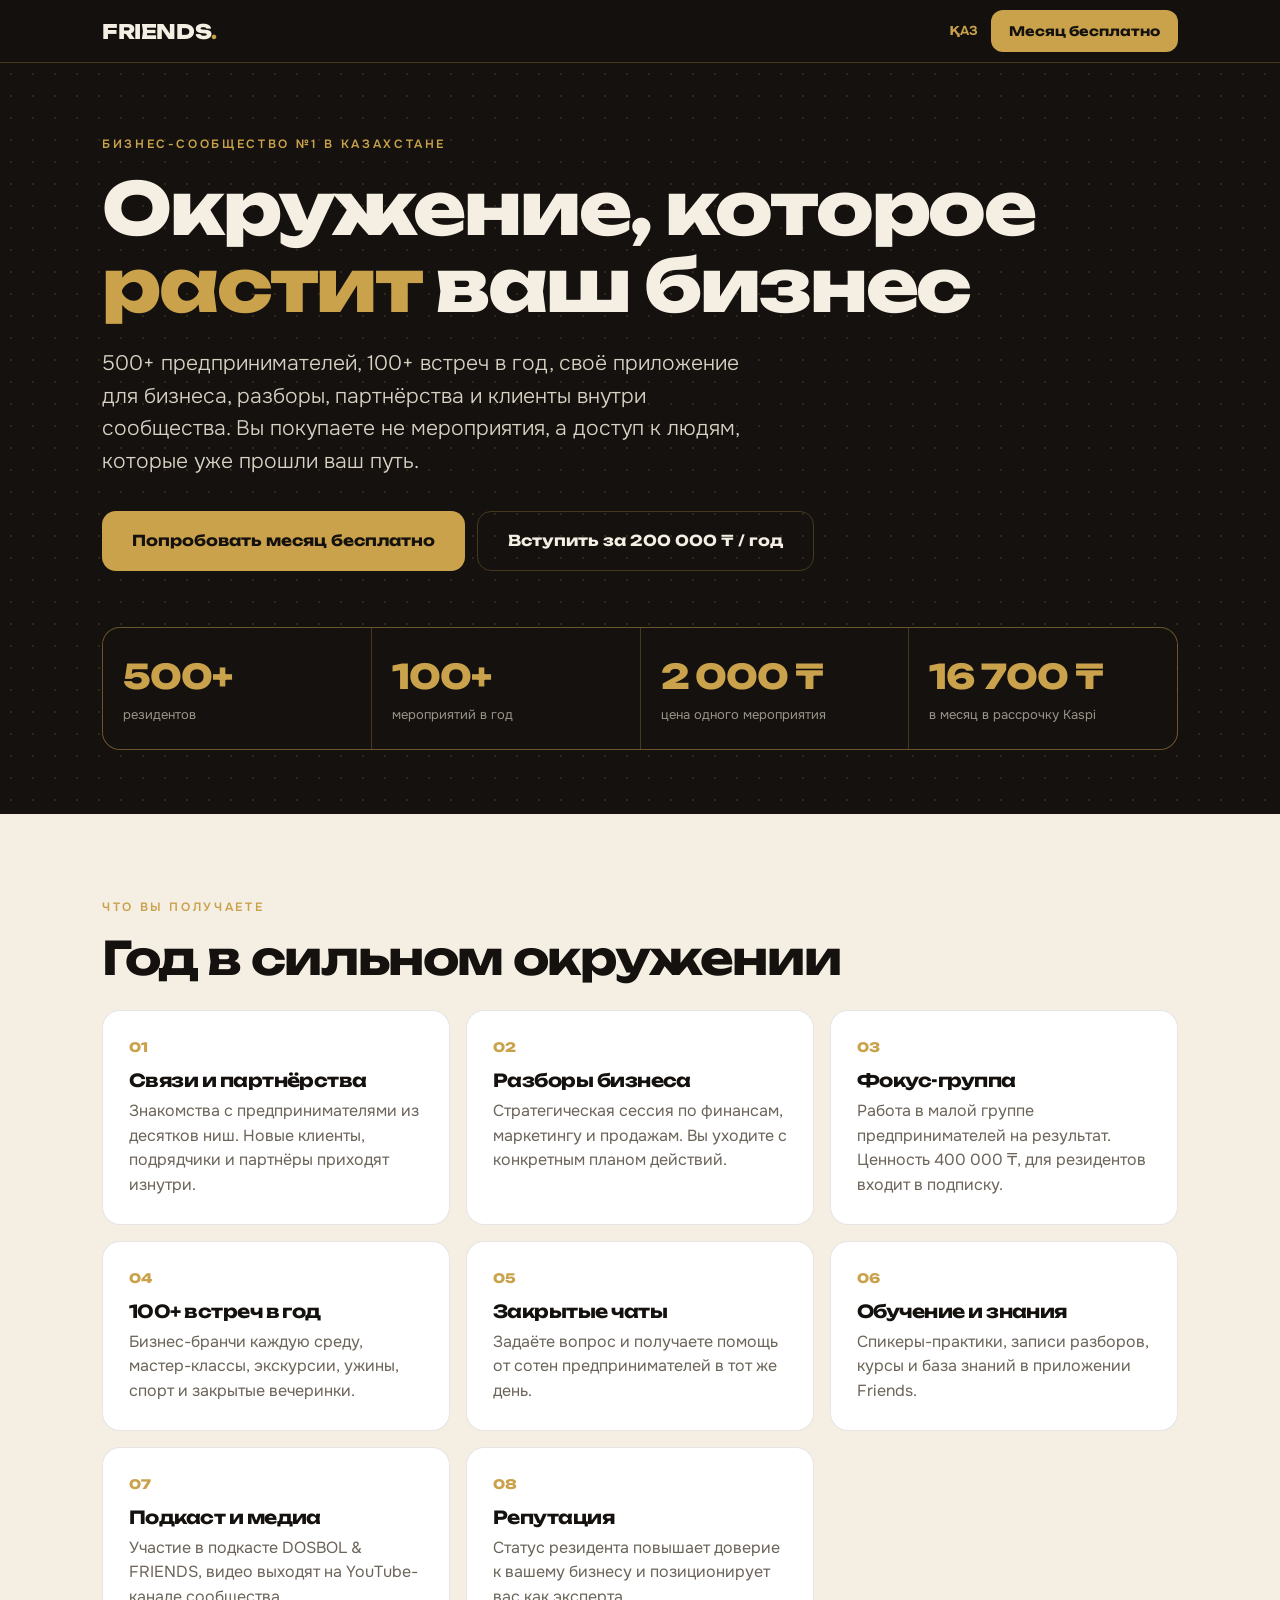
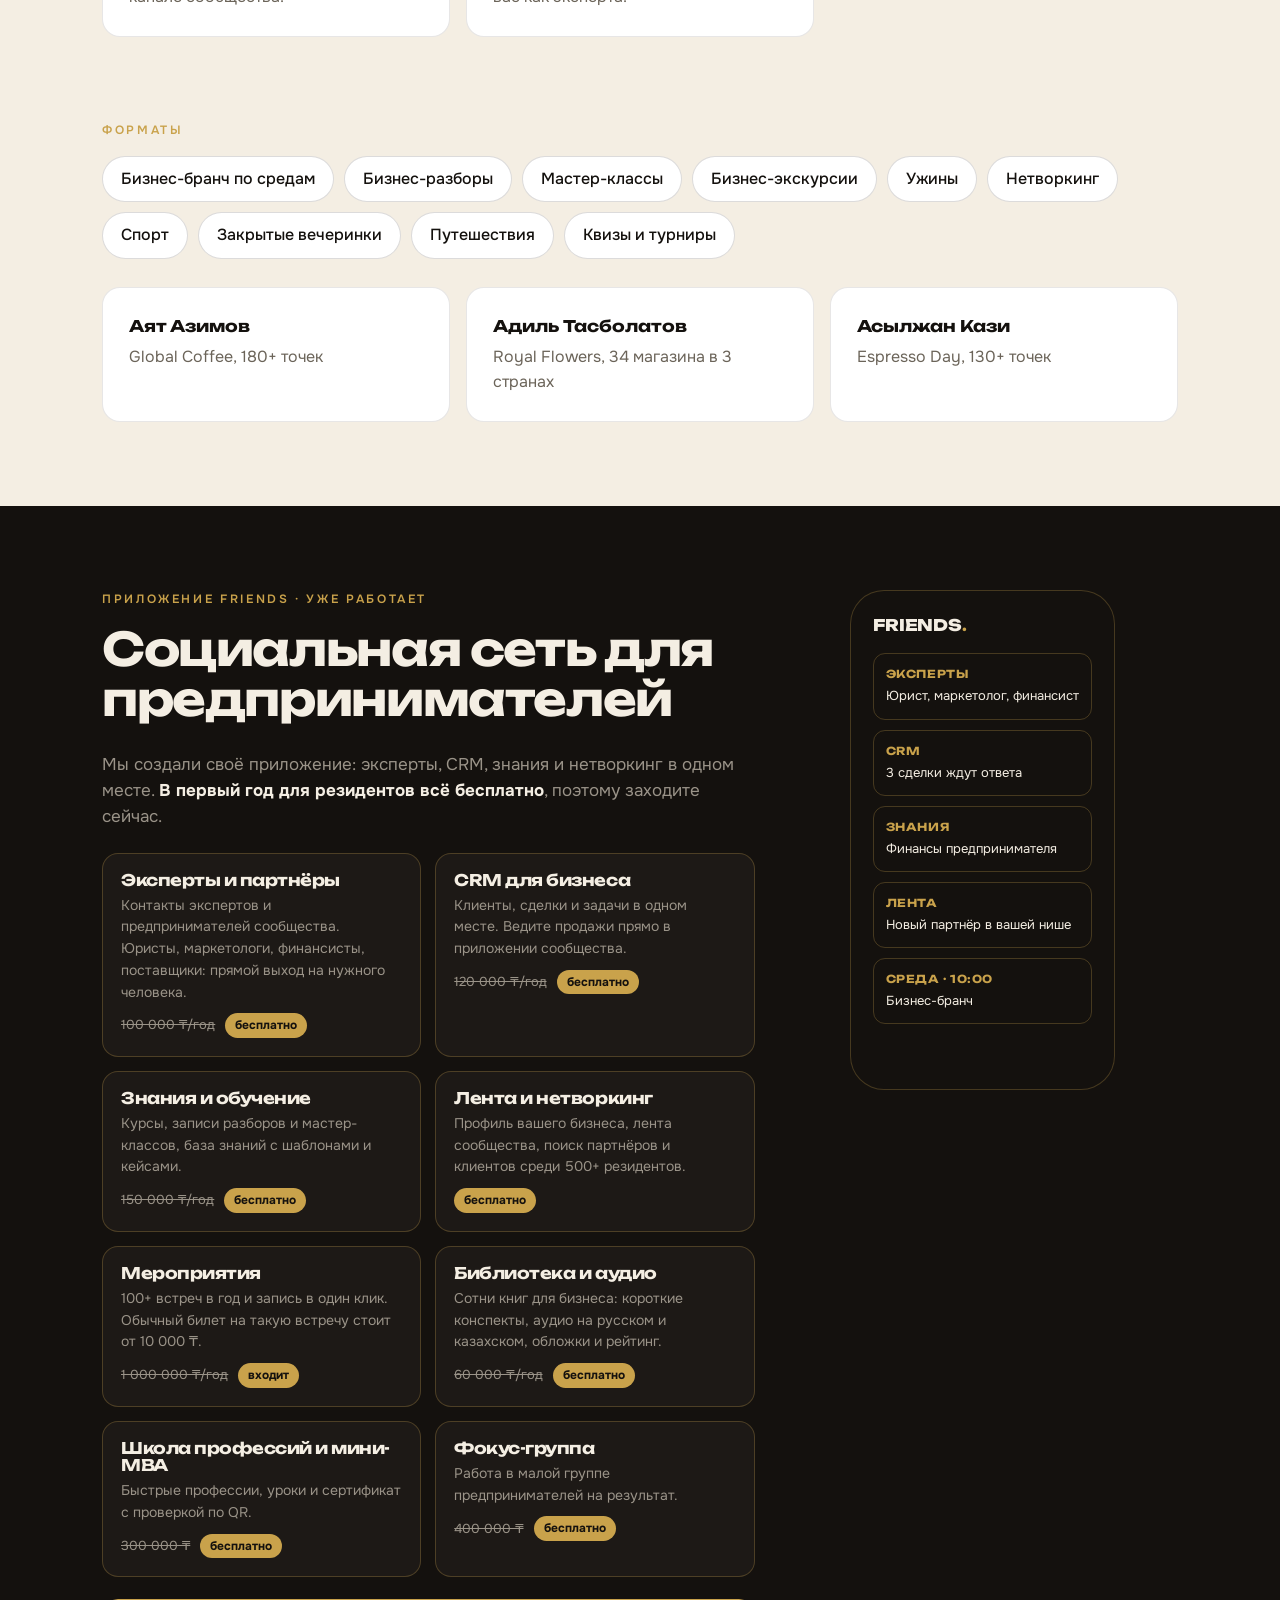
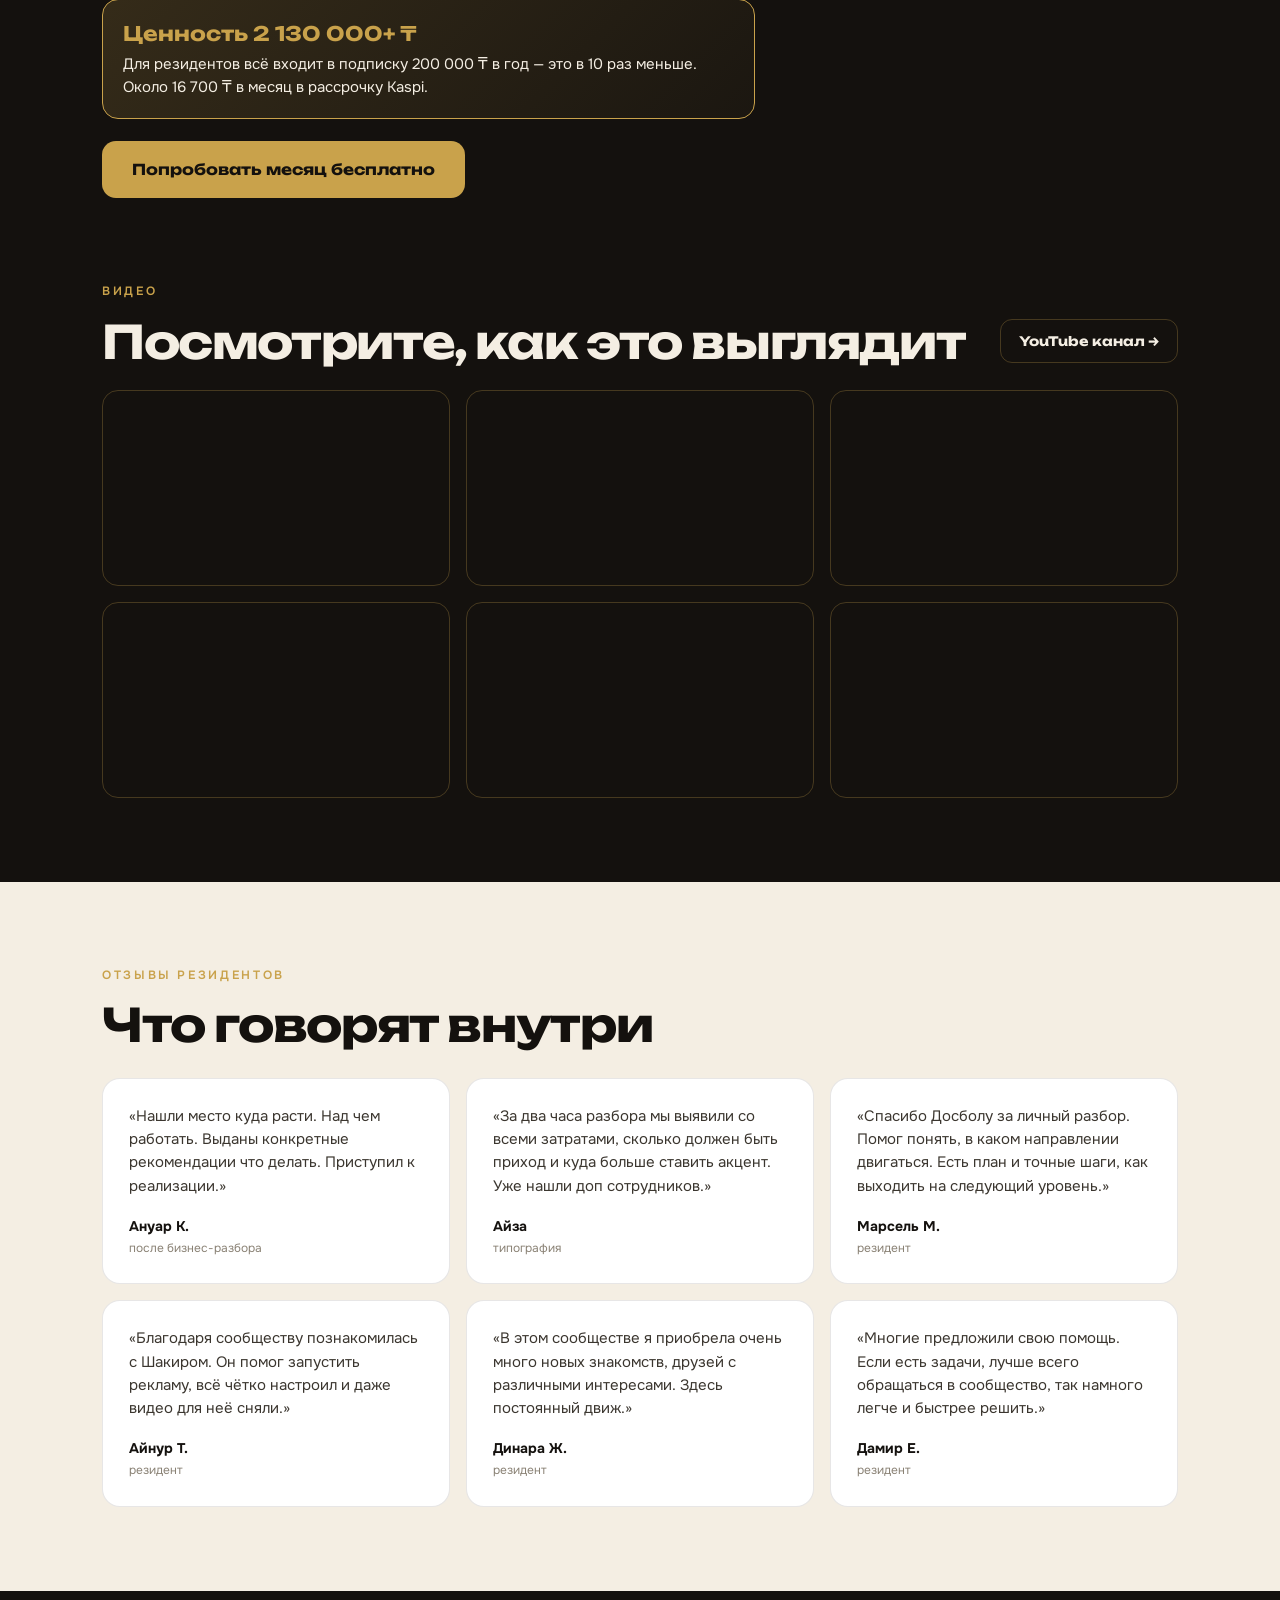
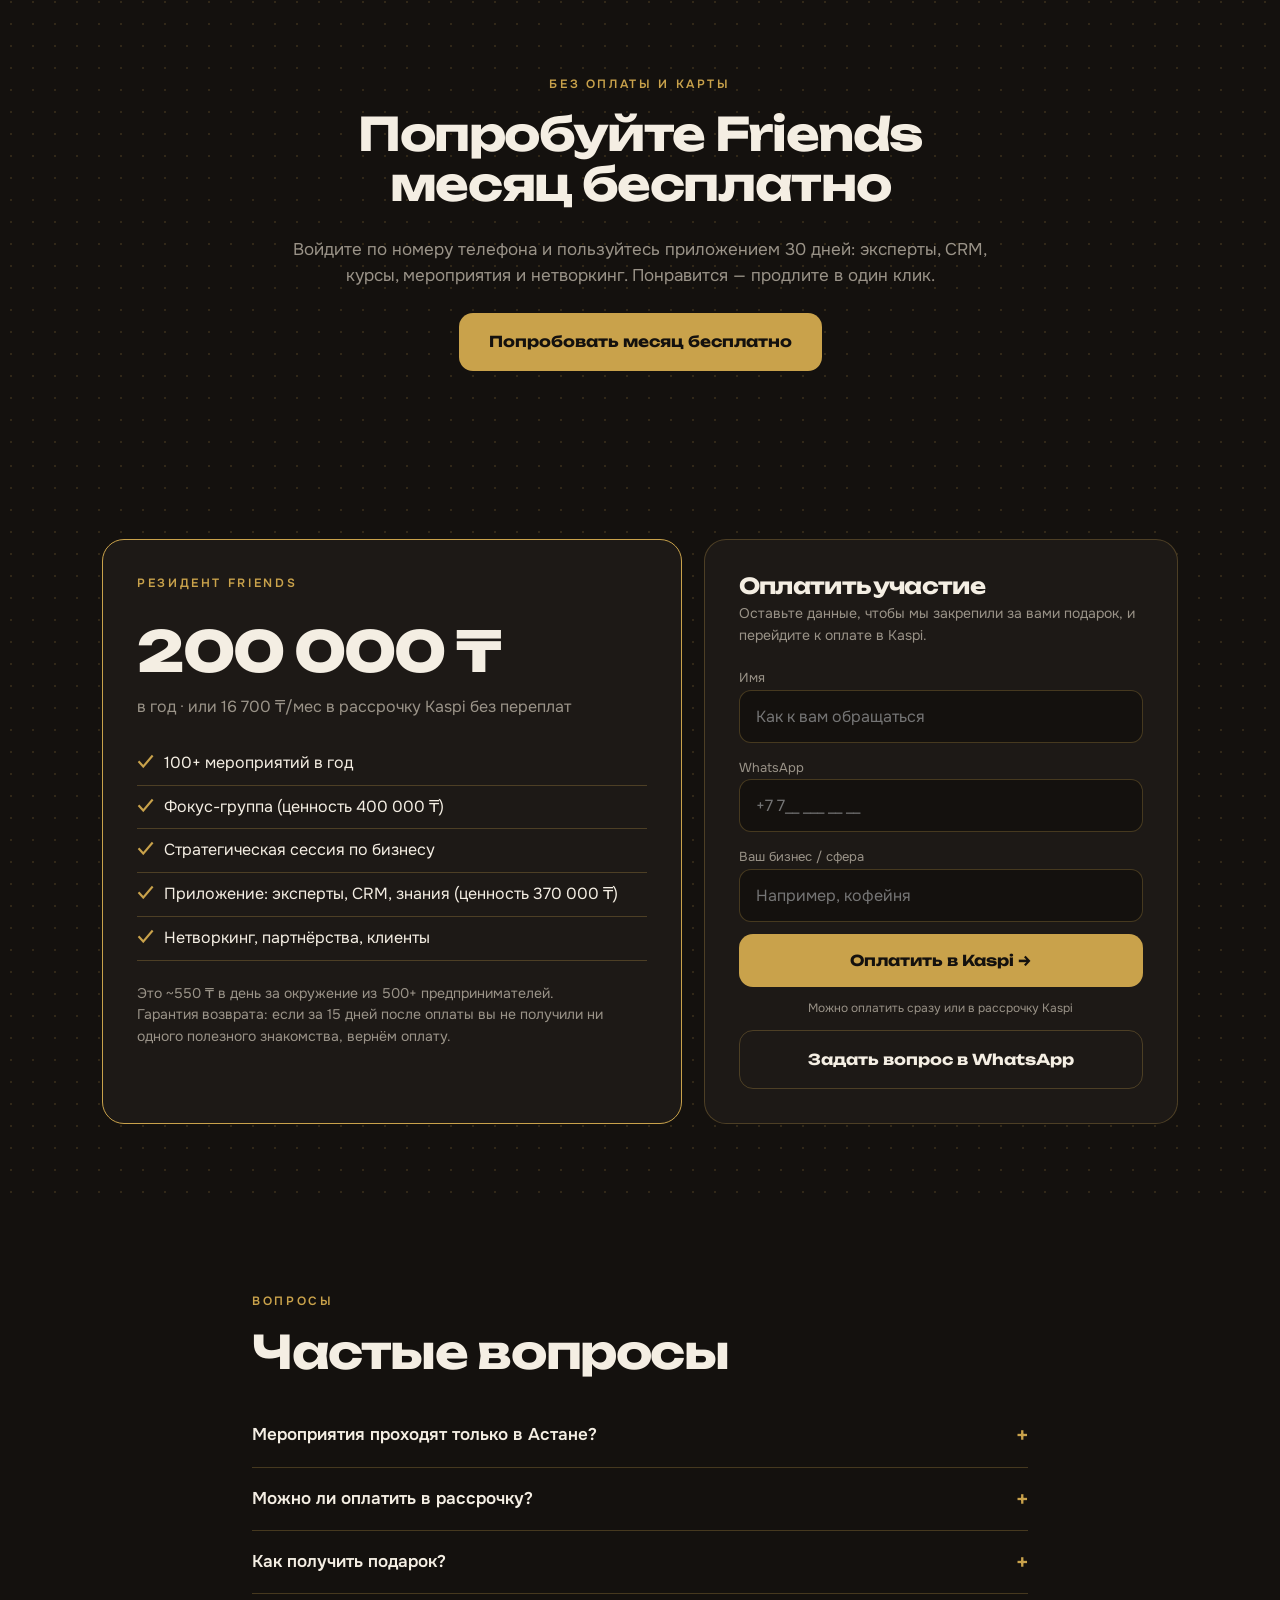
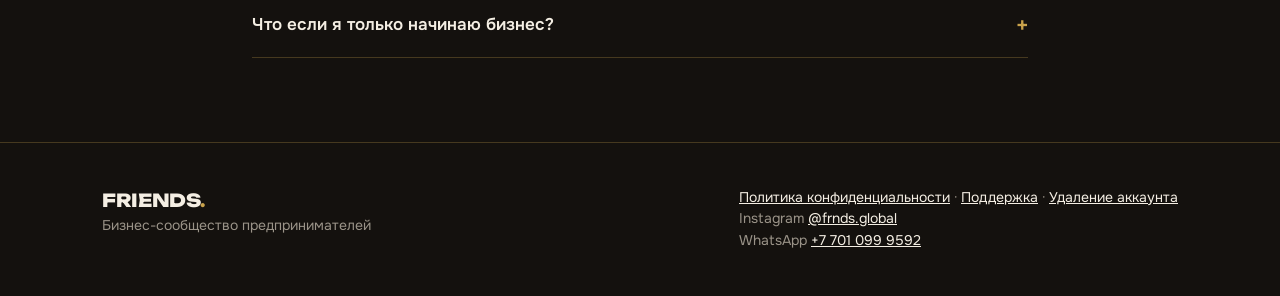
<file: index.html>
<!doctype html>
<html lang="ru">
<head>
<meta charset="utf-8">
<meta name="viewport" content="width=device-width, initial-scale=1">
<title>FRIENDS. Бизнес-сообщество предпринимателей Казахстана</title>
<meta name="description" content="500+ предпринимателей, 100+ встреч в год, приложение для бизнеса, разборы и партнёрства. Вступить в Friends.">
<meta property="og:title" content="FRIENDS. Бизнес-сообщество предпринимателей Казахстана">
<meta property="og:description" content="500+ предпринимателей, 100+ встреч в год, приложение для бизнеса, разборы и партнёрства. Вступить в Friends.">
<meta property="og:type" content="website">
<meta property="og:url" content="https://friendscommunity.kz">
<meta property="og:image" content="https://friendscommunity.kz/academy/poster-feed.png">
<meta name="facebook-domain-verification" content="se83okx91on8193wa7wnhzcaa09950">
<meta name="format-detection" content="telephone=no">
<meta name="theme-color" content="#14110E">
<link rel="icon" href="icon.svg" type="image/svg+xml">
<link rel="apple-touch-icon" href="apple-touch-icon.png">
<link rel="preconnect" href="https://fonts.googleapis.com">
<link href="https://fonts.googleapis.com/css2?family=Unbounded:wght@600;700;800&family=Onest:wght@300;400;500;600&display=swap" rel="stylesheet">
<style>@charset "utf-8";

:root { --bg: #14110E; --bg2: #1d1916; --cream: #F4EEE3; --gold: #C9A24B; --gold2: #D9BD7B; --muted: #9a9388; --line: rgba(201,162,75,.28); }

.frx * { box-sizing: border-box; margin: 0px; padding: 0px; }

html { scroll-behavior: smooth; }

body { background: rgb(20, 17, 14) !important; }

.frx { background: var(--bg); color: var(--cream); font-family: Onest, system-ui, sans-serif; font-weight: 400; line-height: 1.55; -webkit-font-smoothing: antialiased; }

.frx .dots { background-image: radial-gradient(rgba(201, 162, 75, 0.16) 1px, transparent 1px); background-size: 22px 22px; }

.frx .wrap { max-width: 1120px; margin: 0px auto; padding: 0px 22px; }

.frx h1, .frx h2, .frx h3 { font-family: Unbounded, sans-serif; letter-spacing: -0.03em; line-height: 1.08; }

.frx h1 { font-size: clamp(34px, 6.4vw, 72px); font-weight: 800; }

.frx h2 { font-size: clamp(26px, 4vw, 46px); font-weight: 700; margin-bottom: 28px; }

.frx h3 { font-size: 18px; font-weight: 700; margin-bottom: 8px; }

.frx .eyebrow { font-size: 12px; letter-spacing: 0.22em; text-transform: uppercase; color: var(--gold); font-weight: 600; margin-bottom: 16px; display: block; }

.frx .gold { color: var(--gold); }

.frx section { padding: 84px 0px; }

.frx .cream { background: var(--cream); color: var(--bg); }

.frx .cream .muted { color: rgb(107, 100, 89); }

.frx .muted { color: var(--muted); }

.frx nav { position: sticky; top: 0px; z-index: 20; background: rgba(20, 17, 14, 0.86); backdrop-filter: blur(10px); border-bottom: 1px solid var(--line); }

.frx nav .wrap { display: flex; align-items: center; justify-content: space-between; height: 62px; }

.frx .logo { font-family: Unbounded; font-weight: 800; font-size: 20px; letter-spacing: -0.02em; }

.frx .logo b { color: var(--gold); }

.frx .btn { display: inline-flex; align-items: center; justify-content: center; gap: 8px; background: var(--gold); color: var(--bg); font-family: Unbounded; font-weight: 700; font-size: 15px; padding: 17px 30px; border-radius: 14px; border: 0px; cursor: pointer; text-decoration: none; transition: 0.2s; }

.frx .btn:hover { background: var(--gold2); transform: translateY(-1px); }

.frx .btn.sm { padding: 11px 18px; font-size: 13px; border-radius: 12px; }

.frx .btn.ghost { background: transparent; color: var(--cream); border: 1px solid var(--line); }

.frx .btn.ghost:hover { border-color: var(--gold); }

.frx .hero { padding: 72px 0px 64px; position: relative; overflow: hidden; }

.frx .ref { display: none; align-items: center; gap: 12px; border: 1px solid var(--line); background: rgba(201, 162, 75, 0.08); border-radius: 16px; padding: 12px 16px; margin-bottom: 28px; max-width: 560px; }

.frx .ref.on { display: flex; }

.frx .ref .av { width: 42px; height: 42px; border-radius: 50%; background: var(--gold); color: var(--bg); font-family: Unbounded; font-weight: 800; display: flex; align-items: center; justify-content: center; flex-shrink: 0; overflow: hidden; }

.frx .ref .av img { width: 100%; height: 100%; object-fit: cover; }

.frx .ref small { display: block; color: var(--muted); font-size: 12px; }

.frx .hero p.lead { font-size: clamp(17px, 2vw, 21px); color: rgb(216, 209, 196); max-width: 640px; margin: 22px 0px 34px; font-weight: 300; }

.frx .cta-row { display: flex; gap: 12px; flex-wrap: wrap; }

.frx .stats { display: grid; grid-template-columns: repeat(4, 1fr); gap: 1px; background: var(--line); border: 1px solid var(--line); border-radius: 18px; overflow: hidden; margin-top: 56px; }

.frx .stats div { background: var(--bg); padding: 22px 20px; }

.frx .stats b { font-family: Unbounded; font-size: clamp(22px, 3vw, 34px); font-weight: 800; color: var(--gold); display: block; letter-spacing: -0.03em; }

.frx .stats span { font-size: 13px; color: var(--muted); }

.frx .gift { border: 1px solid var(--gold); border-radius: 18px; padding: 26px; background: linear-gradient(135deg, rgba(201, 162, 75, 0.16), rgba(201, 162, 75, 0.03)); display: flex; gap: 20px; align-items: center; margin-top: 28px; max-width: 720px; }

.frx .gift .ic { font-size: 38px; }

.frx .gift b { font-family: Unbounded; font-size: 17px; display: block; margin-bottom: 4px; }

.frx .grid { display: grid; gap: 16px; }

.frx .g3 { grid-template-columns: repeat(3, 1fr); }

.frx .g2 { grid-template-columns: repeat(2, 1fr); }

.frx .card { border: 1px solid var(--line); border-radius: 18px; padding: 26px; background: var(--bg2); }

.frx .cream .card { background: rgb(255, 255, 255); border-color: rgba(20, 17, 14, 0.1); }

.frx .card .n { font-family: Unbounded; color: var(--gold); font-weight: 800; font-size: 13px; margin-bottom: 14px; display: block; }

.frx .chips { display: flex; flex-wrap: wrap; gap: 10px; }

.frx .chip { border: 1px solid rgba(20, 17, 14, 0.15); border-radius: 100px; padding: 10px 18px; font-weight: 500; background: rgb(255, 255, 255); }

.frx .names { display: grid; grid-template-columns: repeat(3, 1fr); gap: 16px; margin-top: 28px; }

.frx .names .card b { font-family: Unbounded; font-size: 16px; display: block; margin-bottom: 6px; }

.frx .rev { display: grid; grid-template-columns: repeat(3, 1fr); gap: 16px; }

.frx .rev .card p { font-size: 15px; color: rgb(59, 54, 47); margin-bottom: 16px; }

.frx .rev .card b { font-size: 14px; }

.frx .rev .card small { display: block; color: rgb(138, 130, 117); font-size: 12px; }

.frx .videos { display: grid; grid-template-columns: repeat(3, 1fr); gap: 16px; }

.frx .vid { aspect-ratio: 16 / 9; border-radius: 16px; overflow: hidden; border: 1px solid var(--line); }

.frx .vid iframe { width: 100%; height: 100%; border: 0px; }

.frx .yt { display: flex; align-items: center; justify-content: space-between; gap: 20px; flex-wrap: wrap; }

.frx .price { display: grid; grid-template-columns: 1.1fr 0.9fr; gap: 22px; align-items: stretch; }

.frx .pcard { border: 1px solid var(--gold); border-radius: 22px; padding: 34px; background: var(--bg2); position: relative; }

.frx .pcard .big { font-family: Unbounded; font-size: clamp(38px, 5vw, 56px); font-weight: 800; letter-spacing: -0.04em; }

.frx .pcard ul { list-style: none; margin: 22px 0px; }

.frx .pcard li { padding: 9px 0px; border-bottom: 1px solid var(--line); display: flex; gap: 10px; }

.frx .pcard li::before { content: "✓"; color: var(--gold); font-weight: 700; }

.frx form { display: flex; flex-direction: column; gap: 12px; }

.frx label { font-size: 13px; color: var(--muted); }

.frx input { width: 100%; background: var(--bg); border: 1px solid var(--line); border-radius: 12px; padding: 15px 16px; color: var(--cream); font-family: Onest; font-size: 16px; outline: none; }

.frx input:focus { border-color: var(--gold); }

.frx .note { font-size: 12px; color: var(--muted); text-align: center; }

.frx .app { display: grid; grid-template-columns: 1fr 1fr; gap: 28px; align-items: center; }

.frx .phone { border: 1px solid var(--line); border-radius: 34px; padding: 22px; background: var(--bg); max-width: 300px; margin: 0px auto; aspect-ratio: 9 / 17; display: flex; flex-direction: column; gap: 10px; }

.frx .phone .row { border: 1px solid var(--line); border-radius: 12px; padding: 12px; font-size: 13px; }

.frx .phone .row b { color: var(--gold); font-family: Unbounded; font-size: 11px; display: block; margin-bottom: 3px; letter-spacing: 0.05em; }

.frx details { border-bottom: 1px solid var(--line); padding: 18px 0px; }

.frx summary { cursor: pointer; font-weight: 600; font-size: 17px; list-style: none; }

.frx summary::after { content: "+"; float: right; color: var(--gold); font-family: Unbounded; }

.frx details[open] summary::after { content: "–"; }

.frx details p { margin-top: 10px; color: rgb(207, 200, 187); }

.frx footer { padding: 44px 0px; border-top: 1px solid var(--line); font-size: 14px; color: var(--muted); }

.frx footer .wrap { display: flex; justify-content: space-between; gap: 20px; flex-wrap: wrap; }

.frx footer a { color: var(--cream); }

.frx .sticky { position: fixed; bottom: 14px; left: 14px; right: 14px; z-index: 30; display: none; }

.frx .sticky .btn { width: 100%; }

.frx .ov { position: fixed; inset: 0px; background: rgba(20, 17, 14, 0.92); z-index: 50; display: none; align-items: center; justify-content: center; text-align: center; padding: 30px; }

.frx .ov.on { display: flex; }

@media (max-width: 860px) {
  .frx .g3, .frx .g2, .frx .rev, .frx .videos, .frx .names, .frx .price, .frx .app { grid-template-columns: 1fr; }
  .frx .stats { grid-template-columns: repeat(2, 1fr); }
  .frx section { padding: 64px 0px; }
  .frx .sticky { display: block; }
  .frx nav .btn { padding: 9px 14px; font-size: 12px; border-radius: 10px; }
}

.frx .vals { display: grid; grid-template-columns: repeat(2, 1fr); gap: 14px; margin-bottom: 22px; }

.frx .val { border: 1px solid var(--line); border-radius: 16px; padding: 18px; background: var(--bg2); }

.frx .val h3 { font-size: 16px; margin-bottom: 6px; }

.frx .val p { font-size: 14px; color: var(--muted); margin-bottom: 10px; }

.frx .pr { display: flex; align-items: center; gap: 10px; font-size: 13px; }

.frx .pr s { color: var(--muted); }

.frx .pr b { color: var(--bg); background: var(--gold); border-radius: 100px; padding: 3px 10px; font-weight: 700; font-size: 12px; }

.frx .total { border: 1px solid var(--gold); border-radius: 16px; padding: 18px 20px; background: linear-gradient(135deg, rgba(201, 162, 75, 0.18), rgba(201, 162, 75, 0.04)); margin-bottom: 22px; font-size: 15px; }

.frx .total b { font-family: Unbounded; color: var(--gold); font-size: 20px; display: block; margin-bottom: 4px; }

.frx .app2 { display: grid; grid-template-columns: 1.25fr 0.75fr; gap: 32px; align-items: start; }

@media (max-width: 860px) {
  .frx .vals, .frx .app2 { grid-template-columns: 1fr; }
}</style>
<style>body{margin:0}.frx .lang{color:var(--gold);font-weight:700;font-size:13px;text-decoration:none;padding:6px 4px;letter-spacing:.04em}.frx nav .btn.sm{white-space:nowrap}.frx .ns{display:none}@media(max-width:420px){.frx nav .btn.sm{padding:9px 12px;font-size:12.5px}.frx nav .logo{font-size:19px}.frx .nl{display:none}.frx .ns{display:inline}}</style>
<script>!function(f,b,e,v,n,t,s){if(f.fbq)return;n=f.fbq=function(){n.callMethod?n.callMethod.apply(n,arguments):n.queue.push(arguments)};if(!f._fbq)f._fbq=n;n.push=n;n.loaded=!0;n.version='2.0';n.queue=[];t=b.createElement(e);t.async=!0;t.src=v;s=b.getElementsByTagName(e)[0];s.parentNode.insertBefore(t,s)}(window,document,'script','https://connect.facebook.net/en_US/fbevents.js');fbq('init','194551026765792');fbq('init','1106102117865663');fbq('track','PageView');</script>
</head>
<body>
<div class="frx"> <nav><div class="wrap"> <div class="logo">FRIENDS<b>.</b></div> <span style="display:flex;gap:8px;align-items:center"><a href="kk/" class="lang" hreflang="kk">ҚАЗ</a><a href="live/" data-app-link class="btn sm"><span class="nl">Месяц бесплатно</span><span class="ns">Бесплатно</span></a></span> </div></nav> <header class="hero dots"> <div class="wrap"> <div class="ref" id="ref"> <div class="av" id="refAv">F</div> <div><small>Вас пригласил(а)</small><b id="refName">Друг сообщества</b></div> </div> <span class="eyebrow">Бизнес-сообщество №1 в Казахстане</span> <h1>Окружение, которое <span class="gold">растит</span> ваш бизнес</h1> <p class="lead">500+ предпринимателей, 100+ встреч в год, своё приложение для бизнеса, разборы, партнёрства и клиенты внутри сообщества. Вы покупаете не мероприятия, а доступ к людям, которые уже прошли ваш путь.</p> <div class="cta-row"> <a href="live/" data-app-link class="btn">Попробовать месяц бесплатно</a> <a href="#pay" class="btn ghost">Вступить за 200 000 ₸ / год</a> </div>  <div class="stats"> <div><b>500+</b><span>резидентов</span></div> <div><b>100+</b><span>мероприятий в год</span></div> <div><b>2 000 ₸</b><span>цена одного мероприятия</span></div> <div><b>16 700 ₸</b><span>в месяц в рассрочку Kaspi</span></div> </div> </div> </header> <section class="cream" id="about"> <div class="wrap"> <span class="eyebrow">Что вы получаете</span> <h2>Год в сильном окружении</h2> <div class="grid g3"> <div class="card"><span class="n">01</span><h3>Связи и партнёрства</h3><p class="muted">Знакомства с предпринимателями из десятков ниш. Новые клиенты, подрядчики и партнёры приходят изнутри.</p></div> <div class="card"><span class="n">02</span><h3>Разборы бизнеса</h3><p class="muted">Стратегическая сессия по финансам, маркетингу и продажам. Вы уходите с конкретным планом действий.</p></div> <div class="card"><span class="n">03</span><h3>Фокус-группа</h3><p class="muted">Работа в малой группе предпринимателей на результат. Ценность 400 000 ₸, для резидентов входит в подписку.</p></div> <div class="card"><span class="n">04</span><h3>100+ встреч в год</h3><p class="muted">Бизнес-бранчи каждую среду, мастер-классы, экскурсии, ужины, спорт и закрытые вечеринки.</p></div> <div class="card"><span class="n">05</span><h3>Закрытые чаты</h3><p class="muted">Задаёте вопрос и получаете помощь от сотен предпринимателей в тот же день.</p></div> <div class="card"><span class="n">06</span><h3>Обучение и знания</h3><p class="muted">Спикеры-практики, записи разборов, курсы и база знаний в приложении Friends.</p></div> <div class="card"><span class="n">07</span><h3>Подкаст и медиа</h3><p class="muted">Участие в подкасте DOSBOL &amp; FRIENDS, видео выходят на YouTube-канале сообщества.</p></div> <div class="card"><span class="n">08</span><h3>Репутация</h3><p class="muted">Статус резидента повышает доверие к вашему бизнесу и позиционирует вас как эксперта.</p></div> </div> </div> </section> <section class="cream" style="padding-top:0"> <div class="wrap"> <span class="eyebrow">Форматы</span> <div class="chips"> <span class="chip">Бизнес-бранч по средам</span><span class="chip">Бизнес-разборы</span><span class="chip">Мастер-классы</span><span class="chip">Бизнес-экскурсии</span><span class="chip">Ужины</span><span class="chip">Нетворкинг</span><span class="chip">Спорт</span><span class="chip">Закрытые вечеринки</span><span class="chip">Путешествия</span><span class="chip">Квизы и турниры</span> </div> <div class="names"> <div class="card"><b>Аят Азимов</b><span class="muted">Global Coffee, 180+ точек</span></div> <div class="card"><b>Адиль Тасболатов</b><span class="muted">Royal Flowers, 34 магазина в 3 странах</span></div> <div class="card"><b>Асылжан Кази</b><span class="muted">Espresso Day, 130+ точек</span></div> </div> </div> </section> <section> <div class="wrap app2"> <div> <span class="eyebrow">Приложение Friends · уже работает</span> <h2>Социальная сеть для предпринимателей</h2> <p class="muted" style="font-size:17px;margin-bottom:22px">Мы создали своё приложение: эксперты, CRM, знания и нетворкинг в одном месте. <b style="color:var(--cream)">В первый год для резидентов всё бесплатно</b>, поэтому заходите сейчас.</p> <div class="vals"> <div class="val"><h3>Эксперты и партнёры</h3><p>Контакты экспертов и предпринимателей сообщества. Юристы, маркетологи, финансисты, поставщики: прямой выход на нужного человека.</p><div class="pr"><s>100 000 ₸/год</s><b>бесплатно</b></div></div> <div class="val"><h3>CRM для бизнеса</h3><p>Клиенты, сделки и задачи в одном месте. Ведите продажи прямо в приложении сообщества.</p><div class="pr"><s>120 000 ₸/год</s><b>бесплатно</b></div></div> <div class="val"><h3>Знания и обучение</h3><p>Курсы, записи разборов и мастер-классов, база знаний с шаблонами и кейсами.</p><div class="pr"><s>150 000 ₸/год</s><b>бесплатно</b></div></div> <div class="val"><h3>Лента и нетворкинг</h3><p>Профиль вашего бизнеса, лента сообщества, поиск партнёров и клиентов среди 500+ резидентов.</p><div class="pr"><b>бесплатно</b></div></div> <div class="val"><h3>Мероприятия</h3><p>100+ встреч в год и запись в один клик. Обычный билет на такую встречу стоит от 10 000 ₸.</p><div class="pr"><s>1 000 000 ₸/год</s><b>входит</b></div></div> <div class="val"><h3>Библиотека и аудио</h3><p>Сотни книг для бизнеса: короткие конспекты, аудио на русском и казахском, обложки и рейтинг.</p><div class="pr"><s>60 000 ₸/год</s><b>бесплатно</b></div></div> <div class="val"><h3>Школа профессий и мини-MBA</h3><p>Быстрые профессии, уроки и сертификат с проверкой по QR.</p><div class="pr"><s>300 000 ₸</s><b>бесплатно</b></div></div> <div class="val"><h3>Фокус-группа</h3><p>Работа в малой группе предпринимателей на результат.</p><div class="pr"><s>400 000 ₸</s><b>бесплатно</b></div></div> </div> <div class="total"><b>Ценность 2 130 000+ ₸</b>Для резидентов всё входит в подписку 200 000 ₸ в год — это в 10 раз меньше. Около 16 700 ₸ в месяц в рассрочку Kaspi.</div> <a href="live/" data-app-link class="btn">Попробовать месяц бесплатно</a> </div> <div class="phone dots"> <div class="logo" style="font-size:16px;margin-bottom:6px">FRIENDS<b>.</b></div> <div class="row"><b>ЭКСПЕРТЫ</b>Юрист, маркетолог, финансист</div> <div class="row"><b>CRM</b>3 сделки ждут ответа</div> <div class="row"><b>ЗНАНИЯ</b>Финансы предпринимателя</div> <div class="row"><b>ЛЕНТА</b>Новый партнёр в вашей нише</div> <div class="row"><b>СРЕДА · 10:00</b>Бизнес-бранч</div> </div> </div> </section> <section style="padding-top:0" id="vsec"> <div class="wrap"> <span class="eyebrow">Видео</span> <div class="yt" style="margin-bottom:24px"><h2 style="margin:0">Посмотрите, как это выглядит</h2><a class="btn ghost sm" href="https://www.youtube.com/@Podcast.Dosbol" target="_blank" rel="noopener">YouTube канал →</a></div> <div class="videos" id="videos"></div> </div> </section> <section class="cream"> <div class="wrap"> <span class="eyebrow">Отзывы резидентов</span> <h2>Что говорят внутри</h2> <div class="rev"> <div class="card"><p>«Нашли место куда расти. Над чем работать. Выданы конкретные рекомендации что делать. Приступил к реализации.»</p><b>Ануар К.</b><small>после бизнес-разбора</small></div> <div class="card"><p>«За два часа разбора мы выявили со всеми затратами, сколько должен быть приход и куда больше ставить акцент. Уже нашли доп сотрудников.»</p><b>Айза</b><small>типография</small></div> <div class="card"><p>«Спасибо Досболу за личный разбор. Помог понять, в каком направлении двигаться. Есть план и точные шаги, как выходить на следующий уровень.»</p><b>Марсель М.</b><small>резидент</small></div> <div class="card"><p>«Благодаря сообществу познакомилась с Шакиром. Он помог запустить рекламу, всё чётко настроил и даже видео для неё сняли.»</p><b>Айнур Т.</b><small>резидент</small></div> <div class="card"><p>«В этом сообществе я приобрела очень много новых знакомств, друзей с различными интересами. Здесь постоянный движ.»</p><b>Динара Ж.</b><small>резидент</small></div> <div class="card"><p>«Многие предложили свою помощь. Если есть задачи, лучше всего обращаться в сообщество, так намного легче и быстрее решить.»</p><b>Дамир Е.</b><small>резидент</small></div> </div> </div> </section> <section class="dots" id="trial"> <div class="wrap" style="text-align:center;max-width:760px"> <span class="eyebrow">Без оплаты и карты</span> <h2>Попробуйте Friends месяц бесплатно</h2> <p class="muted" style="font-size:17px;margin:12px auto 24px">Войдите по номеру телефона и пользуйтесь приложением 30 дней: эксперты, CRM, курсы, мероприятия и нетворкинг. Понравится — продлите в один клик.</p> <a href="live/" data-app-link class="btn">Попробовать месяц бесплатно</a> </div> </section> <section id="pay" class="dots"> <div class="wrap price"> <div class="pcard"> <span class="eyebrow">Резидент Friends</span> <div class="big">200 000 ₸</div> <div class="muted">в год · или 16 700 ₸/мес в рассрочку Kaspi без переплат</div> <ul> <li>100+ мероприятий в год</li> <li>Фокус-группа (ценность 400 000 ₸)</li> <li>Стратегическая сессия по бизнесу</li> <li>Приложение: эксперты, CRM, знания (ценность 370 000 ₸)</li> <li>Нетворкинг, партнёрства, клиенты</li> </ul> <p class="muted" style="font-size:14px">Это ~550 ₸ в день за окружение из 500+ предпринимателей.</p> <p class="muted" style="font-size:14px">Гарантия возврата: если за 15 дней после оплаты вы не получили ни одного полезного знакомства, вернём оплату.</p> </div> <div class="pcard" style="border-color:var(--line)"> <h3 style="font-size:22px;margin-bottom:6px">Оплатить участие</h3> <p class="muted" style="font-size:14px;margin-bottom:18px">Оставьте данные, чтобы мы закрепили за вами подарок, и перейдите к оплате в Kaspi.</p> <form id="frf"> <div><label>Имя</label><input name="name" required="" placeholder="Как к вам обращаться"></div> <div><label>WhatsApp</label><input name="phone" required="" type="tel" placeholder="+7 7__ ___ __ __"></div> <div><label>Ваш бизнес / сфера</label><input name="biz" placeholder="Например, кофейня"></div> <button class="btn" type="submit">Оплатить в Kaspi →</button> <p class="note">Можно оплатить сразу или в рассрочку Kaspi</p> </form> <a class="btn ghost" id="wa" style="width:100%;margin-top:12px" target="_blank" rel="noopener" href="https://wa.me/77010999592?text=%D0%97%D0%B4%D1%80%D0%B0%D0%B2%D1%81%D1%82%D0%B2%D1%83%D0%B9%D1%82%D0%B5!%20%D0%A5%D0%BE%D1%87%D1%83%20%D0%B2%D1%81%D1%82%D1%83%D0%BF%D0%B8%D1%82%D1%8C%20%D0%B2%20Friends">Задать вопрос в WhatsApp</a> </div> </div> </section> <section> <div class="wrap" style="max-width:820px"> <span class="eyebrow">Вопросы</span> <h2>Частые вопросы</h2> <details><summary>Мероприятия проходят только в Астане?</summary><p>Основные встречи проходят в Астане. Резиденты из других городов пользуются чатами, приложением, онлайн-форматами и приезжают на ключевые события.</p></details> <details><summary>Можно ли оплатить в рассрочку?</summary><p>Да, через Kaspi: около 16 700 ₸ в месяц без переплат.</p></details> <details><summary>Как получить подарок?</summary><p>Оплатите через эту страницу после заполнения формы. Менеджер свяжется с вами в WhatsApp и запишет на разбор.</p></details> <details><summary>Что если я только начинаю бизнес?</summary><p>В сообществе есть и начинающие, и опытные предприниматели. Начинающим окружение даёт больше всего: ответы на вопросы и людей, которые уже прошли этот путь.</p></details> </div> </section> <footer><div class="wrap"> <div><div class="logo" style="font-size:18px;color:var(--cream)">FRIENDS<b>.</b></div>Бизнес-сообщество предпринимателей</div> <div><a href="privacy.html">Политика конфиденциальности</a> · <a href="support.html">Поддержка</a> · <a href="delete-account.html">Удаление аккаунта</a><br>Instagram <a href="https://instagram.com/frnds.global" target="_blank" rel="noopener">@frnds.global</a><br>WhatsApp <a href="https://wa.me/77010999592" target="_blank" rel="noopener">+7 701 099 9592</a></div> </div></footer> <div class="ov" id="ov"><div><div class="logo" style="font-size:28px;margin-bottom:16px">FRIENDS<b>.</b></div><h3>Заявка принята</h3><p class="muted">Переходим к оплате в Kaspi…</p></div></div> </div> <script>
(function(){
var KASPI = "https://pay.kaspi.kz/pay/0ygfmtdw";
var APP = "live/";
var API = "https://api.friendscommunity.kz"; // counts visits and shows any blogger registered in the system
var WA = "77010999592";
var SCRIPT_URL = "lead.php";
var BLOGGERS = {
  kappas: {name:"Азамат Каппас", photo:"", gift:"Месяц Friends бесплатно + бизнес-разбор", giftText:"Только по ссылке Азамата: 30 дней в приложении Friends бесплатно, а при вступлении — личный бизнес-разбор с основателем."}
};
var VIDEOS = ["jZfzWBlJPgA","eNyRFP3947Y","Kv6A1CAVfco","ZnmGq8eBz6k","3E-mzqSy6DQ","x1pbr3Mc4zk"];
function q(k){try{return new URLSearchParams(location.search).get(k)}catch(e){return null}}
var seg=(location.pathname.split("/").filter(Boolean).pop()||"").toLowerCase();
var RESERVED={"":1,"index.html":1,"privacy":1,"support":1,"delete-account":1,"offer":1,"live":1,"app":1,"admin":1,"kk":1,"ru":1,"en":1,"stats":1,"academy":1,"server":1,"landing":1,"terms":1};
var segCode=(/^[a-z0-9_-]{2,40}$/.test(seg)&&!RESERVED[seg])?seg:"";
var code=(q("b")||q("ref")||segCode||"").toLowerCase().replace(/[^a-z0-9_-]/g,"").trim();
try{ if(code) localStorage.setItem("fr_ref",code); else code=localStorage.getItem("fr_ref")||""; }catch(e){}
var B=BLOGGERS[code];
var source=B?code:(code||"site");
if(B){
  document.getElementById("ref").classList.add("on");
  document.getElementById("refName").textContent=B.name;
  var av=document.getElementById("refAv");
  if(B.photo){av.innerHTML='<img src="'+B.photo+'" alt="">'}else{av.textContent=B.name.charAt(0)}
}
var qs=new URLSearchParams(location.search),pass=new URLSearchParams();
if(code)pass.set("ref",code);
["utm_source","utm_medium","utm_campaign","utm_content"].forEach(function(k){var v=qs.get(k);if(!v){try{v=sessionStorage.getItem("fr_"+k)}catch(e){}}if(v){pass.set(k,v);try{sessionStorage.setItem("fr_"+k,v)}catch(e){}}});
if(code&&!pass.get("utm_source"))pass.set("utm_source",code);
if(!pass.get("lang"))pass.set("lang","ru");var appUrl=APP+"?"+pass.toString();
document.querySelectorAll("[data-app-link]").forEach(function(a){a.href=appUrl});
if(API&&code){
  try{var vk="fr_v_"+code+"_"+new Date().toISOString().slice(0,10);if(!localStorage.getItem(vk)){localStorage.setItem(vk,"1");fetch(API+"/v1/public/partners/"+encodeURIComponent(code)+"/visit",{method:"POST",keepalive:true}).catch(function(){})}}catch(e){}
  if(!B)fetch(API+"/v1/public/partners/"+encodeURIComponent(code)).then(function(r){return r.ok?r.json():null}).then(function(d){if(!d)return;document.getElementById("ref").classList.add("on");document.getElementById("refName").textContent=d.name;document.getElementById("refAv").textContent=d.name.charAt(0)}).catch(function(){});
}
// every explicit invite link (owner or blogger): no marketing page, straight to the app (invite banner + sign-in + install hint); the plain site keeps the landing
if((q("b")||q("ref")||segCode)&&!q("stay")){setTimeout(function(){location.replace(appUrl)},250)}
var waText="Здравствуйте! Хочу вступить в Friends"+(B?" (от "+B.name+", код "+code+")":(code?" (код "+code+")":""));
var utmStr=["utm_source","utm_medium","utm_campaign"].map(function(k){return pass.get(k)}).filter(Boolean).join("/");
document.getElementById("wa").href="https://wa.me/"+WA+"?text="+encodeURIComponent(waText);
document.getElementById("wa").addEventListener("click",function(){try{navigator.sendBeacon("lead.php",new URLSearchParams({t:"wa",b:source,utm:utmStr}))}catch(e){}});
var vbox=document.getElementById("videos");
if(VIDEOS.length){VIDEOS.slice(0,6).forEach(function(id){vbox.insertAdjacentHTML("beforeend",'<div class="vid"><iframe loading="lazy" src="https://www.youtube.com/embed/'+id+'" allowfullscreen></iframe></div>')})}
else{document.getElementById("vsec").style.display="none"}
document.getElementById("frf").addEventListener("submit",function(e){
  e.preventDefault();
  var d=new FormData(e.target);
  var p=new URLSearchParams({b:source,name:d.get("name"),phone:d.get("phone"),biz:d.get("biz")||"",page:location.href,utm:utmStr});
  document.getElementById("ov").classList.add("on");
  var done=false,go=function(){if(!done){done=true;location.href=KASPI}};
  if(SCRIPT_URL){fetch(SCRIPT_URL,{method:"POST",mode:"no-cors",body:p}).then(go,go);setTimeout(go,2500);}else{setTimeout(go,900)}
});
})();
</script> 
</body>
</html>
</file>
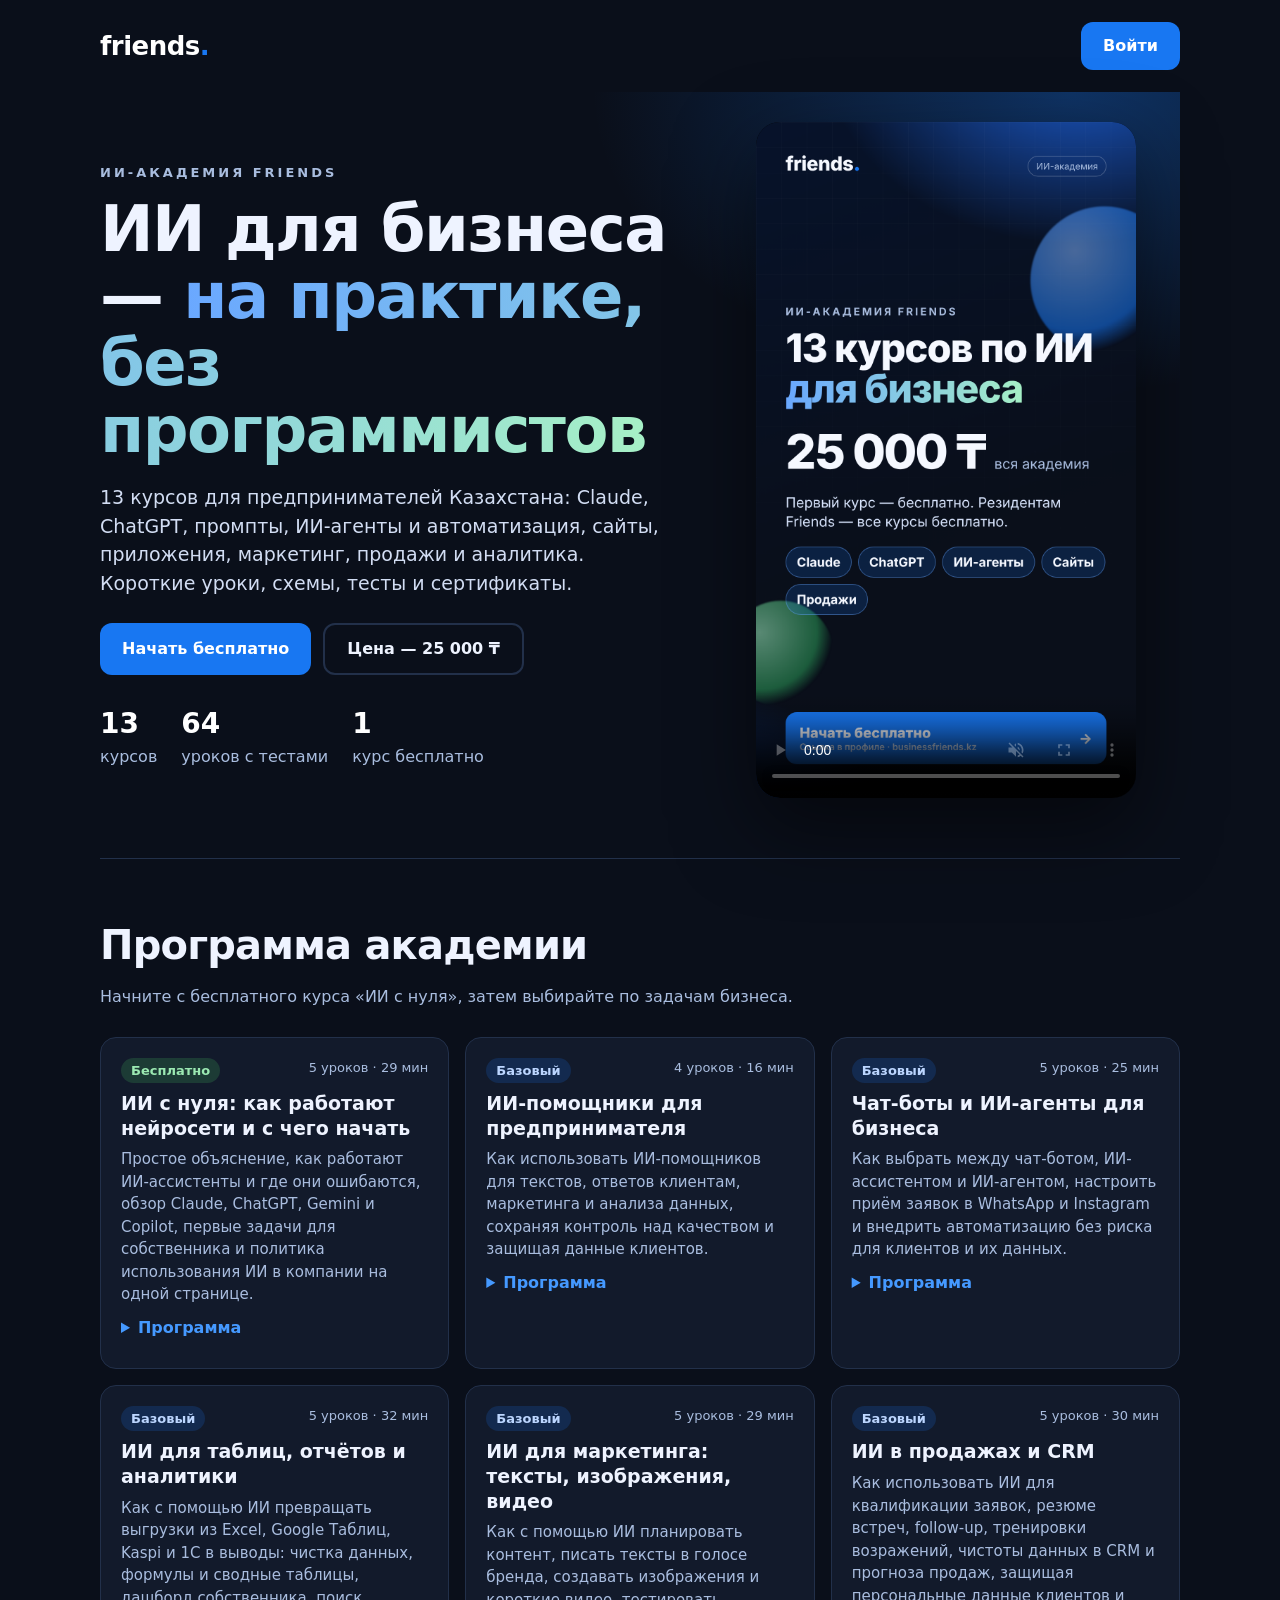
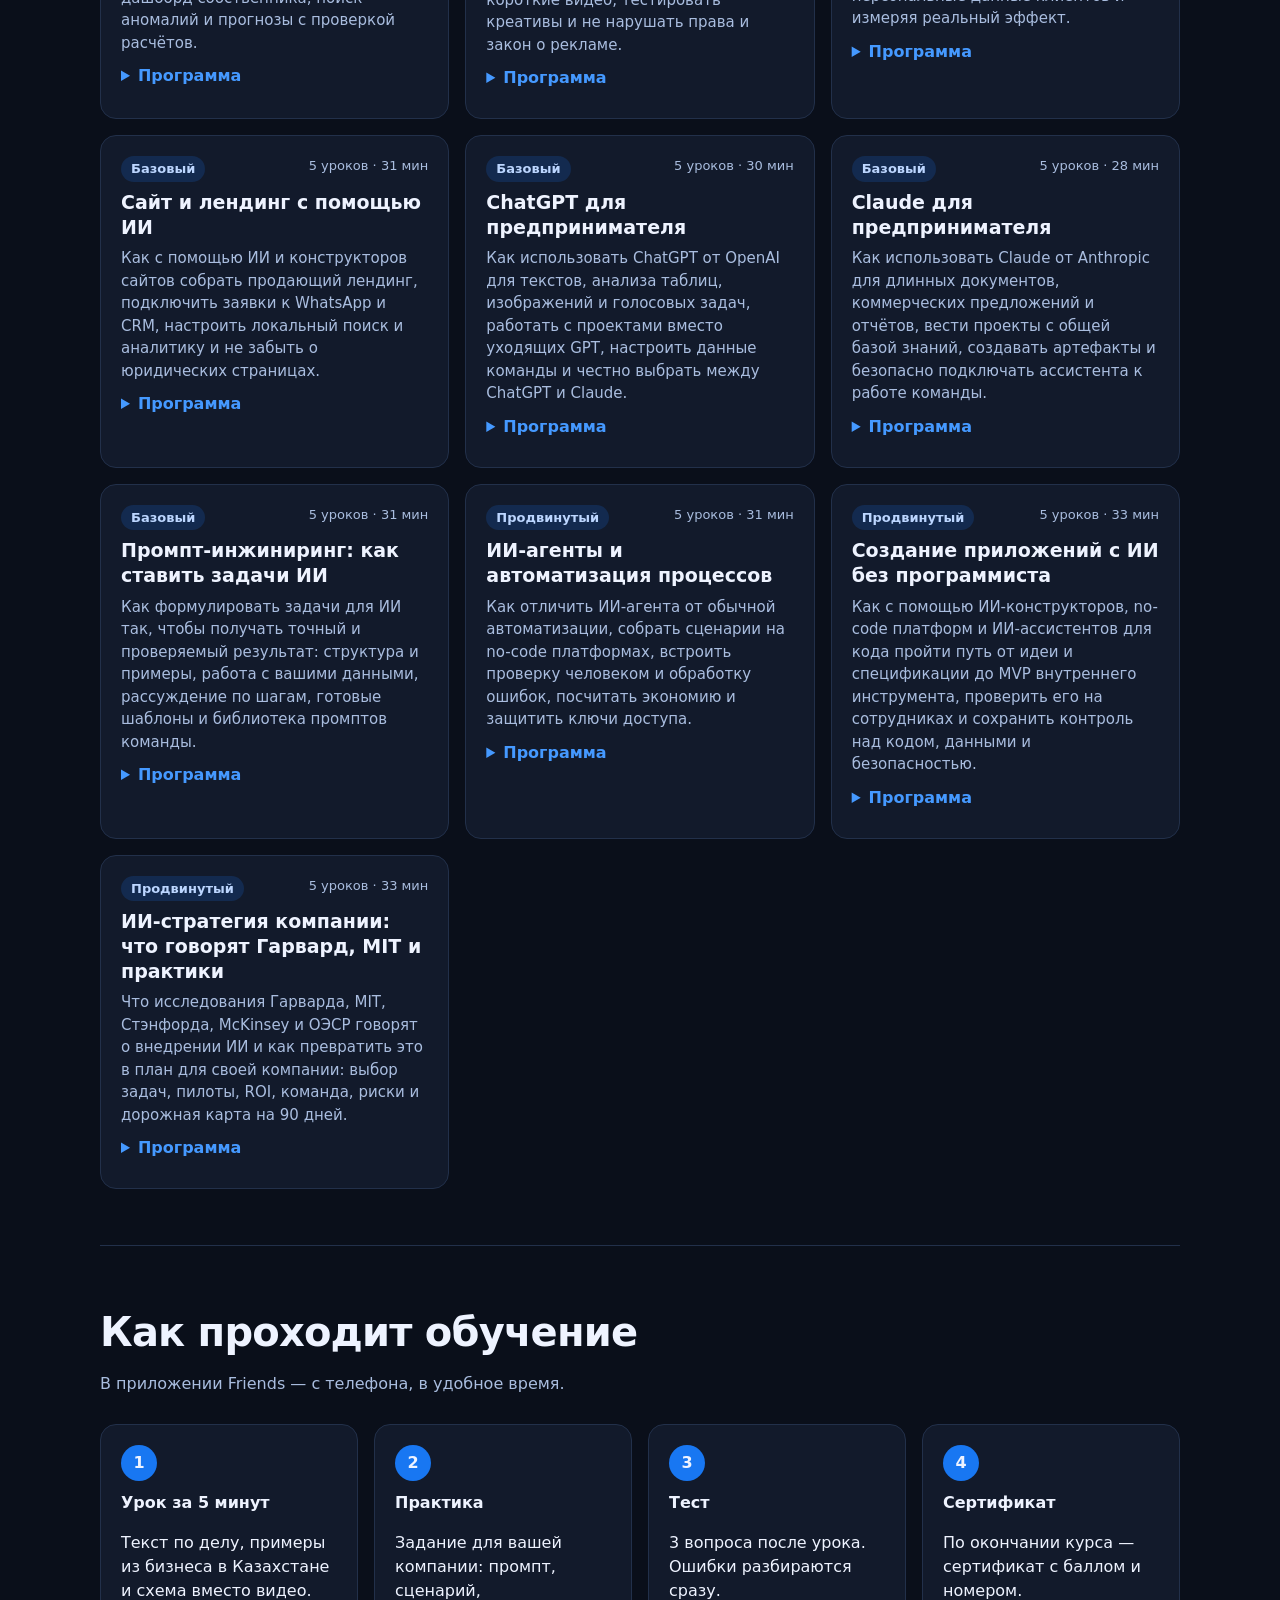
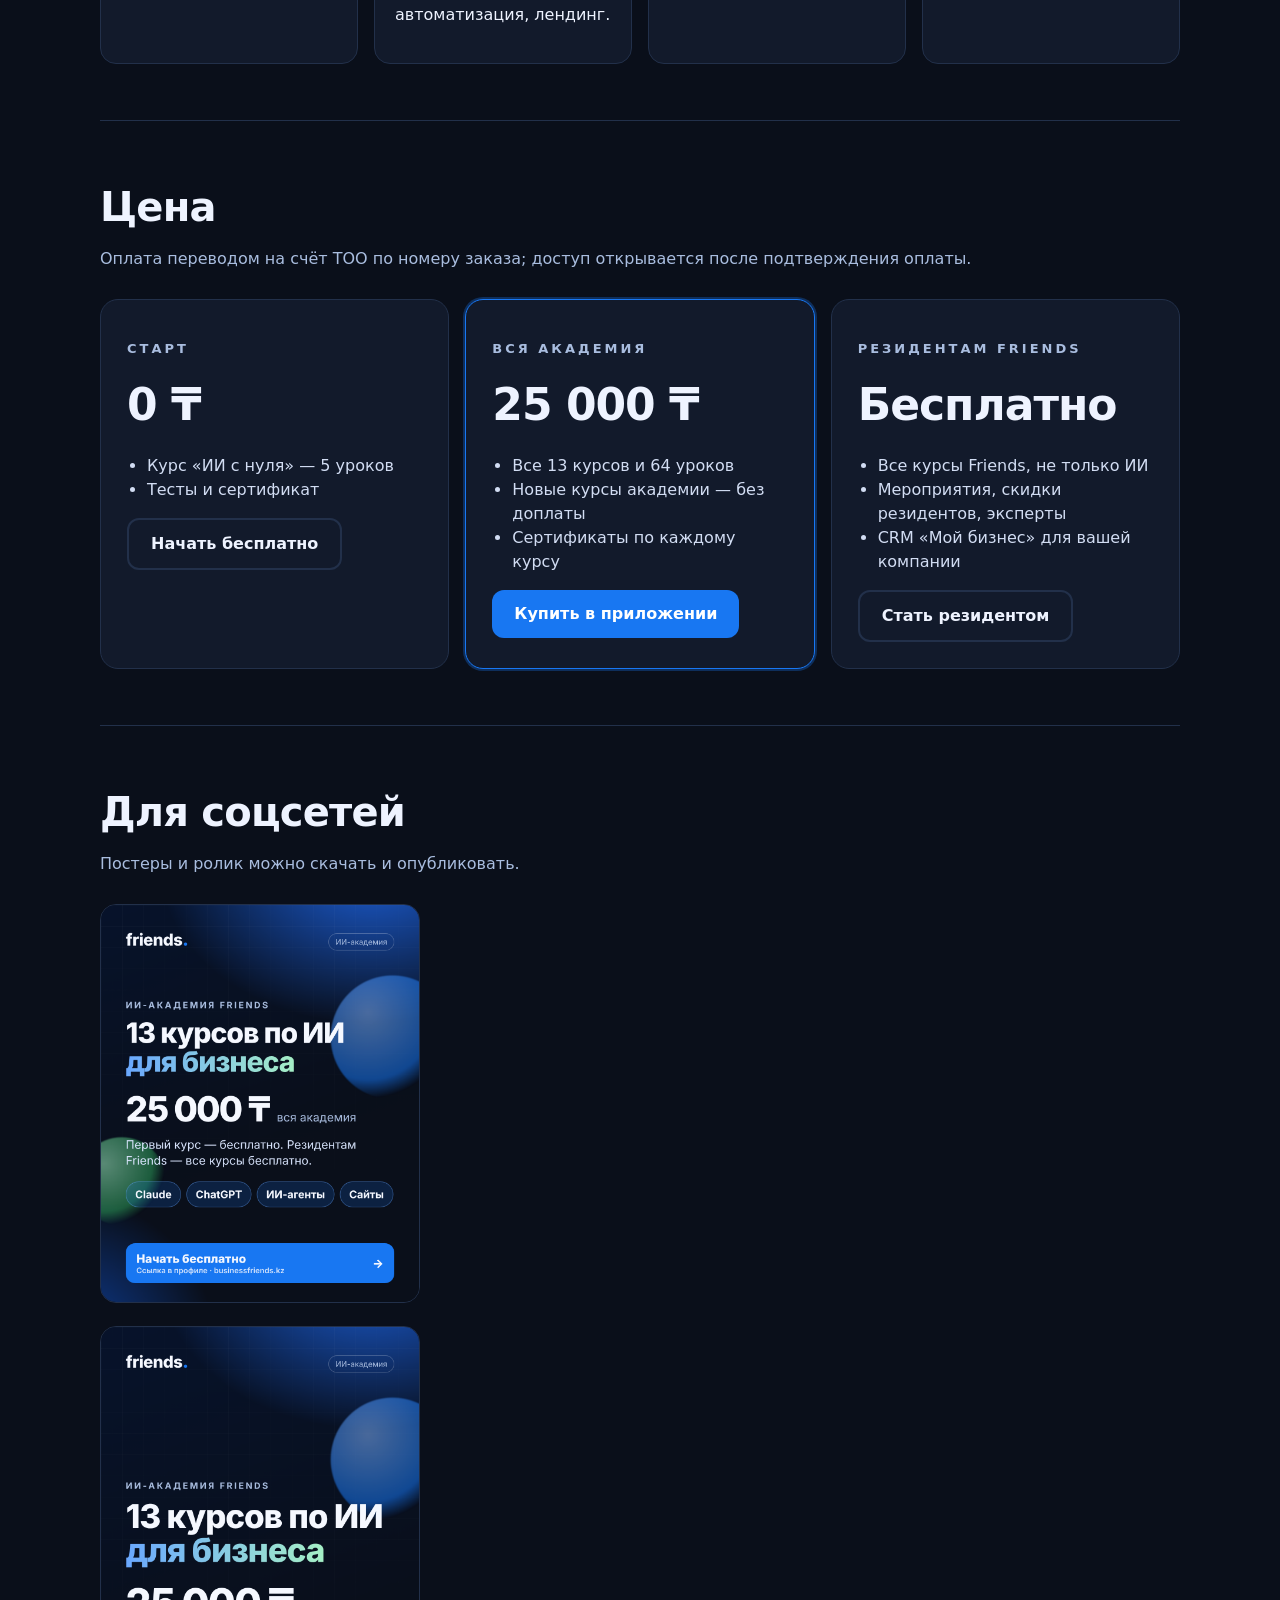
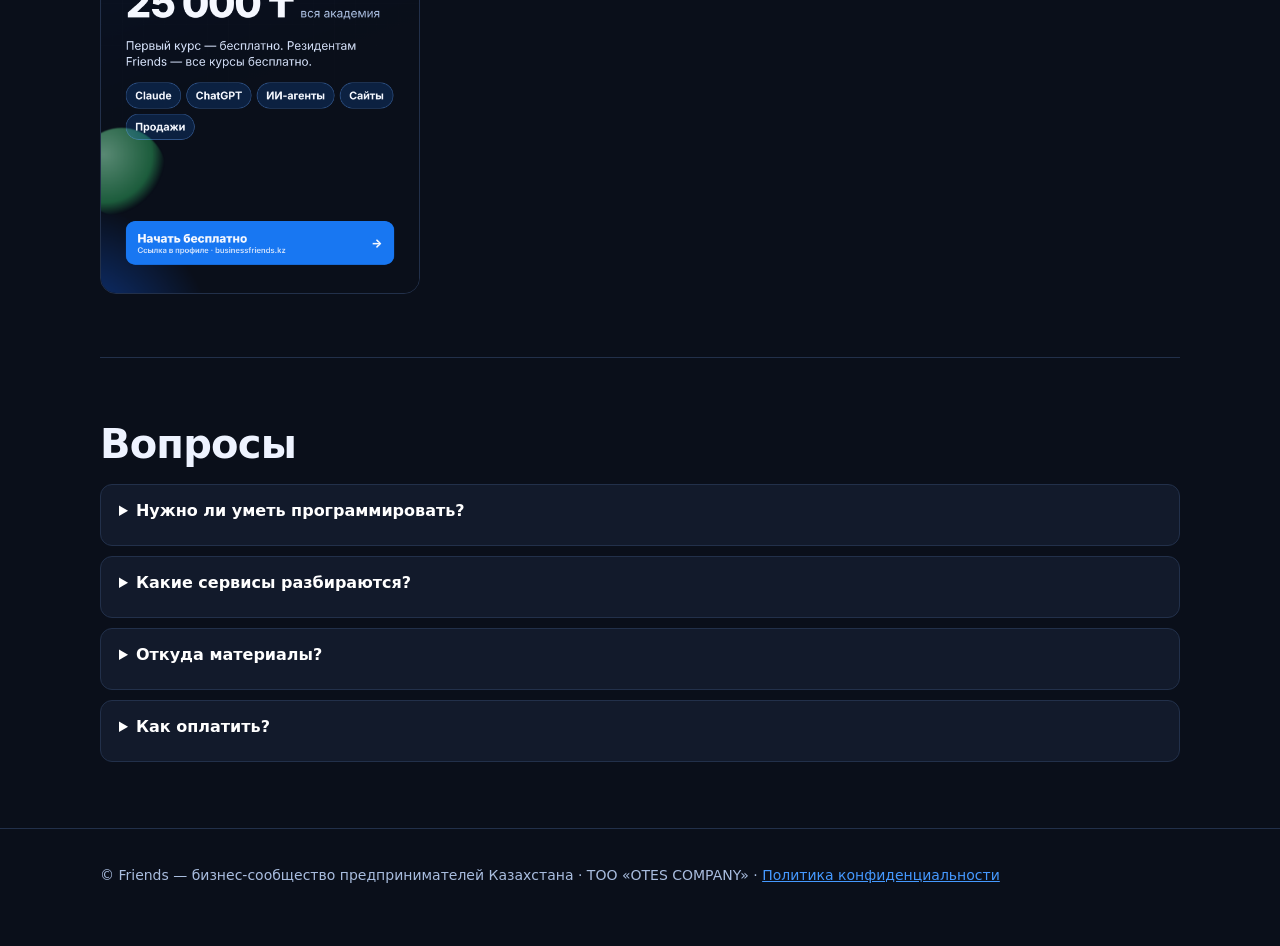
<file: academy/index.html>
<!doctype html>
<html lang="ru">
<head>
<meta charset="utf-8">
<meta name="viewport" content="width=device-width, initial-scale=1">
<title>ИИ-академия Friends</title>
<meta name="description" content="13 курсов по искусственному интеллекту для предпринимателей Казахстана: Claude, ChatGPT, промпты, ИИ-агенты, сайты, приложения, маркетинг, продажи. Первый курс бесплатно.">
<meta property="og:title" content="ИИ-академия Friends — 13 курсов по ИИ для бизнеса">
<meta property="og:description" content="Первый курс бесплатно. Вся академия — 25 000 ₸. Резидентам Friends — бесплатно.">
<meta property="og:image" content="poster-feed.png">
<style>
:root{--bg:#0a0f1a;--card:#121a2b;--line:#22304a;--txt:#eef3ff;--muted:#a9bddf;--blue:#1877f2;--blue2:#4599ff;--green:#45bd62}
*{box-sizing:border-box}html{scroll-behavior:smooth}
body{margin:0;background:var(--bg);color:var(--txt);font-family:"Inter","Segoe UI",system-ui,-apple-system,Roboto,Arial,sans-serif;line-height:1.5}
a{color:var(--blue2)}
.wrap{max-width:1120px;margin:0 auto;padding:0 20px}
header{display:flex;justify-content:space-between;align-items:center;padding:22px 0}
.logo{font-weight:800;font-size:26px;letter-spacing:-.5px;color:#fff;text-decoration:none}.logo b{color:var(--blue)}
.btn{display:inline-flex;align-items:center;justify-content:center;gap:8px;min-height:48px;padding:12px 22px;border-radius:12px;background:var(--blue);color:#fff;font-weight:700;text-decoration:none;border:0;font-size:16px}
.btn.ghost{background:transparent;border:2px solid var(--line);color:var(--txt)}
.hero{display:grid;grid-template-columns:1.1fr .9fr;gap:40px;align-items:center;padding:30px 0 60px;background:radial-gradient(800px 500px at 90% 0%,rgba(24,119,242,.35),transparent 60%)}
.eyebrow{text-transform:uppercase;letter-spacing:3px;font-size:13px;font-weight:700;color:var(--muted)}
h1{font-size:clamp(36px,6vw,64px);line-height:1.05;letter-spacing:-1.5px;margin:12px 0 18px}
.grad{background:linear-gradient(90deg,#6aa8ff,#a6f0c6);-webkit-background-clip:text;background-clip:text;color:transparent}
.lead{font-size:19px;color:#d2ddf3;max-width:560px}
.cta-row{display:flex;flex-wrap:wrap;gap:12px;margin-top:26px}
.facts{display:flex;flex-wrap:wrap;gap:24px;margin-top:28px;color:var(--muted)}.facts strong{display:block;color:#fff;font-size:28px}
video{width:100%;max-width:380px;border-radius:24px;display:block;margin:0 auto;box-shadow:0 30px 80px rgba(0,0,0,.5);background:#000}
section{padding:56px 0;border-top:1px solid var(--line)}
h2{font-size:clamp(28px,4vw,40px);letter-spacing:-.8px;margin:0 0 10px}
.sub{color:var(--muted);margin:0 0 28px}
.grid{display:grid;grid-template-columns:repeat(auto-fill,minmax(300px,1fr));gap:16px}
.course{background:var(--card);border:1px solid var(--line);border-radius:16px;padding:20px}
.course h3{margin:8px 0;font-size:19px;line-height:1.3}.course p{color:var(--muted);margin:0 0 10px;font-size:15px}
.course-top{display:flex;justify-content:space-between;gap:8px;font-size:13px;color:var(--muted)}
.lvl{padding:3px 10px;border-radius:999px;background:rgba(24,119,242,.18);color:#bcd6ff;font-weight:700}
.course:first-child .lvl{background:rgba(69,189,98,.2);color:#9be9b2}
details summary{cursor:pointer;color:var(--blue2);font-weight:600;min-height:32px}
details ol{margin:8px 0 0;padding-left:20px;color:#d2ddf3;font-size:14px}
.steps{display:grid;grid-template-columns:repeat(auto-fit,minmax(220px,1fr));gap:16px;counter-reset:s}
.step{background:var(--card);border:1px solid var(--line);border-radius:16px;padding:20px;counter-increment:s}
.step:before{content:counter(s);display:grid;place-items:center;width:36px;height:36px;border-radius:50%;background:var(--blue);font-weight:800;margin-bottom:10px}
.price{display:grid;grid-template-columns:repeat(auto-fit,minmax(260px,1fr));gap:16px}
.plan{background:var(--card);border:1px solid var(--line);border-radius:18px;padding:26px}
.plan.main{border-color:var(--blue);box-shadow:0 0 0 2px rgba(24,119,242,.3)}
.plan .amount{font-size:44px;font-weight:800;letter-spacing:-1px;margin:6px 0}
.plan ul{padding-left:20px;color:#d2ddf3}
.posters{display:flex;gap:16px;flex-wrap:wrap}.posters img{width:min(100%,320px);border-radius:16px;border:1px solid var(--line)}
.faq details{background:var(--card);border:1px solid var(--line);border-radius:12px;padding:14px 18px;margin-bottom:10px}
.faq summary{color:#fff}.faq p{color:#d2ddf3;margin:10px 0 0}
footer{padding:36px 0 60px;color:var(--muted);font-size:14px;border-top:1px solid var(--line)}
@media(max-width:820px){.hero{grid-template-columns:1fr}video{max-width:320px}}
</style>
</head>
<body>
<div class="wrap">
<header><a class="logo" href="/app/">friends<b>.</b></a><a class="btn" href="/app/">Войти</a></header>
<div class="hero">
  <div>
    <p class="eyebrow">ИИ-академия Friends</p>
    <h1>ИИ для бизнеса — <span class="grad">на практике, без программистов</span></h1>
    <p class="lead">13 курсов для предпринимателей Казахстана: Claude, ChatGPT, промпты, ИИ-агенты и автоматизация, сайты, приложения, маркетинг, продажи и аналитика. Короткие уроки, схемы, тесты и сертификаты.</p>
    <div class="cta-row"><a class="btn" href="/app/">Начать бесплатно</a><a class="btn ghost" href="#price">Цена — 25 000 ₸</a></div>
    <div class="facts"><div><strong>13</strong>курсов</div><div><strong>64</strong>уроков с тестами</div><div><strong>1</strong>курс бесплатно</div></div>
  </div>
  <video src="promo-reels.mp4" poster="poster-story.png" controls muted playsinline loop preload="metadata" aria-label="Промо-ролик ИИ-академии Friends"></video>
</div>

<section id="courses"><h2>Программа академии</h2><p class="sub">Начните с бесплатного курса «ИИ с нуля», затем выбирайте по задачам бизнеса.</p><div class="grid"><article class="course"><div class="course-top"><span class="lvl">Бесплатно</span><span class="n">5 уроков · 29 мин</span></div><h3>ИИ с нуля: как работают нейросети и с чего начать</h3><p>Простое объяснение, как работают ИИ-ассистенты и где они ошибаются, обзор Claude, ChatGPT, Gemini и Copilot, первые задачи для собственника и политика использования ИИ в компании на одной странице.</p><details><summary>Программа</summary><ol><li>Что такое нейросеть-ассистент и чем она не является</li><li>Обзор ассистентов: Claude, ChatGPT, Gemini и Copilot</li><li>Первые 10 задач для собственника</li><li>Как оценить качество ответа и проверить факты</li><li>Политика использования ИИ в компании на одной странице</li></ol></details></article><article class="course"><div class="course-top"><span class="lvl">Базовый</span><span class="n">4 уроков · 16 мин</span></div><h3>ИИ-помощники для предпринимателя</h3><p>Как использовать ИИ-помощников для текстов, ответов клиентам, маркетинга и анализа данных, сохраняя контроль над качеством и защищая данные клиентов.</p><details><summary>Программа</summary><ol><li>Где ИИ экономит время</li><li>Промпты для продаж и маркетинга</li><li>ИИ для анализа данных и отчётов</li><li>Риски: конфиденциальность, проверка фактов и персональные данные</li></ol></details></article><article class="course"><div class="course-top"><span class="lvl">Базовый</span><span class="n">5 уроков · 25 мин</span></div><h3>Чат-боты и ИИ-агенты для бизнеса</h3><p>Как выбрать между чат-ботом, ИИ-ассистентом и ИИ-агентом, настроить приём заявок в WhatsApp и Instagram и внедрить автоматизацию без риска для клиентов и их данных.</p><details><summary>Программа</summary><ol><li>Чат-бот, ИИ-ассистент и ИИ-агент: в чём разница и что нужно малому бизнесу</li><li>Чат-бот для заявок в WhatsApp и Instagram: первый ответ, квалификация, передача менеджеру</li><li>ИИ-ассистент на базе знаний компании: сбор базы и проверка ответов</li><li>ИИ-агенты в операционке: запись, CRM, напоминания и черновики</li><li>Внедрение без риска: персональные данные, пилот и метрики</li></ol></details></article><article class="course"><div class="course-top"><span class="lvl">Базовый</span><span class="n">5 уроков · 32 мин</span></div><h3>ИИ для таблиц, отчётов и аналитики</h3><p>Как с помощью ИИ превращать выгрузки из Excel, Google Таблиц, Kaspi и 1С в выводы: чистка данных, формулы и сводные таблицы, дашборд собственника, поиск аномалий и прогнозы с проверкой расчётов.</p><details><summary>Программа</summary><ol><li>От сырой выгрузки к выводам: вопрос, данные, запрос</li><li>Чистка данных с ИИ: дубли, форматы, пропуски</li><li>Формулы и сводные таблицы с помощью ИИ</li><li>Дашборд собственника и поиск аномалий</li><li>Прогнозы, проверка расчётов ИИ и защита данных</li></ol></details></article><article class="course"><div class="course-top"><span class="lvl">Базовый</span><span class="n">5 уроков · 29 мин</span></div><h3>ИИ для маркетинга: тексты, изображения, видео</h3><p>Как с помощью ИИ планировать контент, писать тексты в голосе бренда, создавать изображения и короткие видео, тестировать креативы и не нарушать права и закон о рекламе.</p><details><summary>Программа</summary><ol><li>Контент-план с ИИ: от целей бизнеса до календаря публикаций</li><li>Тексты для Instagram, WhatsApp и рекламы в голосе бренда</li><li>Изображения с ИИ: инструменты, права и единый стиль бренда</li><li>Короткие видео и рекламные креативы: монтаж, субтитры, тесты</li><li>Риски ИИ в маркетинге: авторские права, дипфейки и закон о рекламе</li></ol></details></article><article class="course"><div class="course-top"><span class="lvl">Базовый</span><span class="n">5 уроков · 30 мин</span></div><h3>ИИ в продажах и CRM</h3><p>Как использовать ИИ для квалификации заявок, резюме встреч, follow-up, тренировки возражений, чистоты данных в CRM и прогноза продаж, защищая персональные данные клиентов и измеряя реальный эффект.</p><details><summary>Программа</summary><ol><li>ИИ для квалификации лидов и скриптов продаж</li><li>Резюме звонков и встреч и черновики follow-up</li><li>Отработка возражений с ИИ и коучинг менеджеров</li><li>Чистота данных в CRM с помощью ИИ и защита персональных данных</li><li>Аналитика продаж, прогноз и измерение эффекта от ИИ</li></ol></details></article><article class="course"><div class="course-top"><span class="lvl">Базовый</span><span class="n">5 уроков · 31 мин</span></div><h3>Сайт и лендинг с помощью ИИ</h3><p>Как с помощью ИИ и конструкторов сайтов собрать продающий лендинг, подключить заявки к WhatsApp и CRM, настроить локальный поиск и аналитику и не забыть о юридических страницах.</p><details><summary>Программа</summary><ol><li>Структура продающего лендинга: оффер, доказательства, CTA, FAQ</li><li>Тексты и конструкторы сайтов с ИИ: Tilda, Wix, Webflow, Framer</li><li>Заявки с сайта: формы, WhatsApp, CRM и юридические страницы</li><li>SEO, локальный поиск и скорость сайта</li><li>Аналитика сайта и A/B-тесты: как понять, что работает</li></ol></details></article><article class="course"><div class="course-top"><span class="lvl">Базовый</span><span class="n">5 уроков · 30 мин</span></div><h3>ChatGPT для предпринимателя</h3><p>Как использовать ChatGPT от OpenAI для текстов, анализа таблиц, изображений и голосовых задач, работать с проектами вместо уходящих GPT, настроить данные команды и честно выбрать между ChatGPT и Claude.</p><details><summary>Программа</summary><ol><li>Что такое ChatGPT и как начать работу</li><li>Проекты и GPT: как хранить контекст и инструкции</li><li>Анализ файлов и таблиц: продажи, расходы, отзывы</li><li>Изображения для маркетинга и голосовой режим</li><li>Работа в команде, контроль данных и выбор ассистента</li></ol></details></article><article class="course"><div class="course-top"><span class="lvl">Базовый</span><span class="n">5 уроков · 28 мин</span></div><h3>Claude для предпринимателя</h3><p>Как использовать Claude от Anthropic для длинных документов, коммерческих предложений и отчётов, вести проекты с общей базой знаний, создавать артефакты и безопасно подключать ассистента к работе команды.</p><details><summary>Программа</summary><ol><li>Что такое Claude и как начать работу</li><li>Длинные документы и PDF: договоры, тендеры, отчёты</li><li>Проекты: общая база знаний и инструкции</li><li>Артефакты: КП, отчёты, таблицы и мини-приложения</li><li>Коннекторы, работа в команде и настройки данных</li></ol></details></article><article class="course"><div class="course-top"><span class="lvl">Базовый</span><span class="n">5 уроков · 31 мин</span></div><h3>Промпт-инжиниринг: как ставить задачи ИИ</h3><p>Как формулировать задачи для ИИ так, чтобы получать точный и проверяемый результат: структура и примеры, работа с вашими данными, рассуждение по шагам, готовые шаблоны и библиотека промптов команды.</p><details><summary>Программа</summary><ol><li>Анатомия промпта: роль, контекст, задача, формат и примеры</li><li>Как дать ИИ свои данные и ограничения</li><li>Рассуждение по шагам, цепочки промптов и самопроверка</li><li>Шаблоны промптов для бизнеса: письмо, вакансия, итоги, цены</li><li>Итерации, оценка результата и библиотека промптов команды</li></ol></details></article><article class="course"><div class="course-top"><span class="lvl">Продвинутый</span><span class="n">5 уроков · 31 мин</span></div><h3>ИИ-агенты и автоматизация процессов</h3><p>Как отличить ИИ-агента от обычной автоматизации, собрать сценарии на no-code платформах, встроить проверку человеком и обработку ошибок, посчитать экономию и защитить ключи доступа.</p><details><summary>Программа</summary><ol><li>Агент или автоматизация: инструменты, память и планирование</li><li>Make, Zapier и n8n: триггеры, действия и сценарии</li><li>Три сценария: заявка в CRM, обработка чеков, ежедневный отчёт</li><li>Человек в контуре и обработка ошибок</li><li>Экономия, расходы и безопасность ключей доступа</li></ol></details></article><article class="course"><div class="course-top"><span class="lvl">Продвинутый</span><span class="n">5 уроков · 33 мин</span></div><h3>Создание приложений с ИИ без программиста</h3><p>Как с помощью ИИ-конструкторов, no-code платформ и ИИ-ассистентов для кода пройти путь от идеи и спецификации до MVP внутреннего инструмента, проверить его на сотрудниках и сохранить контроль над кодом, данными и безопасностью.</p><details><summary>Программа</summary><ol><li>Что такое вайб-кодинг и какие инструменты бывают</li><li>От идеи к спецификации: истории, экраны и данные</li><li>Собираем MVP внутреннего инструмента</li><li>Тестирование с реальными пользователями</li><li>Когда нанимать разработчика, владение кодом и безопасность</li></ol></details></article><article class="course"><div class="course-top"><span class="lvl">Продвинутый</span><span class="n">5 уроков · 33 мин</span></div><h3>ИИ-стратегия компании: что говорят Гарвард, MIT и практики</h3><p>Что исследования Гарварда, MIT, Стэнфорда, McKinsey и ОЭСР говорят о внедрении ИИ и как превратить это в план для своей компании: выбор задач, пилоты, ROI, команда, риски и дорожная карта на 90 дней.</p><details><summary>Программа</summary><ol><li>Что говорят исследования: Гарвард, MIT, Стэнфорд, McKinsey, ОЭСР</li><li>Как выбрать первые задачи: ценность × реализуемость</li><li>Пилот, ROI и масштабирование</li><li>Команда, изменения и управление рисками ИИ</li><li>Дорожная карта ИИ на 90 дней для компании в Казахстане</li></ol></details></article></div></section>

<section><h2>Как проходит обучение</h2><p class="sub">В приложении Friends — с телефона, в удобное время.</p>
<div class="steps"><div class="step"><strong>Урок за 5 минут</strong><p>Текст по делу, примеры из бизнеса в Казахстане и схема вместо видео.</p></div>
<div class="step"><strong>Практика</strong><p>Задание для вашей компании: промпт, сценарий, автоматизация, лендинг.</p></div>
<div class="step"><strong>Тест</strong><p>3 вопроса после урока. Ошибки разбираются сразу.</p></div>
<div class="step"><strong>Сертификат</strong><p>По окончании курса — сертификат с баллом и номером.</p></div></div></section>

<section id="price"><h2>Цена</h2><p class="sub">Оплата переводом на счёт ТОО по номеру заказа; доступ открывается после подтверждения оплаты.</p>
<div class="price">
<div class="plan"><p class="eyebrow">Старт</p><div class="amount">0 ₸</div><ul><li>Курс «ИИ с нуля» — 5 уроков</li><li>Тесты и сертификат</li></ul><a class="btn ghost" href="/app/">Начать бесплатно</a></div>
<div class="plan main"><p class="eyebrow">Вся академия</p><div class="amount">25 000 ₸</div><ul><li>Все 13 курсов и 64 уроков</li><li>Новые курсы академии — без доплаты</li><li>Сертификаты по каждому курсу</li></ul><a class="btn" href="/app/">Купить в приложении</a></div>
<div class="plan"><p class="eyebrow">Резидентам Friends</p><div class="amount">Бесплатно</div><ul><li>Все курсы Friends, не только ИИ</li><li>Мероприятия, скидки резидентов, эксперты</li><li>CRM «Мой бизнес» для вашей компании</li></ul><a class="btn ghost" href="/app/">Стать резидентом</a></div>
</div></section>

<section><h2>Для соцсетей</h2><p class="sub">Постеры и ролик можно скачать и опубликовать.</p><div class="posters"><a href="poster-feed.png" download><img src="poster-feed.png" alt="Постер ИИ-академии Friends для ленты"></a><a href="poster-story.png" download><img src="poster-story.png" alt="Постер ИИ-академии Friends для Stories"></a></div></section>

<section class="faq"><h2>Вопросы</h2>
<details><summary>Нужно ли уметь программировать?</summary><p>Нет. Курсы для собственников и менеджеров: всё делается в обычных сервисах и конструкторах.</p></details>
<details><summary>Какие сервисы разбираются?</summary><p>Claude, ChatGPT, Gemini и Copilot, конструкторы чат-ботов, Make, Zapier и n8n, конструкторы сайтов и приложений. Возможности сервисов меняются — в уроках есть ссылки на официальную справку.</p></details>
<details><summary>Откуда материалы?</summary><p>Уроки написаны командой Friends на основе официальной документации сервисов и открытых исследований (Harvard Business School и BCG, MIT, Stanford, McKinsey, OECD); ссылки — в каждом уроке.</p></details>
<details><summary>Как оплатить?</summary><p>В приложении нажмите «Купить», получите номер заказа и переведите оплату на счёт ТОО «OTES COMPANY» с этим номером. Доступ откроется после проверки оплаты.</p></details>
</section>
</div>
<footer><div class="wrap">© Friends — бизнес-сообщество предпринимателей Казахстана · ТОО «OTES COMPANY» · <a href="https://friendscommunity.kz/privacy">Политика конфиденциальности</a></div></footer>
</body>
</html>
</file>
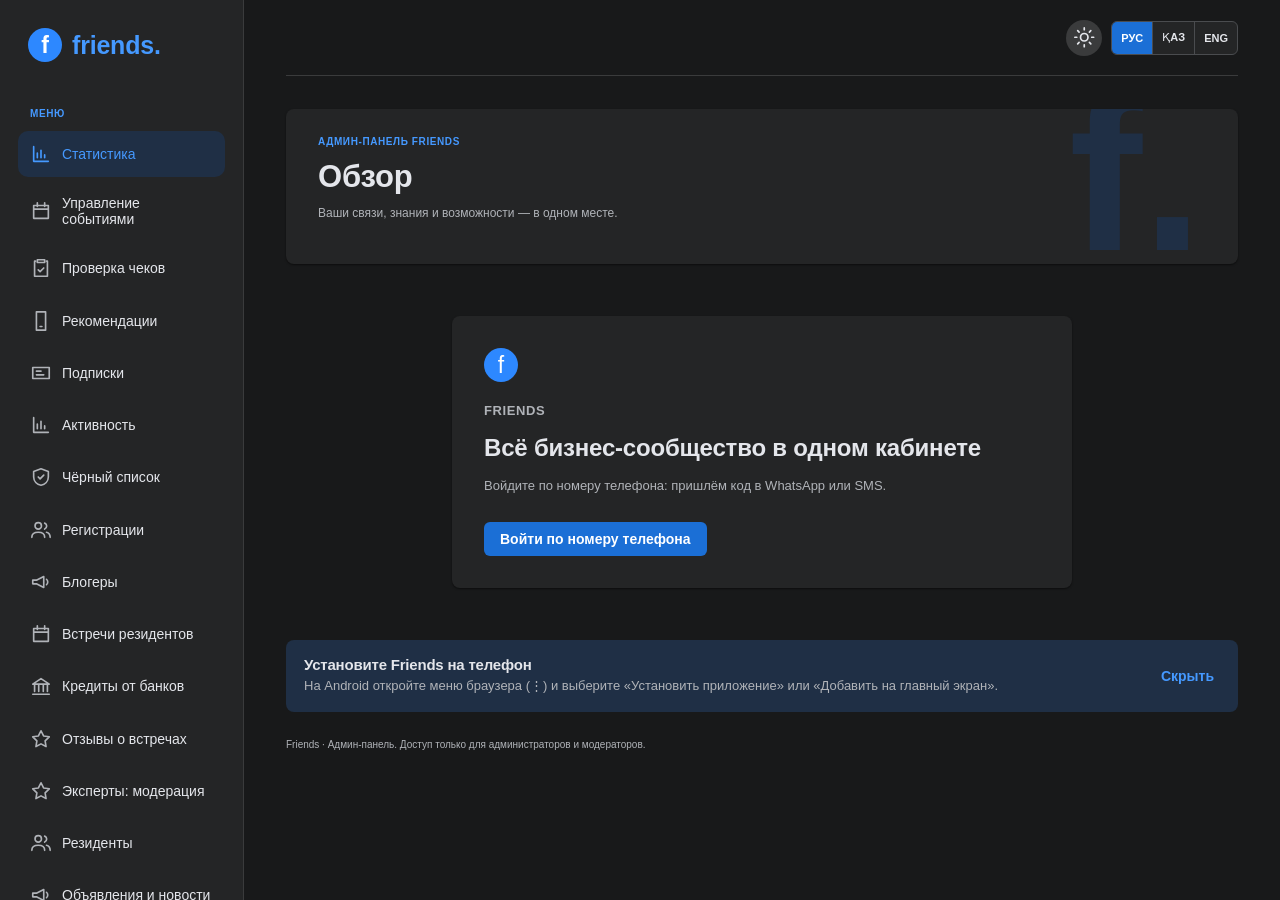
<file: admin/index.html>
<!doctype html><html lang="ru"><head><meta charset="utf-8"><meta name="viewport" content="width=device-width,initial-scale=1"><meta http-equiv="refresh" content="0;url=/live/admin.html"><title>Friends</title><meta property="og:title" content="Friends: бизнес-сообщество предпринимателей Казахстана"><meta property="og:description" content="Встречи, обучение, книги с озвучкой, шаблоны, чаты и скидки. 30 дней бесплатно по приглашению."><meta property="og:image" content="https://friendscommunity.kz/live/art/other.jpg"><meta property="og:type" content="website"><meta name="twitter:card" content="summary_large_image"></head><body><p><a href="/live/admin.html">Открыть Friends</a></p><script>location.replace("/live/admin.html")</script></body></html>
</file>
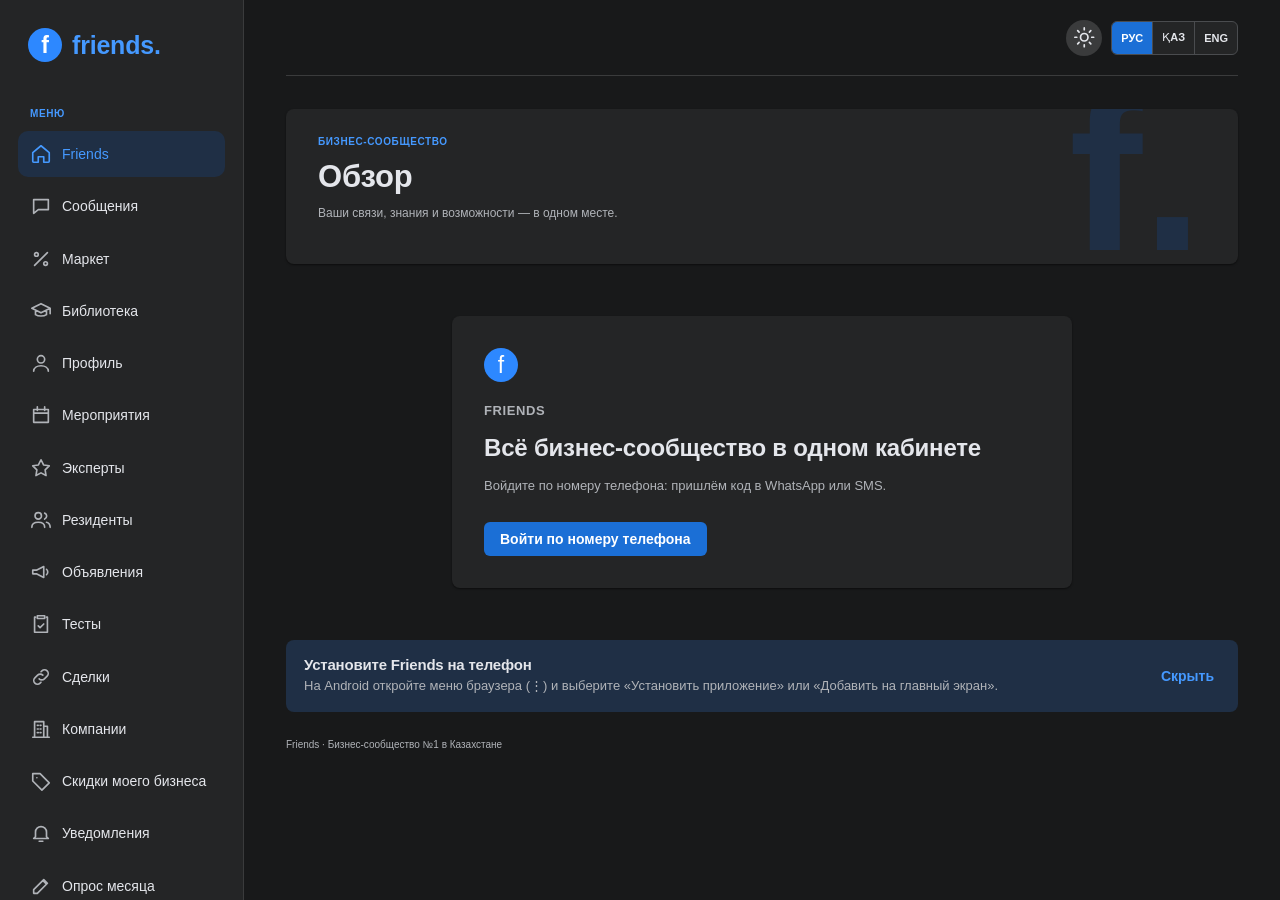
<file: app/index.html>
<!doctype html><html lang="ru"><head><meta charset="utf-8"><meta name="viewport" content="width=device-width,initial-scale=1"><meta http-equiv="refresh" content="0;url=/live/"><title>Friends</title><meta property="og:title" content="Friends: бизнес-сообщество предпринимателей Казахстана"><meta property="og:description" content="Встречи, обучение, книги с озвучкой, шаблоны, чаты и скидки. 30 дней бесплатно по приглашению."><meta property="og:image" content="https://friendscommunity.kz/live/art/other.jpg"><meta property="og:type" content="website"><meta name="twitter:card" content="summary_large_image"></head><body><p><a href="/live/">Открыть Friends</a></p><script>location.replace("/live/")</script></body></html>
</file>
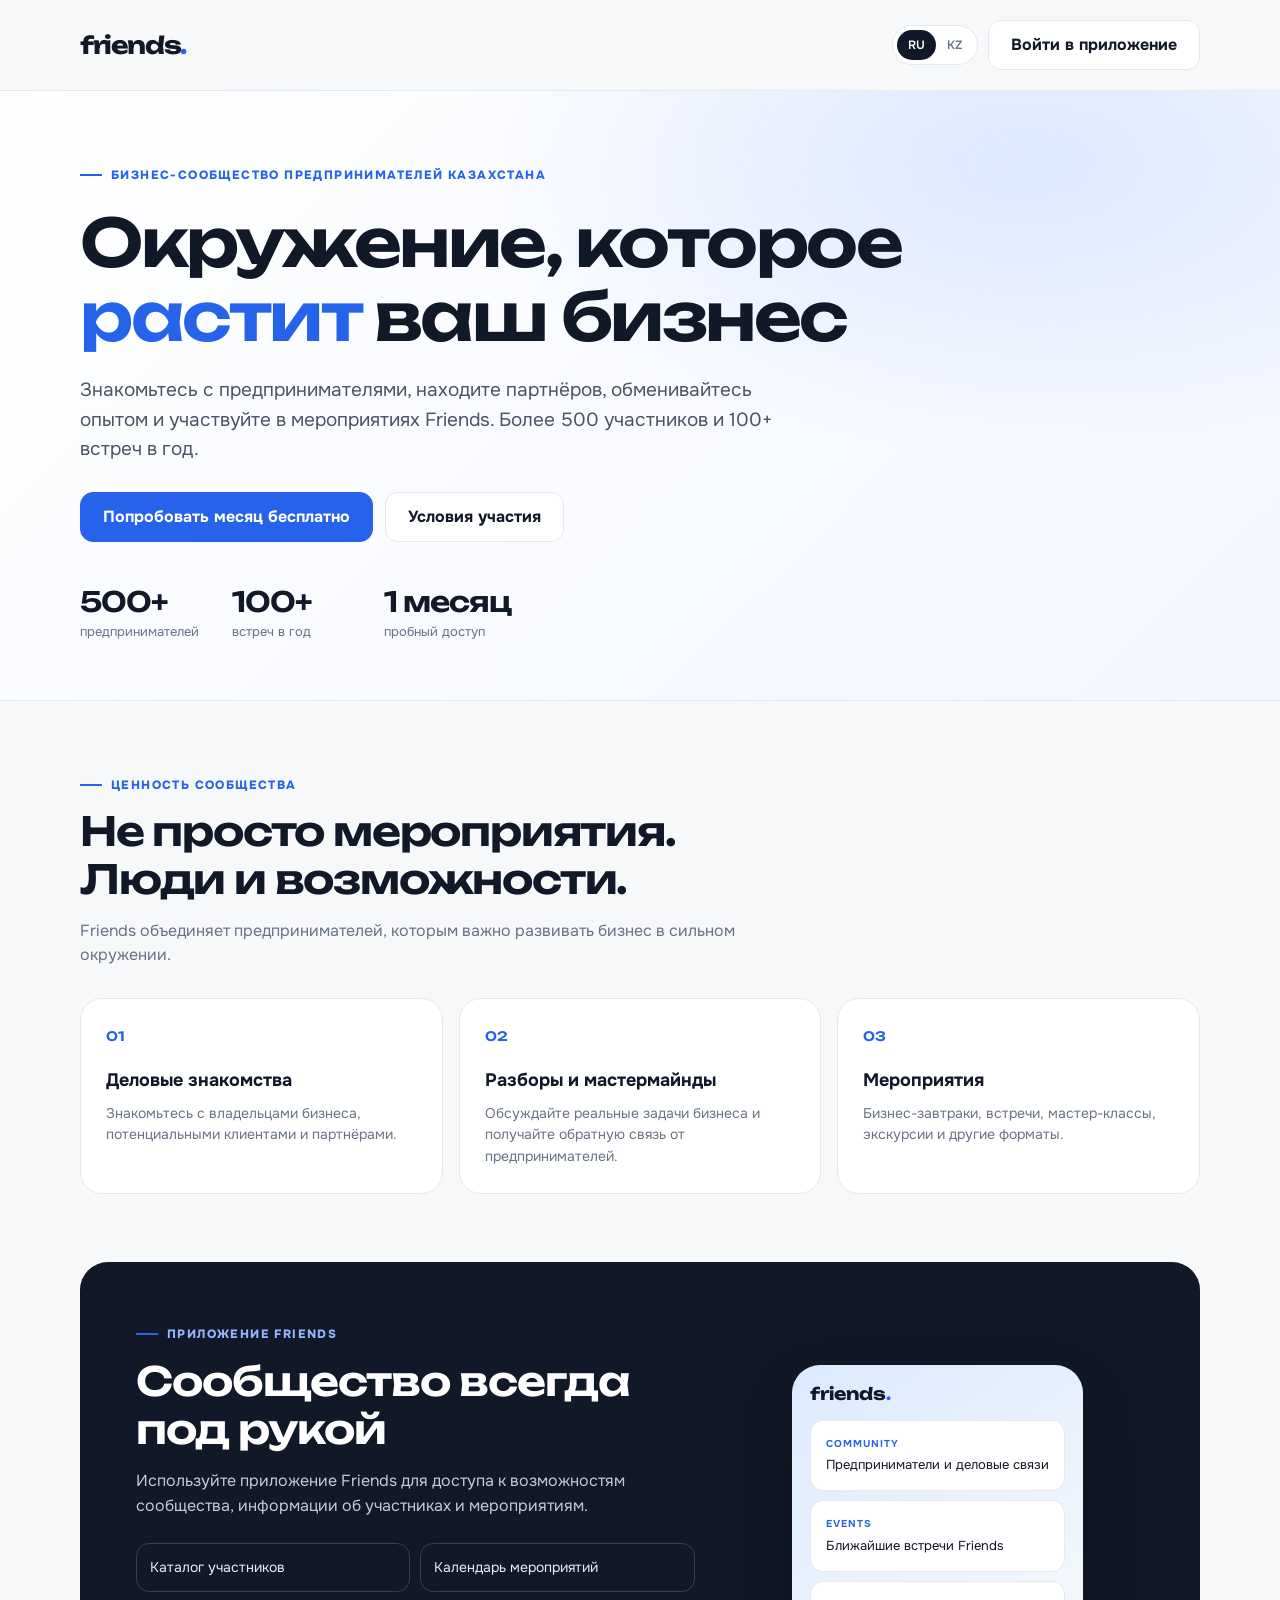
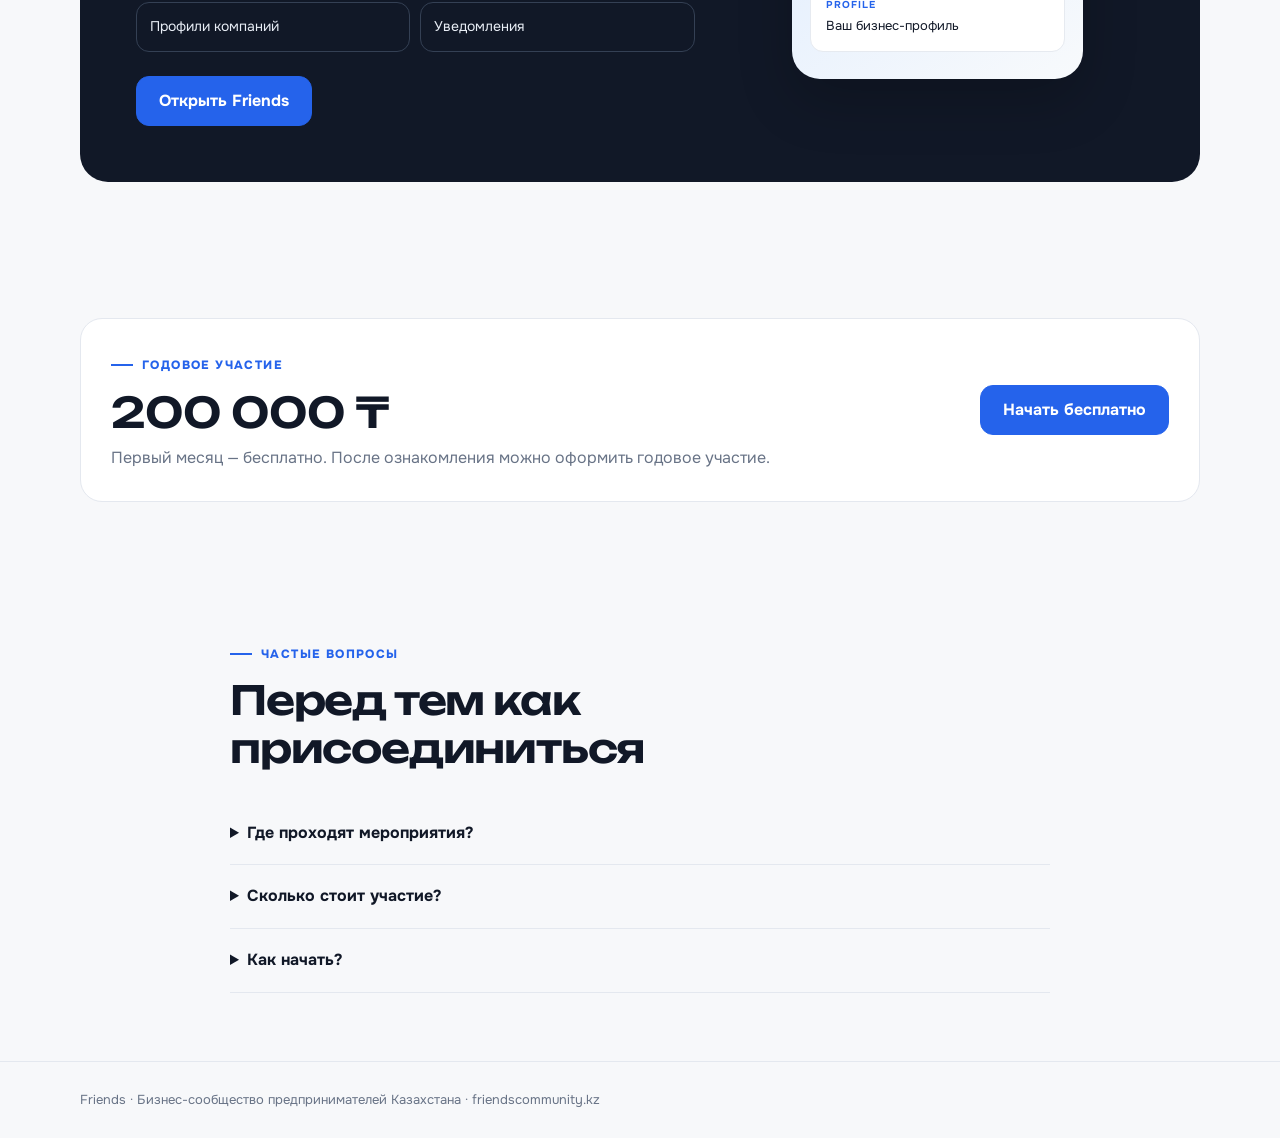
<file: chatgpt/index.html>
<!doctype html>
<html lang="ru">
<head>
  <meta charset="utf-8">
  <meta name="viewport" content="width=device-width,initial-scale=1">
  <meta name="theme-color" content="#f7f8fa">
  <meta name="description" content="Friends — бизнес-сообщество предпринимателей Казахстана: 500+ участников, 100+ встреч в год и приложение для сообщества. Первый месяц бесплатно.">
  <meta property="og:type" content="website">
  <meta property="og:title" content="Friends — окружение, которое растит бизнес">
  <meta property="og:description" content="Более 500 предпринимателей, 100+ встреч в год и приложение Friends. Попробуйте первый месяц бесплатно.">
  <link rel="canonical" href="https://friendscommunity.kz/chatgpt/">
  <link rel="alternate" hreflang="ru" href="https://friendscommunity.kz/chatgpt/">
  <link rel="alternate" hreflang="kk" href="https://friendscommunity.kz/chatgpt/?lang=kk">
  <link rel="preconnect" href="https://fonts.googleapis.com">
  <link rel="preconnect" href="https://fonts.gstatic.com" crossorigin>
  <link href="https://fonts.googleapis.com/css2?family=Onest:wght@400;500;600;700;800&family=Unbounded:wght@500;600;700&display=swap" rel="stylesheet">
  <title>Friends — бизнес-сообщество предпринимателей Казахстана</title>
  <style>
    :root{--ink:#111827;--muted:#687386;--blue:#2563eb;--blue2:#1d4ed8;--line:#e4e8ef;--paper:#f7f8fa;--white:#fff;--soft:#edf3ff;--radius:22px}
    *{box-sizing:border-box}html{scroll-behavior:smooth}body{margin:0;background:var(--paper);color:var(--ink);font-family:Onest,Arial,sans-serif;line-height:1.55}
    a{color:inherit;text-decoration:none}.wrap{width:min(1120px,calc(100% - 40px));margin:auto}
    header{padding:20px 0}.nav{display:flex;align-items:center;justify-content:space-between;gap:20px}
    .brand{font:700 24px Unbounded,sans-serif;letter-spacing:-1.4px}.brand span{color:var(--blue)}
    .nav-right{display:flex;align-items:center;gap:10px}.lang{display:flex;padding:4px;border:1px solid var(--line);border-radius:999px;background:white}
    .lang button{border:0;background:transparent;padding:7px 11px;border-radius:999px;font:600 12px Onest;cursor:pointer;color:var(--muted)}
    .lang button.active{background:var(--ink);color:white}
    .btn{display:inline-flex;align-items:center;justify-content:center;min-height:50px;padding:0 22px;border-radius:13px;background:var(--blue);color:white;font-weight:700;border:1px solid var(--blue);transition:.2s}
    .btn:hover{background:var(--blue2);transform:translateY(-1px)}.btn.secondary{background:white;color:var(--ink);border-color:var(--line)}
    .hero{padding:68px 0 56px;background:radial-gradient(ellipse at 80% 12%,#dce8ff 0,transparent 38%),linear-gradient(135deg,#fff 0%,#f2f6ff 100%);border-top:1px solid var(--line);border-bottom:1px solid var(--line)}
    .eyebrow{display:inline-flex;align-items:center;gap:9px;color:var(--blue);font-size:12px;font-weight:800;letter-spacing:1.4px;text-transform:uppercase}
    .eyebrow:before{content:"";width:22px;height:2px;background:var(--blue)}
    h1{font:600 clamp(36px,6vw,66px)/1.12 Unbounded,sans-serif;letter-spacing:-2.5px;max-width:850px;margin:22px 0}
    h1 em{font-style:normal;color:var(--blue)}.lead{font-size:19px;color:#4b5565;max-width:710px;margin:0 0 28px}
    .actions{display:flex;flex-wrap:wrap;gap:12px}.trust{display:flex;flex-wrap:wrap;gap:22px;margin-top:42px}
    .metric{min-width:130px}.metric strong{display:block;font:600 28px Unbounded,sans-serif;letter-spacing:-1px}.metric span{color:var(--muted);font-size:13px}
    section{padding:68px 0}.section-head{max-width:690px;margin-bottom:30px}.section-head h2{font:600 clamp(26px,4vw,40px)/1.2 Unbounded,sans-serif;letter-spacing:-1.2px;margin:12px 0}
    .section-head p{color:var(--muted);font-size:16px}.grid{display:grid;grid-template-columns:repeat(3,1fr);gap:16px}
    .card{padding:25px;border:1px solid var(--line);border-radius:var(--radius);background:white;min-height:185px}
    .number{font:600 13px Unbounded;color:var(--blue)}.card h3{font-size:18px;margin:18px 0 8px}.card p{margin:0;color:var(--muted);font-size:14px}
    .app-panel{display:grid;grid-template-columns:1.15fr .85fr;gap:36px;align-items:center;background:#111827;color:white;border-radius:28px;padding:clamp(28px,5vw,56px)}
    .app-panel h2{font:600 clamp(26px,4vw,40px)/1.2 Unbounded;letter-spacing:-1px;margin:14px 0}.app-panel p{color:#c3cad6}
    .app-list{display:grid;grid-template-columns:1fr 1fr;gap:10px;margin:24px 0}.app-list div{padding:13px;border:1px solid #344054;border-radius:13px;color:#e8edf5;font-size:14px}
    .phone{padding:18px;border-radius:28px;background:linear-gradient(145deg,#dbeafe,#f8fafc);color:var(--ink);max-width:310px;margin:auto;box-shadow:0 22px 55px #0003}
    .phone-top{font:700 17px Unbounded;margin-bottom:16px}.phone-row{padding:15px;background:white;border:1px solid #e6eaf0;border-radius:13px;margin:9px 0;font-size:13px}.phone-row b{display:block;color:var(--blue);font-size:10px;letter-spacing:1px;margin-bottom:4px}
    .price{display:grid;grid-template-columns:1fr auto;gap:25px;align-items:center;padding:30px;background:white;border:1px solid var(--line);border-radius:var(--radius)}
    .price strong{font:600 clamp(28px,4vw,42px) Unbounded;letter-spacing:-1px}.price p{color:var(--muted);margin:8px 0 0}
    .faq{max-width:820px}.faq details{padding:19px 0;border-bottom:1px solid var(--line)}.faq summary{font-weight:700;cursor:pointer}.faq details p{color:var(--muted);margin:10px 0 0}
    footer{padding:28px 0;border-top:1px solid var(--line);color:var(--muted);font-size:13px}
    @media(max-width:760px){.wrap{width:min(100% - 28px,1120px)}.hero{padding:48px 0}.grid{grid-template-columns:1fr}.app-panel{grid-template-columns:1fr}.phone{display:none}.price{grid-template-columns:1fr}.nav .nav-cta{display:none}.trust{gap:18px}.metric{min-width:calc(50% - 10px)}section{padding:52px 0}.lead{font-size:17px}}
  </style>
</head>
<body>
<header><div class="wrap nav"><a class="brand" href="/">friends<span>.</span></a><div class="nav-right"><div class="lang" aria-label="Тіл / Язык"><button type="button" data-lang="ru" class="active">RU</button><button type="button" data-lang="kk">KZ</button></div><a class="btn secondary nav-cta" data-app-link href="https://app.friendscommunity.kz/">Войти в приложение</a></div></div></header>
<main>
  <section class="hero"><div class="wrap">
    <span class="eyebrow" data-ru="Бизнес-сообщество предпринимателей Казахстана" data-kk="Қазақстан кәсіпкерлерінің бизнес-қауымдастығы">Бизнес-сообщество предпринимателей Казахстана</span>
    <h1 data-ru="Окружение, которое <em>растит</em> ваш бизнес" data-kk="Бизнесіңізді <em>дамытатын</em> орта">Окружение, которое <em>растит</em> ваш бизнес</h1>
    <p class="lead" data-ru="Знакомьтесь с предпринимателями, находите партнёров, обменивайтесь опытом и участвуйте в мероприятиях Friends. Более 500 участников и 100+ встреч в год." data-kk="Кәсіпкерлермен танысыңыз, серіктестер табыңыз, тәжірибе алмасыңыз және Friends іс-шараларына қатысыңыз. 500-ден астам қатысушы және жылына 100+ кездесу.">Знакомьтесь с предпринимателями, находите партнёров, обменивайтесь опытом и участвуйте в мероприятиях Friends. Более 500 участников и 100+ встреч в год.</p>
    <div class="actions"><a class="btn" data-app-link href="https://app.friendscommunity.kz/" data-ru="Попробовать месяц бесплатно" data-kk="Бір ай тегін пайдаланып көру">Попробовать месяц бесплатно</a><a class="btn secondary" href="#membership" data-ru="Условия участия" data-kk="Қатысу шарттары">Условия участия</a></div>
    <div class="trust"><div class="metric"><strong>500+</strong><span data-ru="предпринимателей" data-kk="кәсіпкер">предпринимателей</span></div><div class="metric"><strong>100+</strong><span data-ru="встреч в год" data-kk="жылына кездесу">встреч в год</span></div><div class="metric"><strong>1 месяц</strong><span data-ru="пробный доступ" data-kk="сынақ мерзімі">пробный доступ</span></div></div>
  </div></section>
  <section><div class="wrap"><div class="section-head"><span class="eyebrow" data-ru="Ценность сообщества" data-kk="Қауымдастық мүмкіндіктері">Ценность сообщества</span><h2 data-ru="Не просто мероприятия. Люди и возможности." data-kk="Бұл жай ғана іс-шаралар емес. Бұл — адамдар мен мүмкіндіктер.">Не просто мероприятия. Люди и возможности.</h2><p data-ru="Friends объединяет предпринимателей, которым важно развивать бизнес в сильном окружении." data-kk="Friends бизнесті мықты ортада дамытқысы келетін кәсіпкерлерді біріктіреді.">Friends объединяет предпринимателей, которым важно развивать бизнес в сильном окружении.</p></div>
    <div class="grid">
      <article class="card"><span class="number">01</span><h3 data-ru="Деловые знакомства" data-kk="Іскерлік таныстықтар">Деловые знакомства</h3><p data-ru="Знакомьтесь с владельцами бизнеса, потенциальными клиентами и партнёрами." data-kk="Бизнес иелерімен, әлеуетті клиенттермен және серіктестермен танысыңыз.">Знакомьтесь с владельцами бизнеса, потенциальными клиентами и партнёрами.</p></article>
      <article class="card"><span class="number">02</span><h3 data-ru="Разборы и мастермайнды" data-kk="Бизнес-талдау және мастермайндтар">Разборы и мастермайнды</h3><p data-ru="Обсуждайте реальные задачи бизнеса и получайте обратную связь от предпринимателей." data-kk="Бизнесіңіздің нақты мәселелерін талқылап, кәсіпкерлерден кері байланыс алыңыз.">Обсуждайте реальные задачи бизнеса и получайте обратную связь от предпринимателей.</p></article>
      <article class="card"><span class="number">03</span><h3 data-ru="Мероприятия" data-kk="Іс-шаралар">Мероприятия</h3><p data-ru="Бизнес-завтраки, встречи, мастер-классы, экскурсии и другие форматы." data-kk="Бизнес-таңғы ас, кездесулер, мастер-кластар, экскурсиялар және басқа форматтар.">Бизнес-завтраки, встречи, мастер-классы, экскурсии и другие форматы.</p></article>
    </div>
  </div></section>
  <section style="padding-top:0"><div class="wrap"><div class="app-panel"><div><span class="eyebrow" style="color:#93b8ff" data-ru="Приложение Friends" data-kk="Friends қосымшасы">Приложение Friends</span><h2 data-ru="Сообщество всегда под рукой" data-kk="Қауымдастық әрдайым қолыңызда">Сообщество всегда под рукой</h2><p data-ru="Используйте приложение Friends для доступа к возможностям сообщества, информации об участниках и мероприятиям." data-kk="Friends қосымшасы арқылы қауымдастық мүмкіндіктеріне, қатысушылар туралы ақпаратқа және іс-шараларға қол жеткізіңіз.">Используйте приложение Friends для доступа к возможностям сообщества, информации об участниках и мероприятиям.</p><div class="app-list"><div data-ru="Каталог участников" data-kk="Қатысушылар каталогы">Каталог участников</div><div data-ru="Календарь мероприятий" data-kk="Іс-шаралар күнтізбесі">Календарь мероприятий</div><div data-ru="Профили компаний" data-kk="Компания профильдері">Профили компаний</div><div data-ru="Уведомления" data-kk="Хабарландырулар">Уведомления</div></div><a class="btn" data-app-link href="https://app.friendscommunity.kz/" data-ru="Открыть Friends" data-kk="Friends қосымшасын ашу">Открыть Friends</a></div><div class="phone"><div class="phone-top">friends<span style="color:#2563eb">.</span></div><div class="phone-row"><b>COMMUNITY</b><span data-ru="Предприниматели и деловые связи" data-kk="Кәсіпкерлер және іскерлік байланыстар">Предприниматели и деловые связи</span></div><div class="phone-row"><b>EVENTS</b><span data-ru="Ближайшие встречи Friends" data-kk="Friends алдағы кездесулері">Ближайшие встречи Friends</span></div><div class="phone-row"><b>PROFILE</b><span data-ru="Ваш бизнес-профиль" data-kk="Сіздің бизнес-профиліңіз">Ваш бизнес-профиль</span></div></div></div></div></section>
  <section id="membership"><div class="wrap"><div class="price"><div><span class="eyebrow" data-ru="Годовое участие" data-kk="Жылдық мүшелік">Годовое участие</span><div style="margin-top:12px"><strong>200 000 ₸</strong></div><p data-ru="Первый месяц — бесплатно. После ознакомления можно оформить годовое участие." data-kk="Бірінші ай — тегін. Танысып шыққаннан кейін жылдық мүшелікті рәсімдеуге болады.">Первый месяц — бесплатно. После ознакомления можно оформить годовое участие.</p></div><a class="btn" data-app-link href="https://app.friendscommunity.kz/" data-ru="Начать бесплатно" data-kk="Тегін бастаңыз">Начать бесплатно</a></div></div></section>
  <section><div class="wrap faq"><div class="section-head"><span class="eyebrow" data-ru="Частые вопросы" data-kk="Жиі қойылатын сұрақтар">Частые вопросы</span><h2 data-ru="Перед тем как присоединиться" data-kk="Қосылмас бұрын">Перед тем как присоединиться</h2></div>
    <details><summary data-ru="Где проходят мероприятия?" data-kk="Іс-шаралар қайда өтеді?">Где проходят мероприятия?</summary><p data-ru="Основные офлайн-встречи проходят в Астане. Для участников из других городов доступны онлайн-возможности сообщества и приложение." data-kk="Негізгі офлайн кездесулер Астанада өтеді. Басқа қалалардағы қатысушыларға қауымдастықтың онлайн мүмкіндіктері мен қосымшасы қолжетімді.">Основные офлайн-встречи проходят в Астане. Для участников из других городов доступны онлайн-возможности сообщества и приложение.</p></details>
    <details><summary data-ru="Сколько стоит участие?" data-kk="Мүшелік құны қанша?">Сколько стоит участие?</summary><p data-ru="Годовое участие стоит 200 000 ₸. Первый месяц можно попробовать бесплатно." data-kk="Жылдық мүшелік құны — 200 000 ₸. Бірінші айды тегін пайдаланып көруге болады.">Годовое участие стоит 200 000 ₸. Первый месяц можно попробовать бесплатно.</p></details>
    <details><summary data-ru="Как начать?" data-kk="Қалай бастауға болады?">Как начать?</summary><p data-ru="Перейдите в приложение Friends, зарегистрируйтесь и ознакомьтесь с возможностями сообщества." data-kk="Friends қосымшасына өтіп, тіркеліңіз және қауымдастық мүмкіндіктерімен танысыңыз.">Перейдите в приложение Friends, зарегистрируйтесь и ознакомьтесь с возможностями сообщества.</p></details>
  </div></section>
</main>
<footer><div class="wrap">Friends · Бизнес-сообщество предпринимателей Казахстана · <a href="https://friendscommunity.kz/">friendscommunity.kz</a></div></footer>
<script>
(function(){
  var app='https://app.friendscommunity.kz/';
  var keys=['utm_source','utm_medium','utm_campaign','utm_content','utm_term','gclid','fbclid','ttclid','msclkid','oppref','click_id','ref'];
  var incoming=new URLSearchParams(location.search);
  if(!incoming.has('utm_source'))incoming.set('utm_source','chatgpt');
  if(!incoming.has('utm_medium'))incoming.set('utm_medium','paid');
  if(!incoming.has('utm_campaign'))incoming.set('utm_campaign','friends_kz_2026');
  var lang=incoming.get('lang')==='kk'?'kk':(incoming.get('lang')==='ru'?'ru':(navigator.language.toLowerCase().startsWith('kk')?'kk':'ru'));
  function appHref(){var p=new URLSearchParams();keys.forEach(function(k){var v=incoming.get(k);if(v)p.set(k,v)});p.set('lang',lang);p.set('landing_page','chatgpt');return app+p.toString()}
  function setLang(next){lang=next;document.documentElement.lang=next;document.querySelectorAll('[data-lang]').forEach(function(b){b.classList.toggle('active',b.dataset.lang===next)});document.querySelectorAll('[data-'+next+']').forEach(function(el){el.innerHTML=el.getAttribute('data-'+next)});document.querySelectorAll('[data-app-link]').forEach(function(a){a.href=appHref()});document.title=next==='kk'?'Friends — Қазақстан кәсіпкерлерінің бизнес-қауымдастығы':'Friends — бизнес-сообщество предпринимателей Казахстана'}
  document.querySelectorAll('[data-lang]').forEach(function(b){b.addEventListener('click',function(){setLang(b.dataset.lang)})});
  setLang(lang);
})();
</script>
</body>
</html>
</file>
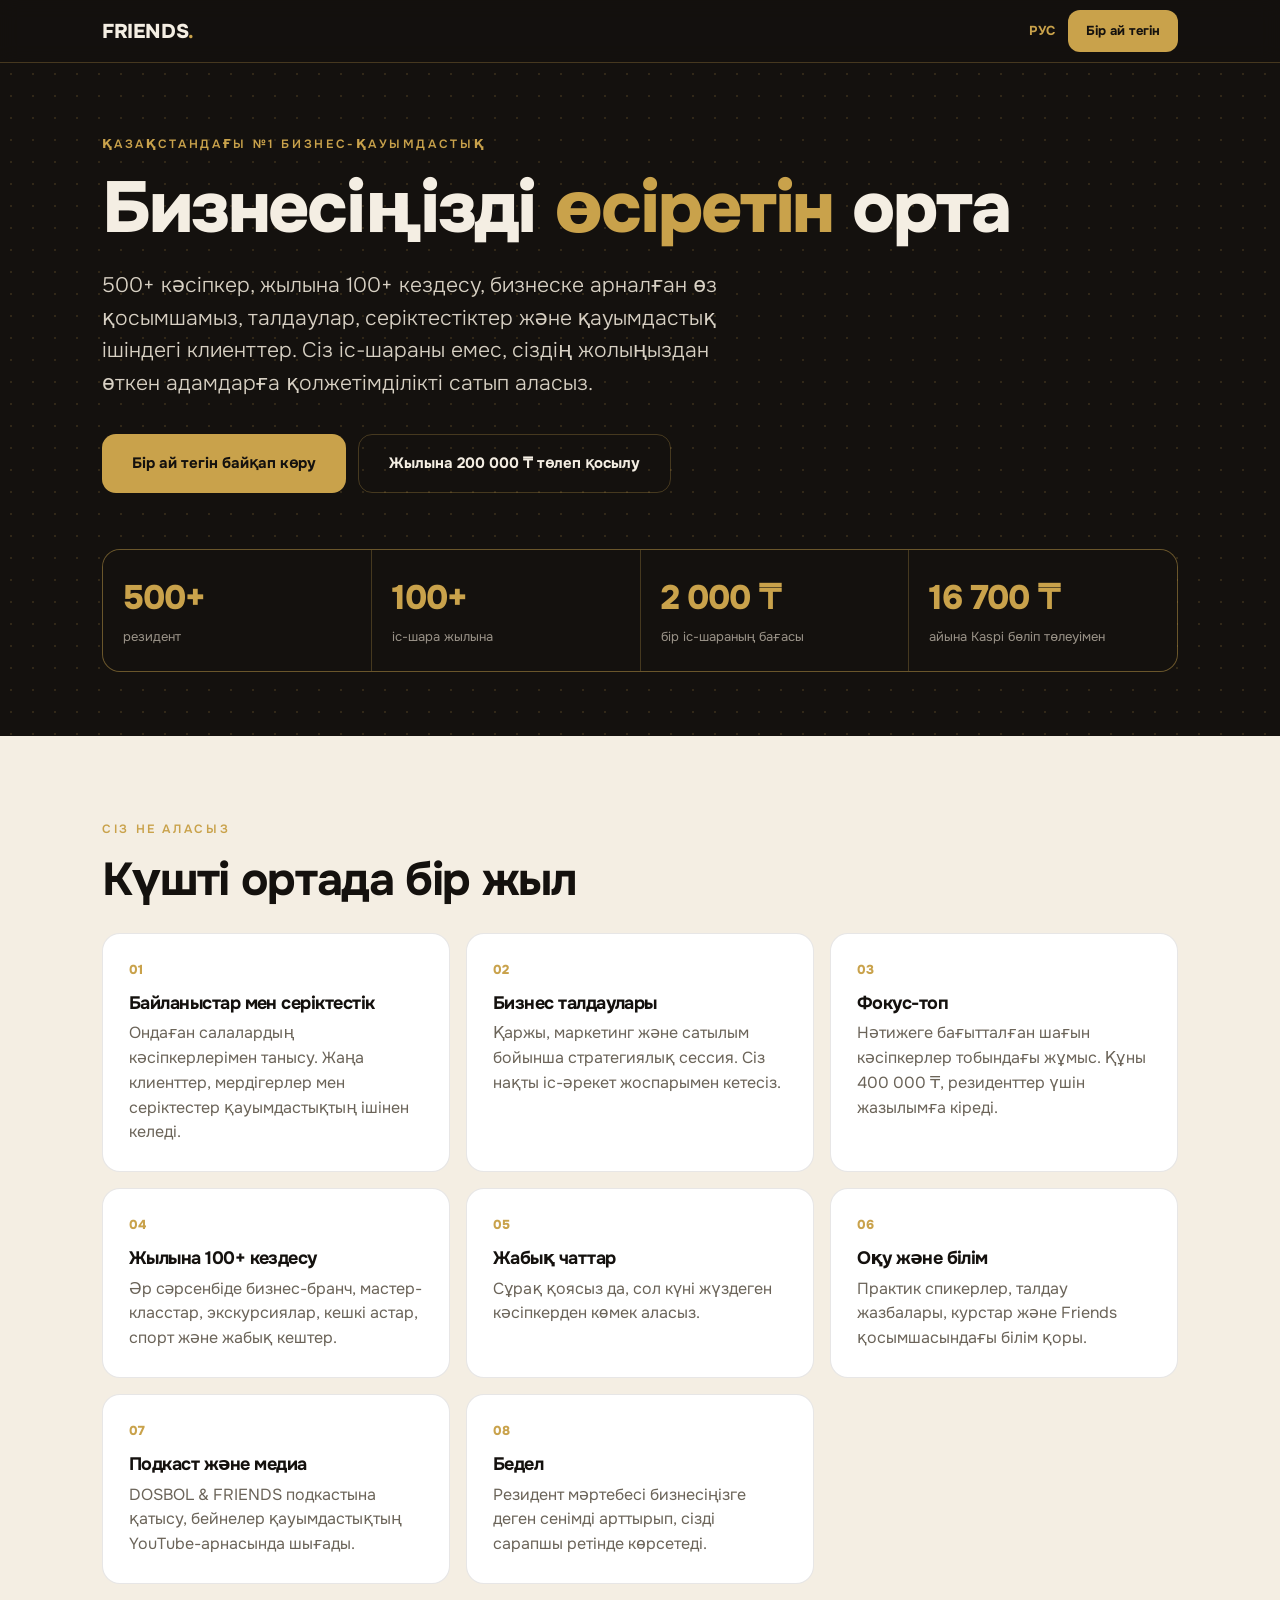
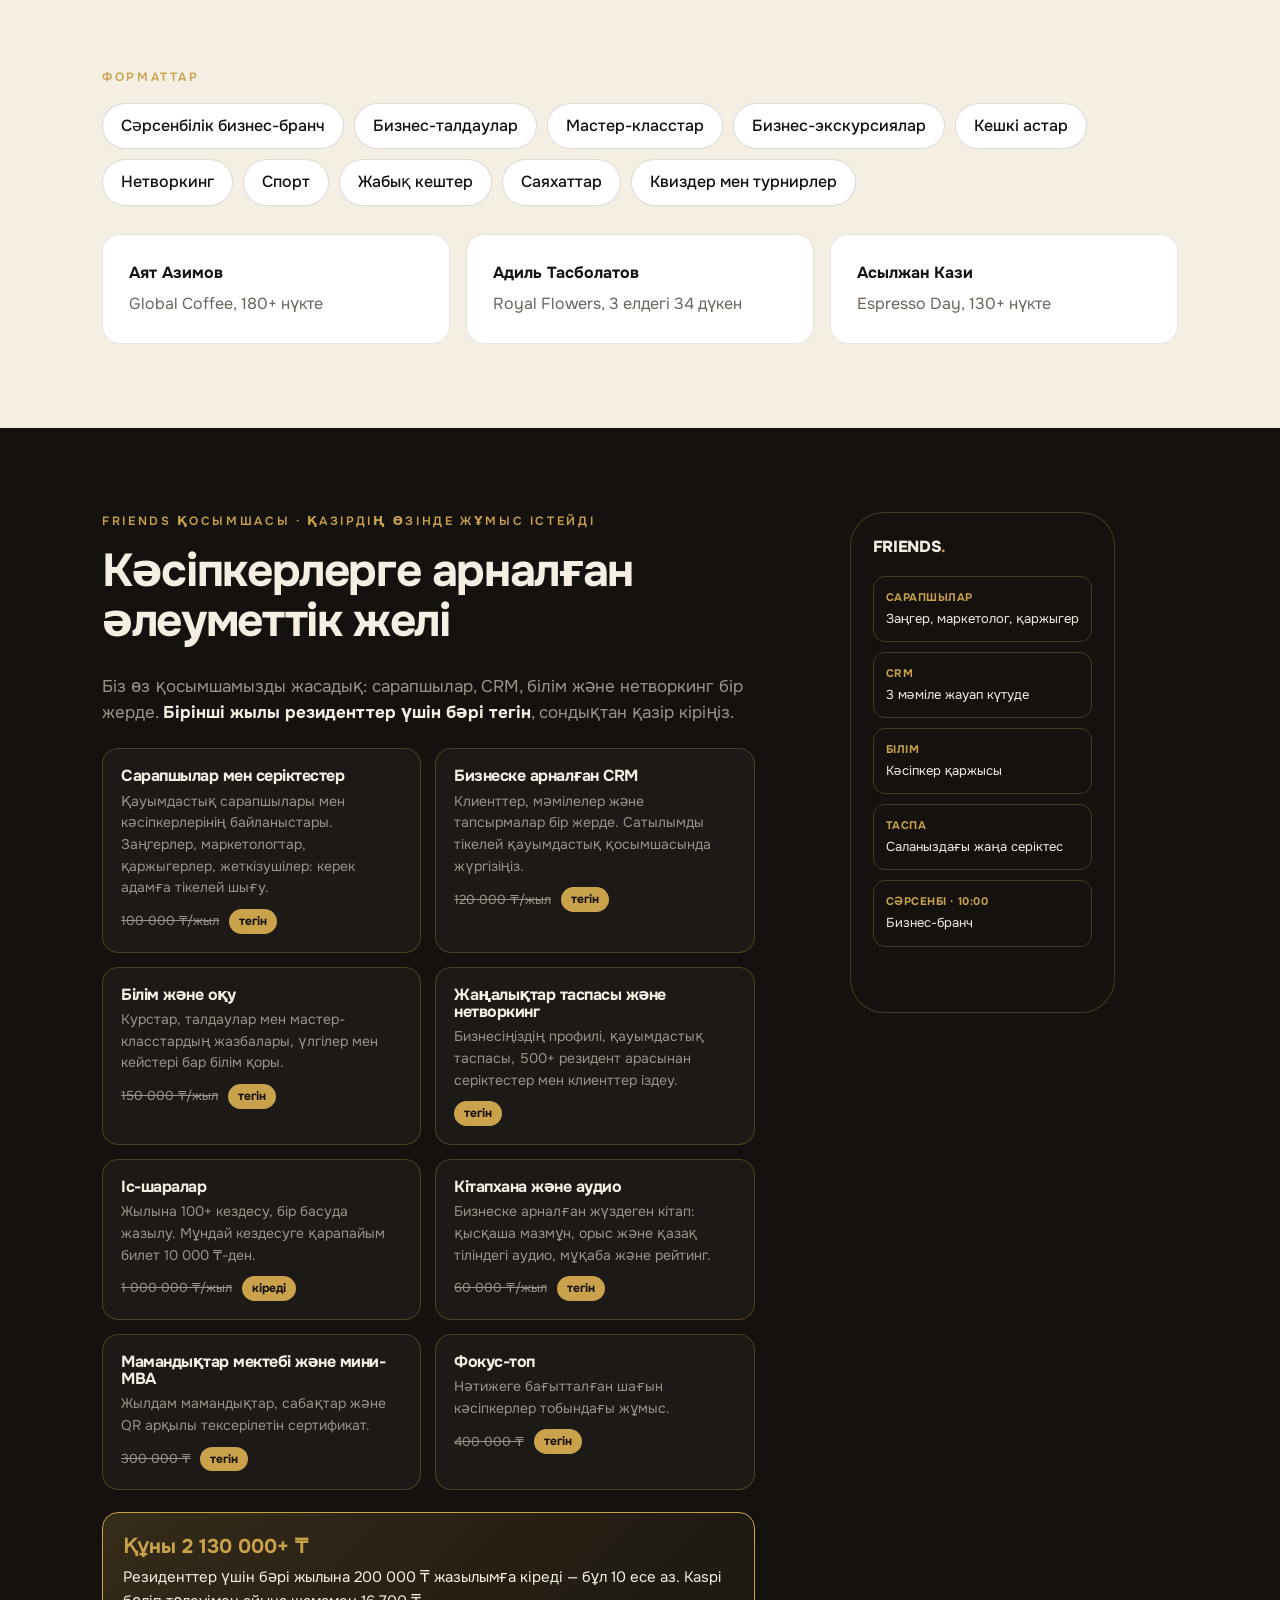
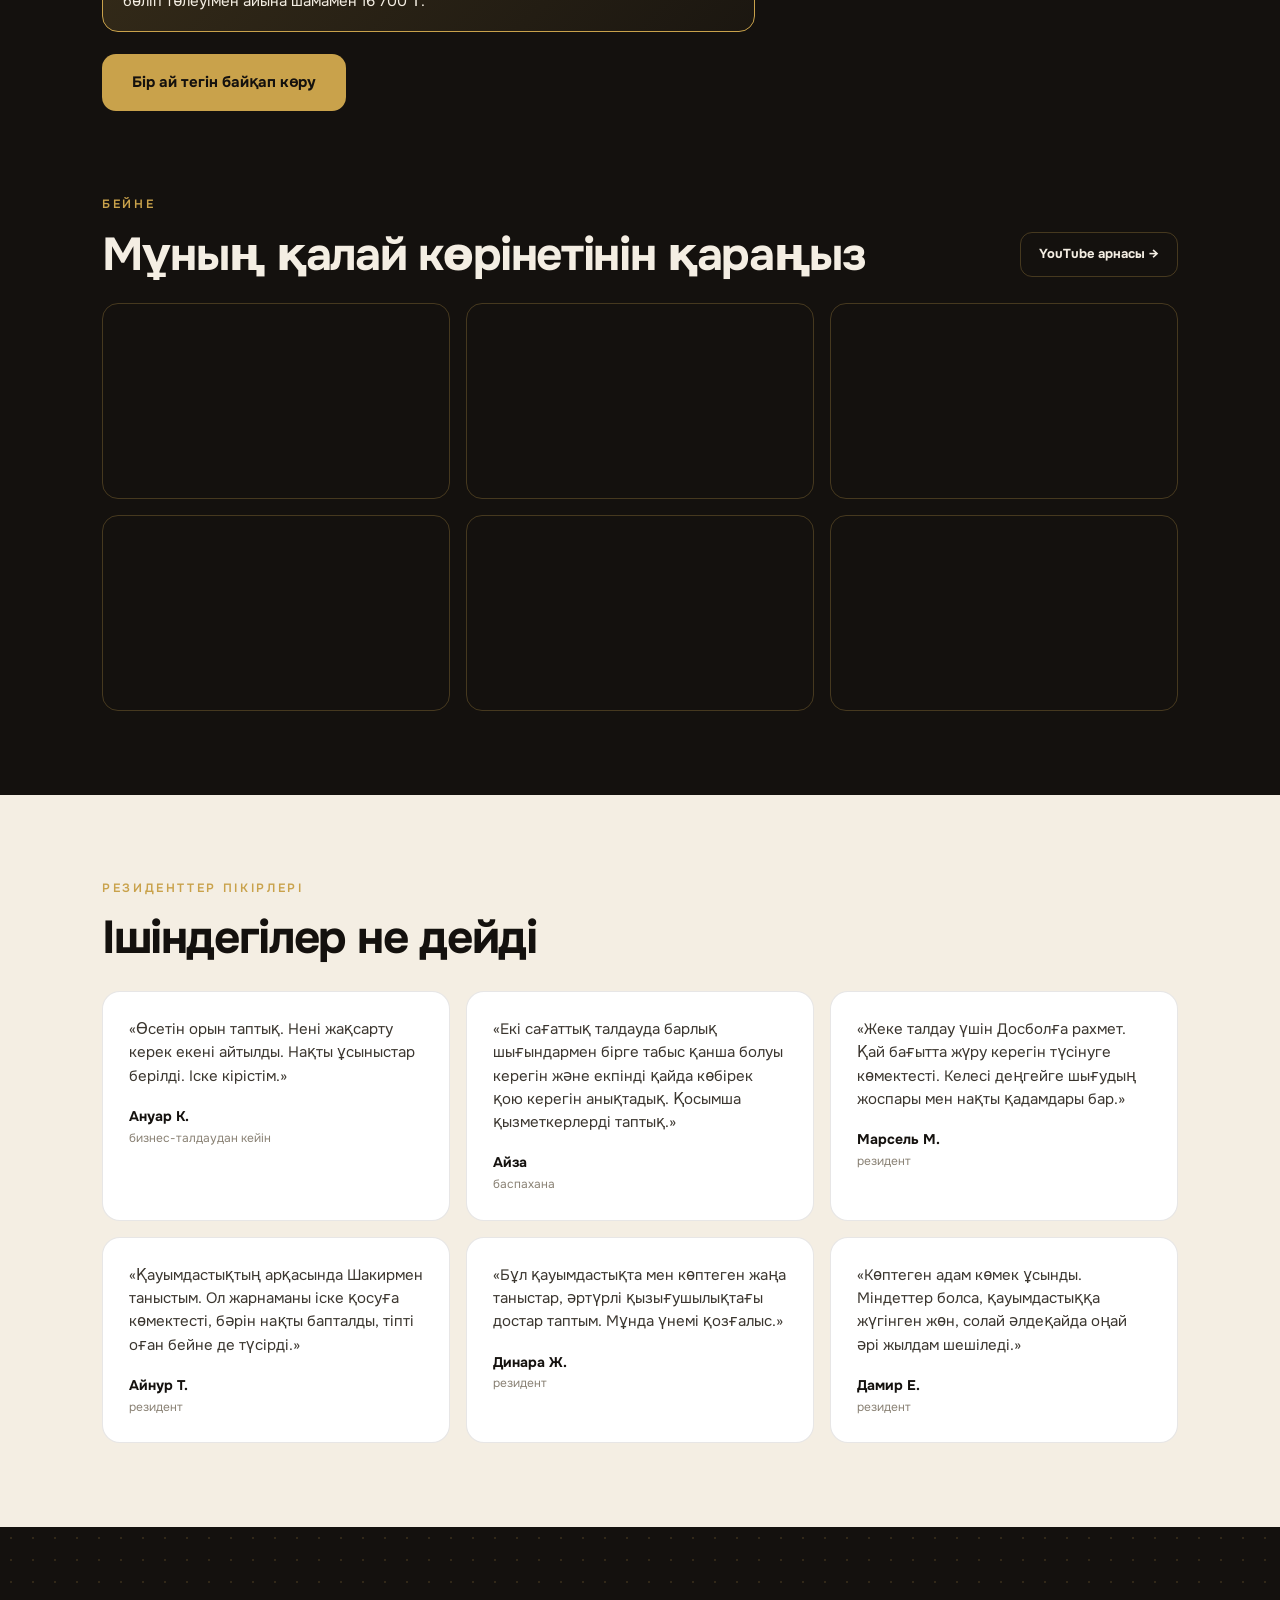
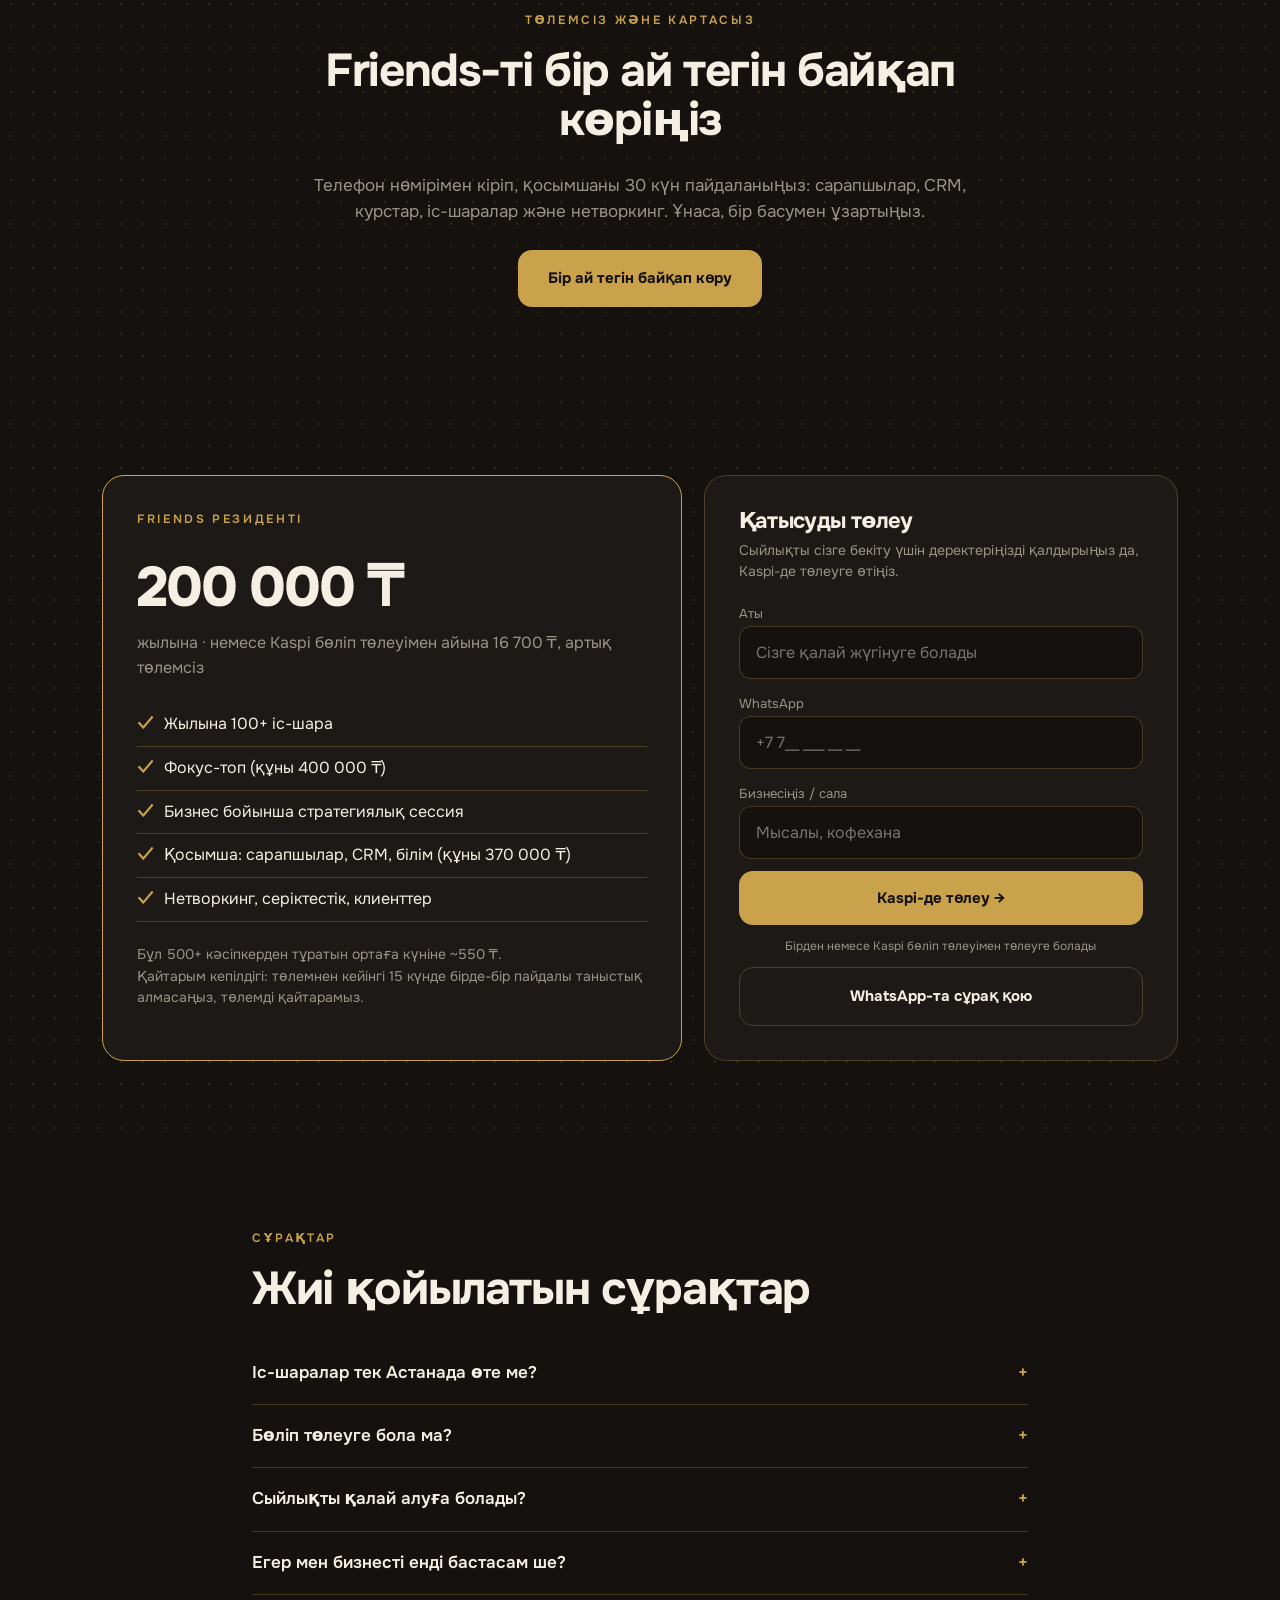
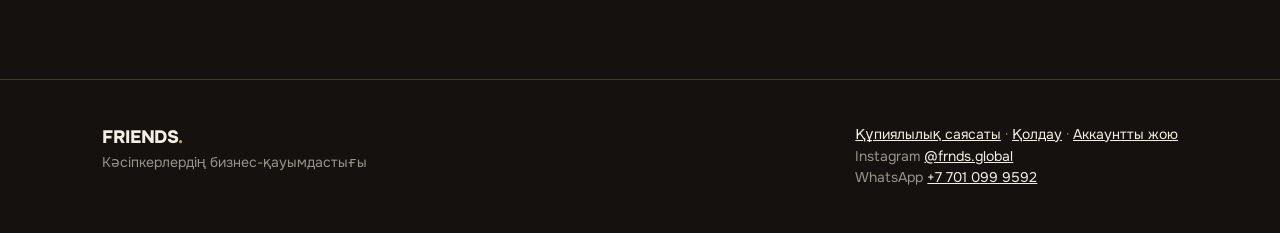
<file: kk/index.html>
<!doctype html>
<html lang="kk">
<head>
<meta charset="utf-8">
<meta name="viewport" content="width=device-width, initial-scale=1">
<title>FRIENDS. Қазақстан кәсіпкерлерінің бизнес-қауымдастығы</title>
<meta name="description" content="500+ кәсіпкер, жылына 100+ кездесу, бизнеске арналған қосымша, талдаулар және серіктестіктер. Friends-ке қосылу.">
<meta property="og:title" content="FRIENDS. Қазақстан кәсіпкерлерінің бизнес-қауымдастығы">
<meta property="og:description" content="500+ кәсіпкер, жылына 100+ кездесу, бизнеске арналған қосымша, талдаулар және серіктестіктер. Friends-ке қосылу.">
<meta property="og:type" content="website">
<meta property="og:url" content="https://friendscommunity.kz">
<meta property="og:image" content="https://friendscommunity.kz/academy/poster-feed.png">
<meta name="facebook-domain-verification" content="se83okx91on8193wa7wnhzcaa09950">
<meta name="format-detection" content="telephone=no">
<meta name="theme-color" content="#14110E">
<link rel="icon" href="../icon.svg" type="image/svg+xml">
<link rel="apple-touch-icon" href="../apple-touch-icon.png">
<link rel="preconnect" href="https://fonts.googleapis.com">
<link href="https://fonts.googleapis.com/css2?family=Onest:wght@300;400;500;600;700;800&display=swap" rel="stylesheet">
<style>@charset "utf-8";

:root { --bg: #14110E; --bg2: #1d1916; --cream: #F4EEE3; --gold: #C9A24B; --gold2: #D9BD7B; --muted: #9a9388; --line: rgba(201,162,75,.28); }

.frx * { box-sizing: border-box; margin: 0px; padding: 0px; }

html { scroll-behavior: smooth; }

body { background: rgb(20, 17, 14) !important; }

.frx { background: var(--bg); color: var(--cream); font-family: Onest, system-ui, sans-serif; font-weight: 400; line-height: 1.55; -webkit-font-smoothing: antialiased; }

.frx .dots { background-image: radial-gradient(rgba(201, 162, 75, 0.16) 1px, transparent 1px); background-size: 22px 22px; }

.frx .wrap { max-width: 1120px; margin: 0px auto; padding: 0px 22px; }

.frx h1, .frx h2, .frx h3 { font-family: Onest, system-ui, sans-serif; letter-spacing: -0.03em; line-height: 1.08; }

.frx h1 { font-size: clamp(34px, 6.4vw, 72px); font-weight: 800; }

.frx h2 { font-size: clamp(26px, 4vw, 46px); font-weight: 700; margin-bottom: 28px; }

.frx h3 { font-size: 18px; font-weight: 700; margin-bottom: 8px; }

.frx .eyebrow { font-size: 12px; letter-spacing: 0.22em; text-transform: uppercase; color: var(--gold); font-weight: 600; margin-bottom: 16px; display: block; }

.frx .gold { color: var(--gold); }

.frx section { padding: 84px 0px; }

.frx .cream { background: var(--cream); color: var(--bg); }

.frx .cream .muted { color: rgb(107, 100, 89); }

.frx .muted { color: var(--muted); }

.frx nav { position: sticky; top: 0px; z-index: 20; background: rgba(20, 17, 14, 0.86); backdrop-filter: blur(10px); border-bottom: 1px solid var(--line); }

.frx nav .wrap { display: flex; align-items: center; justify-content: space-between; height: 62px; }

.frx .logo { font-family: Onest; font-weight: 800; font-size: 20px; letter-spacing: -0.02em; }

.frx .logo b { color: var(--gold); }

.frx .btn { display: inline-flex; align-items: center; justify-content: center; gap: 8px; background: var(--gold); color: var(--bg); font-family: Onest; font-weight: 700; font-size: 15px; padding: 17px 30px; border-radius: 14px; border: 0px; cursor: pointer; text-decoration: none; transition: 0.2s; }

.frx .btn:hover { background: var(--gold2); transform: translateY(-1px); }

.frx .btn.sm { padding: 11px 18px; font-size: 13px; border-radius: 12px; }

.frx .btn.ghost { background: transparent; color: var(--cream); border: 1px solid var(--line); }

.frx .btn.ghost:hover { border-color: var(--gold); }

.frx .hero { padding: 72px 0px 64px; position: relative; overflow: hidden; }

.frx .ref { display: none; align-items: center; gap: 12px; border: 1px solid var(--line); background: rgba(201, 162, 75, 0.08); border-radius: 16px; padding: 12px 16px; margin-bottom: 28px; max-width: 560px; }

.frx .ref.on { display: flex; }

.frx .ref .av { width: 42px; height: 42px; border-radius: 50%; background: var(--gold); color: var(--bg); font-family: Onest; font-weight: 800; display: flex; align-items: center; justify-content: center; flex-shrink: 0; overflow: hidden; }

.frx .ref .av img { width: 100%; height: 100%; object-fit: cover; }

.frx .ref small { display: block; color: var(--muted); font-size: 12px; }

.frx .hero p.lead { font-size: clamp(17px, 2vw, 21px); color: rgb(216, 209, 196); max-width: 640px; margin: 22px 0px 34px; font-weight: 300; }

.frx .cta-row { display: flex; gap: 12px; flex-wrap: wrap; }

.frx .stats { display: grid; grid-template-columns: repeat(4, 1fr); gap: 1px; background: var(--line); border: 1px solid var(--line); border-radius: 18px; overflow: hidden; margin-top: 56px; }

.frx .stats div { background: var(--bg); padding: 22px 20px; }

.frx .stats b { font-family: Onest; font-size: clamp(22px, 3vw, 34px); font-weight: 800; color: var(--gold); display: block; letter-spacing: -0.03em; }

.frx .stats span { font-size: 13px; color: var(--muted); }

.frx .gift { border: 1px solid var(--gold); border-radius: 18px; padding: 26px; background: linear-gradient(135deg, rgba(201, 162, 75, 0.16), rgba(201, 162, 75, 0.03)); display: flex; gap: 20px; align-items: center; margin-top: 28px; max-width: 720px; }

.frx .gift .ic { font-size: 38px; }

.frx .gift b { font-family: Onest; font-size: 17px; display: block; margin-bottom: 4px; }

.frx .grid { display: grid; gap: 16px; }

.frx .g3 { grid-template-columns: repeat(3, 1fr); }

.frx .g2 { grid-template-columns: repeat(2, 1fr); }

.frx .card { border: 1px solid var(--line); border-radius: 18px; padding: 26px; background: var(--bg2); }

.frx .cream .card { background: rgb(255, 255, 255); border-color: rgba(20, 17, 14, 0.1); }

.frx .card .n { font-family: Onest; color: var(--gold); font-weight: 800; font-size: 13px; margin-bottom: 14px; display: block; }

.frx .chips { display: flex; flex-wrap: wrap; gap: 10px; }

.frx .chip { border: 1px solid rgba(20, 17, 14, 0.15); border-radius: 100px; padding: 10px 18px; font-weight: 500; background: rgb(255, 255, 255); }

.frx .names { display: grid; grid-template-columns: repeat(3, 1fr); gap: 16px; margin-top: 28px; }

.frx .names .card b { font-family: Onest; font-size: 16px; display: block; margin-bottom: 6px; }

.frx .rev { display: grid; grid-template-columns: repeat(3, 1fr); gap: 16px; }

.frx .rev .card p { font-size: 15px; color: rgb(59, 54, 47); margin-bottom: 16px; }

.frx .rev .card b { font-size: 14px; }

.frx .rev .card small { display: block; color: rgb(138, 130, 117); font-size: 12px; }

.frx .videos { display: grid; grid-template-columns: repeat(3, 1fr); gap: 16px; }

.frx .vid { aspect-ratio: 16 / 9; border-radius: 16px; overflow: hidden; border: 1px solid var(--line); }

.frx .vid iframe { width: 100%; height: 100%; border: 0px; }

.frx .yt { display: flex; align-items: center; justify-content: space-between; gap: 20px; flex-wrap: wrap; }

.frx .price { display: grid; grid-template-columns: 1.1fr 0.9fr; gap: 22px; align-items: stretch; }

.frx .pcard { border: 1px solid var(--gold); border-radius: 22px; padding: 34px; background: var(--bg2); position: relative; }

.frx .pcard .big { font-family: Onest; font-size: clamp(38px, 5vw, 56px); font-weight: 800; letter-spacing: -0.04em; }

.frx .pcard ul { list-style: none; margin: 22px 0px; }

.frx .pcard li { padding: 9px 0px; border-bottom: 1px solid var(--line); display: flex; gap: 10px; }

.frx .pcard li::before { content: "✓"; color: var(--gold); font-weight: 700; }

.frx form { display: flex; flex-direction: column; gap: 12px; }

.frx label { font-size: 13px; color: var(--muted); }

.frx input { width: 100%; background: var(--bg); border: 1px solid var(--line); border-radius: 12px; padding: 15px 16px; color: var(--cream); font-family: Onest; font-size: 16px; outline: none; }

.frx input:focus { border-color: var(--gold); }

.frx .note { font-size: 12px; color: var(--muted); text-align: center; }

.frx .app { display: grid; grid-template-columns: 1fr 1fr; gap: 28px; align-items: center; }

.frx .phone { border: 1px solid var(--line); border-radius: 34px; padding: 22px; background: var(--bg); max-width: 300px; margin: 0px auto; aspect-ratio: 9 / 17; display: flex; flex-direction: column; gap: 10px; }

.frx .phone .row { border: 1px solid var(--line); border-radius: 12px; padding: 12px; font-size: 13px; }

.frx .phone .row b { color: var(--gold); font-family: Onest; font-size: 11px; display: block; margin-bottom: 3px; letter-spacing: 0.05em; }

.frx details { border-bottom: 1px solid var(--line); padding: 18px 0px; }

.frx summary { cursor: pointer; font-weight: 600; font-size: 17px; list-style: none; }

.frx summary::after { content: "+"; float: right; color: var(--gold); font-family: Onest; }

.frx details[open] summary::after { content: "–"; }

.frx details p { margin-top: 10px; color: rgb(207, 200, 187); }

.frx footer { padding: 44px 0px; border-top: 1px solid var(--line); font-size: 14px; color: var(--muted); }

.frx footer .wrap { display: flex; justify-content: space-between; gap: 20px; flex-wrap: wrap; }

.frx footer a { color: var(--cream); }

.frx .sticky { position: fixed; bottom: 14px; left: 14px; right: 14px; z-index: 30; display: none; }

.frx .sticky .btn { width: 100%; }

.frx .ov { position: fixed; inset: 0px; background: rgba(20, 17, 14, 0.92); z-index: 50; display: none; align-items: center; justify-content: center; text-align: center; padding: 30px; }

.frx .ov.on { display: flex; }

@media (max-width: 860px) {
  .frx .g3, .frx .g2, .frx .rev, .frx .videos, .frx .names, .frx .price, .frx .app { grid-template-columns: 1fr; }
  .frx .stats { grid-template-columns: repeat(2, 1fr); }
  .frx section { padding: 64px 0px; }
  .frx .sticky { display: block; }
  .frx nav .btn { padding: 9px 14px; font-size: 12px; border-radius: 10px; }
}

.frx .vals { display: grid; grid-template-columns: repeat(2, 1fr); gap: 14px; margin-bottom: 22px; }

.frx .val { border: 1px solid var(--line); border-radius: 16px; padding: 18px; background: var(--bg2); }

.frx .val h3 { font-size: 16px; margin-bottom: 6px; }

.frx .val p { font-size: 14px; color: var(--muted); margin-bottom: 10px; }

.frx .pr { display: flex; align-items: center; gap: 10px; font-size: 13px; }

.frx .pr s { color: var(--muted); }

.frx .pr b { color: var(--bg); background: var(--gold); border-radius: 100px; padding: 3px 10px; font-weight: 700; font-size: 12px; }

.frx .total { border: 1px solid var(--gold); border-radius: 16px; padding: 18px 20px; background: linear-gradient(135deg, rgba(201, 162, 75, 0.18), rgba(201, 162, 75, 0.04)); margin-bottom: 22px; font-size: 15px; }

.frx .total b { font-family: Onest; color: var(--gold); font-size: 20px; display: block; margin-bottom: 4px; }

.frx .app2 { display: grid; grid-template-columns: 1.25fr 0.75fr; gap: 32px; align-items: start; }

@media (max-width: 860px) {
  .frx .vals, .frx .app2 { grid-template-columns: 1fr; }
}</style>
<style>body{margin:0}.frx .lang{color:var(--gold);font-weight:700;font-size:13px;text-decoration:none;padding:6px 4px;letter-spacing:.04em}.frx nav .btn.sm{white-space:nowrap}.frx .ns{display:none}@media(max-width:420px){.frx nav .btn.sm{padding:9px 12px;font-size:12.5px}.frx nav .logo{font-size:19px}.frx .nl{display:none}.frx .ns{display:inline}}</style>
<script>!function(f,b,e,v,n,t,s){if(f.fbq)return;n=f.fbq=function(){n.callMethod?n.callMethod.apply(n,arguments):n.queue.push(arguments)};if(!f._fbq)f._fbq=n;n.push=n;n.loaded=!0;n.version='2.0';n.queue=[];t=b.createElement(e);t.async=!0;t.src=v;s=b.getElementsByTagName(e)[0];s.parentNode.insertBefore(t,s)}(window,document,'script','https://connect.facebook.net/en_US/fbevents.js');fbq('init','194551026765792');fbq('init','1106102117865663');fbq('track','PageView');</script>
</head>
<body>
<div class="frx"> <nav><div class="wrap"> <div class="logo">FRIENDS<b>.</b></div> <span style="display:flex;gap:8px;align-items:center"><a href="../" class="lang" hreflang="ru">РУС</a><a href="../live/?lang=kk" data-app-link class="btn sm"><span class="nl">Бір ай тегін</span><span class="ns">Тегін</span></a></span> </div></nav> <header class="hero dots"> <div class="wrap"> <div class="ref" id="ref"> <div class="av" id="refAv">F</div> <div><small>Сізді шақырды</small><b id="refName">Қауымдастық досы</b></div> </div> <span class="eyebrow">Қазақстандағы №1 бизнес-қауымдастық</span> <h1>Бизнесіңізді <span class="gold">өсіретін</span> орта</h1> <p class="lead">500+ кәсіпкер, жылына 100+ кездесу, бизнеске арналған өз қосымшамыз, талдаулар, серіктестіктер және қауымдастық ішіндегі клиенттер. Сіз іс-шараны емес, сіздің жолыңыздан өткен адамдарға қолжетімділікті сатып аласыз.</p> <div class="cta-row"> <a href="../live/?lang=kk" data-app-link class="btn">Бір ай тегін байқап көру</a> <a href="#pay" class="btn ghost">Жылына 200 000 ₸ төлеп қосылу</a> </div>  <div class="stats"> <div><b>500+</b><span>резидент</span></div> <div><b>100+</b><span>іс-шара жылына</span></div> <div><b>2 000 ₸</b><span>бір іс-шараның бағасы</span></div> <div><b>16 700 ₸</b><span>айына Kaspi бөліп төлеуімен</span></div> </div> </div> </header> <section class="cream" id="about"> <div class="wrap"> <span class="eyebrow">Сіз не аласыз</span> <h2>Күшті ортада бір жыл</h2> <div class="grid g3"> <div class="card"><span class="n">01</span><h3>Байланыстар мен серіктестік</h3><p class="muted">Ондаған салалардың кәсіпкерлерімен танысу. Жаңа клиенттер, мердігерлер мен серіктестер қауымдастықтың ішінен келеді.</p></div> <div class="card"><span class="n">02</span><h3>Бизнес талдаулары</h3><p class="muted">Қаржы, маркетинг және сатылым бойынша стратегиялық сессия. Сіз нақты іс-әрекет жоспарымен кетесіз.</p></div> <div class="card"><span class="n">03</span><h3>Фокус-топ</h3><p class="muted">Нәтижеге бағытталған шағын кәсіпкерлер тобындағы жұмыс. Құны 400 000 ₸, резиденттер үшін жазылымға кіреді.</p></div> <div class="card"><span class="n">04</span><h3>Жылына 100+ кездесу</h3><p class="muted">Әр сәрсенбіде бизнес-бранч, мастер-класстар, экскурсиялар, кешкі астар, спорт және жабық кештер.</p></div> <div class="card"><span class="n">05</span><h3>Жабық чаттар</h3><p class="muted">Сұрақ қоясыз да, сол күні жүздеген кәсіпкерден көмек аласыз.</p></div> <div class="card"><span class="n">06</span><h3>Оқу және білім</h3><p class="muted">Практик спикерлер, талдау жазбалары, курстар және Friends қосымшасындағы білім қоры.</p></div> <div class="card"><span class="n">07</span><h3>Подкаст және медиа</h3><p class="muted">DOSBOL &amp; FRIENDS подкастына қатысу, бейнелер қауымдастықтың YouTube-арнасында шығады.</p></div> <div class="card"><span class="n">08</span><h3>Бедел</h3><p class="muted">Резидент мәртебесі бизнесіңізге деген сенімді арттырып, сізді сарапшы ретінде көрсетеді.</p></div> </div> </div> </section> <section class="cream" style="padding-top:0"> <div class="wrap"> <span class="eyebrow">Форматтар</span> <div class="chips"> <span class="chip">Сәрсенбілік бизнес-бранч</span><span class="chip">Бизнес-талдаулар</span><span class="chip">Мастер-класстар</span><span class="chip">Бизнес-экскурсиялар</span><span class="chip">Кешкі астар</span><span class="chip">Нетворкинг</span><span class="chip">Спорт</span><span class="chip">Жабық кештер</span><span class="chip">Саяхаттар</span><span class="chip">Квиздер мен турнирлер</span> </div> <div class="names"> <div class="card"><b>Аят Азимов</b><span class="muted">Global Coffee, 180+ нүкте</span></div> <div class="card"><b>Адиль Тасболатов</b><span class="muted">Royal Flowers, 3 елдегі 34 дүкен</span></div> <div class="card"><b>Асылжан Кази</b><span class="muted">Espresso Day, 130+ нүкте</span></div> </div> </div> </section> <section> <div class="wrap app2"> <div> <span class="eyebrow">Friends қосымшасы · қазірдің өзінде жұмыс істейді</span> <h2>Кәсіпкерлерге арналған әлеуметтік желі</h2> <p class="muted" style="font-size:17px;margin-bottom:22px">Біз өз қосымшамызды жасадық: сарапшылар, CRM, білім және нетворкинг бір жерде. <b style="color:var(--cream)">Бірінші жылы резиденттер үшін бәрі тегін</b>, сондықтан қазір кіріңіз.</p> <div class="vals"> <div class="val"><h3>Сарапшылар мен серіктестер</h3><p>Қауымдастық сарапшылары мен кәсіпкерлерінің байланыстары. Заңгерлер, маркетологтар, қаржыгерлер, жеткізушілер: керек адамға тікелей шығу.</p><div class="pr"><s>100 000 ₸/жыл</s><b>тегін</b></div></div> <div class="val"><h3>Бизнеске арналған CRM</h3><p>Клиенттер, мәмілелер және тапсырмалар бір жерде. Сатылымды тікелей қауымдастық қосымшасында жүргізіңіз.</p><div class="pr"><s>120 000 ₸/жыл</s><b>тегін</b></div></div> <div class="val"><h3>Білім және оқу</h3><p>Курстар, талдаулар мен мастер-класстардың жазбалары, үлгілер мен кейстері бар білім қоры.</p><div class="pr"><s>150 000 ₸/жыл</s><b>тегін</b></div></div> <div class="val"><h3>Жаңалықтар таспасы және нетворкинг</h3><p>Бизнесіңіздің профилі, қауымдастық таспасы, 500+ резидент арасынан серіктестер мен клиенттер іздеу.</p><div class="pr"><b>тегін</b></div></div> <div class="val"><h3>Іс-шаралар</h3><p>Жылына 100+ кездесу, бір басуда жазылу. Мұндай кездесуге қарапайым билет 10 000 ₸-ден.</p><div class="pr"><s>1 000 000 ₸/жыл</s><b>кіреді</b></div></div> <div class="val"><h3>Кітапхана және аудио</h3><p>Бизнеске арналған жүздеген кітап: қысқаша мазмұн, орыс және қазақ тіліндегі аудио, мұқаба және рейтинг.</p><div class="pr"><s>60 000 ₸/жыл</s><b>тегін</b></div></div> <div class="val"><h3>Мамандықтар мектебі және мини-MBA</h3><p>Жылдам мамандықтар, сабақтар және QR арқылы тексерілетін сертификат.</p><div class="pr"><s>300 000 ₸</s><b>тегін</b></div></div> <div class="val"><h3>Фокус-топ</h3><p>Нәтижеге бағытталған шағын кәсіпкерлер тобындағы жұмыс.</p><div class="pr"><s>400 000 ₸</s><b>тегін</b></div></div> </div> <div class="total"><b>Құны 2 130 000+ ₸</b>Резиденттер үшін бәрі жылына 200 000 ₸ жазылымға кіреді — бұл 10 есе аз. Kaspi бөліп төлеуімен айына шамамен 16 700 ₸.</div> <a href="../live/?lang=kk" data-app-link class="btn">Бір ай тегін байқап көру</a> </div> <div class="phone dots"> <div class="logo" style="font-size:16px;margin-bottom:6px">FRIENDS<b>.</b></div> <div class="row"><b>САРАПШЫЛАР</b>Заңгер, маркетолог, қаржыгер</div> <div class="row"><b>CRM</b>3 мәміле жауап күтуде</div> <div class="row"><b>БІЛІМ</b>Кәсіпкер қаржысы</div> <div class="row"><b>ТАСПА</b>Саланыздағы жаңа серіктес</div> <div class="row"><b>СӘРСЕНБІ · 10:00</b>Бизнес-бранч</div> </div> </div> </section> <section style="padding-top:0" id="vsec"> <div class="wrap"> <span class="eyebrow">Бейне</span> <div class="yt" style="margin-bottom:24px"><h2 style="margin:0">Мұның қалай көрінетінін қараңыз</h2><a class="btn ghost sm" href="https://www.youtube.com/@Podcast.Dosbol" target="_blank" rel="noopener">YouTube арнасы →</a></div> <div class="videos" id="videos"></div> </div> </section> <section class="cream"> <div class="wrap"> <span class="eyebrow">Резиденттер пікірлері</span> <h2>Ішіндегілер не дейді</h2> <div class="rev"> <div class="card"><p>«Өсетін орын таптық. Нені жақсарту керек екені айтылды. Нақты ұсыныстар берілді. Іске кірістім.»</p><b>Ануар К.</b><small>бизнес-талдаудан кейін</small></div> <div class="card"><p>«Екі сағаттық талдауда барлық шығындармен бірге табыс қанша болуы керегін және екпінді қайда көбірек қою керегін анықтадық. Қосымша қызметкерлерді таптық.»</p><b>Айза</b><small>баспахана</small></div> <div class="card"><p>«Жеке талдау үшін Досболға рахмет. Қай бағытта жүру керегін түсінуге көмектесті. Келесі деңгейге шығудың жоспары мен нақты қадамдары бар.»</p><b>Марсель М.</b><small>резидент</small></div> <div class="card"><p>«Қауымдастықтың арқасында Шакирмен таныстым. Ол жарнаманы іске қосуға көмектесті, бәрін нақты бапталды, тіпті оған бейне де түсірді.»</p><b>Айнур Т.</b><small>резидент</small></div> <div class="card"><p>«Бұл қауымдастықта мен көптеген жаңа таныстар, әртүрлі қызығушылықтағы достар таптым. Мұнда үнемі қозғалыс.»</p><b>Динара Ж.</b><small>резидент</small></div> <div class="card"><p>«Көптеген адам көмек ұсынды. Міндеттер болса, қауымдастыққа жүгінген жөн, солай әлдеқайда оңай әрі жылдам шешіледі.»</p><b>Дамир Е.</b><small>резидент</small></div> </div> </div> </section> <section class="dots" id="trial"> <div class="wrap" style="text-align:center;max-width:760px"> <span class="eyebrow">Төлемсіз және картасыз</span> <h2>Friends-ті бір ай тегін байқап көріңіз</h2> <p class="muted" style="font-size:17px;margin:12px auto 24px">Телефон нөмірімен кіріп, қосымшаны 30 күн пайдаланыңыз: сарапшылар, CRM, курстар, іс-шаралар және нетворкинг. Ұнаса, бір басумен ұзартыңыз.</p> <a href="../live/?lang=kk" data-app-link class="btn">Бір ай тегін байқап көру</a> </div> </section> <section id="pay" class="dots"> <div class="wrap price"> <div class="pcard"> <span class="eyebrow">Friends резиденті</span> <div class="big">200 000 ₸</div> <div class="muted">жылына · немесе Kaspi бөліп төлеуімен айына 16 700 ₸, артық төлемсіз</div> <ul> <li>Жылына 100+ іс-шара</li> <li>Фокус-топ (құны 400 000 ₸)</li> <li>Бизнес бойынша стратегиялық сессия</li> <li>Қосымша: сарапшылар, CRM, білім (құны 370 000 ₸)</li> <li>Нетворкинг, серіктестік, клиенттер</li> </ul> <p class="muted" style="font-size:14px">Бұл 500+ кәсіпкерден тұратын ортаға күніне ~550 ₸.</p> <p class="muted" style="font-size:14px">Қайтарым кепілдігі: төлемнен кейінгі 15 күнде бірде-бір пайдалы таныстық алмасаңыз, төлемді қайтарамыз.</p> </div> <div class="pcard" style="border-color:var(--line)"> <h3 style="font-size:22px;margin-bottom:6px">Қатысуды төлеу</h3> <p class="muted" style="font-size:14px;margin-bottom:18px">Сыйлықты сізге бекіту үшін деректеріңізді қалдырыңыз да, Kaspi-де төлеуге өтіңіз.</p> <form id="frf"> <div><label>Аты</label><input name="name" required="" placeholder="Сізге қалай жүгінуге болады"></div> <div><label>WhatsApp</label><input name="phone" required="" type="tel" placeholder="+7 7__ ___ __ __"></div> <div><label>Бизнесіңіз / сала</label><input name="biz" placeholder="Мысалы, кофехана"></div> <button class="btn" type="submit">Kaspi-де төлеу →</button> <p class="note">Бірден немесе Kaspi бөліп төлеуімен төлеуге болады</p> </form> <a class="btn ghost" id="wa" style="width:100%;margin-top:12px" target="_blank" rel="noopener" href="https://wa.me/77010999592?text=%D0%97%D0%B4%D1%80%D0%B0%D0%B2%D1%81%D1%82%D0%B2%D1%83%D0%B9%D1%82%D0%B5!%20%D0%A5%D0%BE%D1%87%D1%83%20%D0%B2%D1%81%D1%82%D1%83%D0%BF%D0%B8%D1%82%D1%8C%20%D0%B2%20Friends">WhatsApp-та сұрақ қою</a> </div> </div> </section> <section> <div class="wrap" style="max-width:820px"> <span class="eyebrow">Сұрақтар</span> <h2>Жиі қойылатын сұрақтар</h2> <details><summary>Іс-шаралар тек Астанада өте ме?</summary><p>Негізгі кездесулер Астанада өтеді. Басқа қалалардың резиденттері чаттарды, қосымшаны, онлайн форматтарды пайдаланады және маңызды іс-шараларға келеді.</p></details> <details><summary>Бөліп төлеуге бола ма?</summary><p>Иә, Kaspi арқылы: айына шамамен 16 700 ₸, артық төлемсіз.</p></details> <details><summary>Сыйлықты қалай алуға болады?</summary><p>Форманы толтырғаннан кейін осы бет арқылы төлеңіз. Менеджер WhatsApp-та сізбен байланысып, талдауға жазады.</p></details> <details><summary>Егер мен бизнесті енді бастасам ше?</summary><p>Қауымдастықта бастаушылар да, тәжірибелі кәсіпкерлер де бар. Бастаушыларға орта көбірек пайда береді: сұрақтарға жауап және осы жолдан өткен адамдар.</p></details> </div> </section> <footer><div class="wrap"> <div><div class="logo" style="font-size:18px;color:var(--cream)">FRIENDS<b>.</b></div>Кәсіпкерлердің бизнес-қауымдастығы</div> <div><a href="../privacy.html">Құпиялылық саясаты</a> · <a href="../support.html">Қолдау</a> · <a href="../delete-account.html">Аккаунтты жою</a><br>Instagram <a href="https://instagram.com/frnds.global" target="_blank" rel="noopener">@frnds.global</a><br>WhatsApp <a href="https://wa.me/77010999592" target="_blank" rel="noopener">+7 701 099 9592</a></div> </div></footer> <div class="ov" id="ov"><div><div class="logo" style="font-size:28px;margin-bottom:16px">FRIENDS<b>.</b></div><h3>Өтінім қабылданды</h3><p class="muted">Kaspi-де төлеуге өтіп жатырмыз…</p></div></div> </div> <script>
(function(){
var KASPI = "https://pay.kaspi.kz/pay/0ygfmtdw";
var APP = "../live/";
var API = "https://api.friendscommunity.kz"; // counts visits and shows any blogger registered in the system
var WA = "77010999592";
var SCRIPT_URL = "../lead.php";
var BLOGGERS = {
  kappas: {name:"Азамат Каппас", photo:"", gift:"Friends бір ай тегін + бизнес-талдау", giftText:"Тек Азаматтың сілтемесі бойынша: Friends қосымшасында 30 күн тегін, ал қосылғанда негізін қалаушымен жеке бизнес-талдау."}
};
var VIDEOS = ["jZfzWBlJPgA","eNyRFP3947Y","Kv6A1CAVfco","ZnmGq8eBz6k","3E-mzqSy6DQ","x1pbr3Mc4zk"];
function q(k){try{return new URLSearchParams(location.search).get(k)}catch(e){return null}}
var seg=(location.pathname.split("/").filter(Boolean).pop()||"").toLowerCase();
var RESERVED={"":1,"index.html":1,"privacy":1,"support":1,"delete-account":1,"offer":1,"live":1,"app":1,"admin":1,"kk":1,"ru":1,"en":1,"stats":1,"academy":1,"server":1,"landing":1,"terms":1};
var segCode=(/^[a-z0-9_-]{2,40}$/.test(seg)&&!RESERVED[seg])?seg:"";
var code=(q("b")||q("ref")||segCode||"").toLowerCase().replace(/[^a-z0-9_-]/g,"").trim();
try{ if(code) localStorage.setItem("fr_ref",code); else code=localStorage.getItem("fr_ref")||""; }catch(e){}
var B=BLOGGERS[code];
var source=B?code:(code||"site");
if(B){
  document.getElementById("ref").classList.add("on");
  document.getElementById("refName").textContent=B.name;
  var av=document.getElementById("refAv");
  if(B.photo){av.innerHTML='<img src="'+B.photo+'" alt="">'}else{av.textContent=B.name.charAt(0)}
}
var qs=new URLSearchParams(location.search),pass=new URLSearchParams();
if(code)pass.set("ref",code);
["utm_source","utm_medium","utm_campaign","utm_content"].forEach(function(k){var v=qs.get(k);if(!v){try{v=sessionStorage.getItem("fr_"+k)}catch(e){}}if(v){pass.set(k,v);try{sessionStorage.setItem("fr_"+k,v)}catch(e){}}});
if(code&&!pass.get("utm_source"))pass.set("utm_source",code);
if(!pass.get("lang"))pass.set("lang","kk");var appUrl=APP+"?"+pass.toString();
document.querySelectorAll("[data-app-link]").forEach(function(a){a.href=appUrl});
if(API&&code){
  try{var vk="fr_v_"+code+"_"+new Date().toISOString().slice(0,10);if(!localStorage.getItem(vk)){localStorage.setItem(vk,"1");fetch(API+"/v1/public/partners/"+encodeURIComponent(code)+"/visit",{method:"POST",keepalive:true}).catch(function(){})}}catch(e){}
  if(!B)fetch(API+"/v1/public/partners/"+encodeURIComponent(code)).then(function(r){return r.ok?r.json():null}).then(function(d){if(!d)return;document.getElementById("ref").classList.add("on");document.getElementById("refName").textContent=d.name;document.getElementById("refAv").textContent=d.name.charAt(0)}).catch(function(){});
}
// every explicit invite link (owner or blogger): no marketing page, straight to the app (invite banner + sign-in + install hint); the plain site keeps the landing
if((q("b")||q("ref")||segCode)&&!q("stay")){setTimeout(function(){location.replace(appUrl)},250)}
var waText="Сәлеметсіз бе! Friends-ке қосылғым келеді"+(B?" ("+B.name+" шақыруымен, коды "+code+")":(code?" (коды "+code+")":""));
var utmStr=["utm_source","utm_medium","utm_campaign"].map(function(k){return pass.get(k)}).filter(Boolean).join("/");
document.getElementById("wa").href="https://wa.me/"+WA+"?text="+encodeURIComponent(waText);
document.getElementById("wa").addEventListener("click",function(){try{navigator.sendBeacon("../lead.php",new URLSearchParams({t:"wa",b:source,utm:utmStr}))}catch(e){}});
var vbox=document.getElementById("videos");
if(VIDEOS.length){VIDEOS.slice(0,6).forEach(function(id){vbox.insertAdjacentHTML("beforeend",'<div class="vid"><iframe loading="lazy" src="https://www.youtube.com/embed/'+id+'" allowfullscreen></iframe></div>')})}
else{document.getElementById("vsec").style.display="none"}
document.getElementById("frf").addEventListener("submit",function(e){
  e.preventDefault();
  var d=new FormData(e.target);
  var p=new URLSearchParams({b:source,name:d.get("name"),phone:d.get("phone"),biz:d.get("biz")||"",page:location.href,utm:utmStr});
  document.getElementById("ov").classList.add("on");
  var done=false,go=function(){if(!done){done=true;location.href=KASPI}};
  if(SCRIPT_URL){fetch(SCRIPT_URL,{method:"POST",mode:"no-cors",body:p}).then(go,go);setTimeout(go,2500);}else{setTimeout(go,900)}
});
})();
</script> 
</body>
</html>
</file>
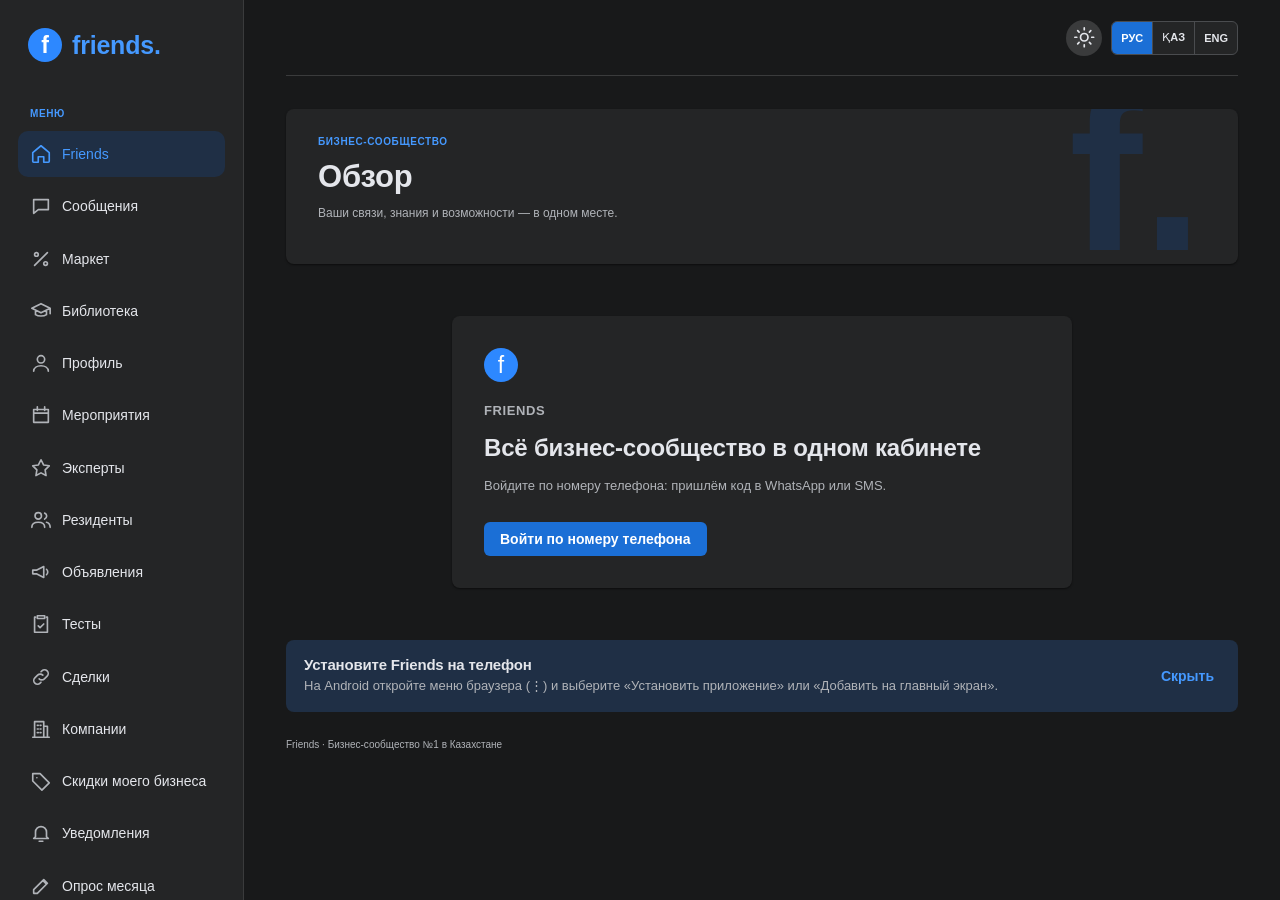
<file: live/index.html>
<!doctype html>
<html lang="ru">
<head>
  <meta charset="UTF-8">
  <meta name="viewport" content="width=device-width, initial-scale=1, viewport-fit=cover">
  <meta name="theme-color" content="#18191a">
  <meta name="apple-mobile-web-app-capable" content="yes">
  <meta name="apple-mobile-web-app-title" content="Friends">
  <meta name="apple-mobile-web-app-status-bar-style" content="default">
  <meta name="mobile-web-app-capable" content="yes">
  <link rel="apple-touch-icon" href="/apple-touch-icon.png">
  <link rel="icon" type="image/png" sizes="192x192" href="/icon-192.png">
  <link rel="manifest" href="manifest.webmanifest">
  <meta name="description" content="Friends">
  <title>Friends</title>
  <script>try{var t=localStorage.getItem("friends.theme"),a=localStorage.getItem("friends.accent"),r=document.documentElement;r.dataset.theme=t==="light"?"light":"dark";if(t==="navy")r.dataset.palette="navy";if(a&&a!=="blue"&&["teal","violet","green"].indexOf(a)>=0)r.dataset.accent=a}catch(e){document.documentElement.dataset.theme="dark"}</script>
  <link rel="stylesheet" href="./styles.css?v=202611272316">
<meta property="og:title" content="Friends: бизнес-сообщество предпринимателей Казахстана"><meta property="og:description" content="Встречи, обучение, книги с озвучкой, шаблоны, чаты и скидки. 30 дней бесплатно по приглашению."><meta property="og:image" content="https://friendscommunity.kz/live/art/other.jpg"><meta property="og:type" content="website"><meta name="twitter:card" content="summary_large_image"></head>
<body data-app="resident">
  <div class="app-shell">
    <aside class="sidebar">
      <a class="brand" href="#" data-view="overview" data-i18n-aria-label="brand.home"><span class="brand-mark" aria-hidden="true">f</span><span>friends<span class="brand-dot">.</span></span></a>
      <p class="nav-label" data-i18n="nav.label"></p>
      <nav data-i18n-aria-label="nav.aria">
        <button class="nav-item active" data-view="overview" data-primary><span aria-hidden="true" data-ic="home"></span> <span data-i18n="nav.home"></span></button>
        <button class="nav-item" data-view="messages" data-primary><span aria-hidden="true" data-ic="chat"></span> <span data-i18n="nav.messages"></span><span class="nav-badge" id="msg-badge" hidden></span></button>
        <button class="nav-item nav-qr" data-view="discounts" data-primary><span aria-hidden="true" class="qr-ic" data-ic="percent"></span> <span data-i18n="nav.market"></span></button>
        <button class="nav-item" data-view="learn" data-primary><span aria-hidden="true" data-ic="learn"></span> <span data-i18n="nav.learn"></span></button>
        <button class="nav-item" data-view="me" data-primary><span aria-hidden="true" data-ic="user"></span> <span data-i18n="nav.me"></span></button>
        <button class="nav-item" data-view="business" hidden><span aria-hidden="true" data-ic="business"></span> <span data-i18n="nav.business"></span></button>
        <button class="nav-item" data-view="events"><span aria-hidden="true" data-ic="calendar"></span> <span data-i18n="nav.events"></span></button>
        <button class="nav-item" data-view="experts"><span aria-hidden="true" data-ic="star"></span> <span data-i18n="nav.experts"></span></button>
        <button class="nav-item" data-view="members"><span aria-hidden="true" data-ic="users"></span> <span data-i18n="nav.members"></span></button>
        <button class="nav-item" data-view="announcements"><span aria-hidden="true" data-ic="megaphone"></span> <span data-i18n="nav.announcements"></span></button>
        <button class="nav-item" data-view="tests"><span aria-hidden="true" data-ic="test"></span> <span data-i18n="nav.tests"></span></button>
        <button class="nav-item" data-view="deals"><span aria-hidden="true" data-ic="deal"></span> <span data-i18n="nav.deals"></span></button>
        <button class="nav-item" data-view="companies"><span aria-hidden="true" data-ic="building"></span> <span data-i18n="nav.companies"></span></button>
        <button class="nav-item" data-view="partner"><span aria-hidden="true" data-ic="tag"></span> <span data-i18n="nav.partner"></span></button>
        <button class="nav-item" data-view="notifications"><span aria-hidden="true" data-ic="bell"></span> <span data-i18n="nav.notifications"></span></button>
        <button class="nav-item" data-view="checkin"><span aria-hidden="true" data-ic="pen"></span> <span data-i18n="nav.checkin"></span></button>
        <button class="nav-item" data-view="polls"><span aria-hidden="true" data-ic="help"></span> <span data-i18n="nav.polls"></span></button>
        <button class="nav-item" data-view="profile"><span aria-hidden="true" data-ic="user"></span> <span data-i18n="nav.profile"></span></button>
        <button class="nav-item" data-view="trust"><span aria-hidden="true" data-ic="shield"></span> <span data-i18n="nav.trust"></span></button>
        <button class="nav-item" data-view="membership"><span aria-hidden="true" data-ic="card"></span> <span data-i18n="nav.membership"></span></button>
        <button class="nav-item" data-view="team"><span aria-hidden="true" data-ic="users"></span> <span data-i18n="nav.team"></span></button>
        <button class="nav-item" data-view="settings"><span aria-hidden="true" data-ic="gear"></span> <span data-i18n="nav.settings"></span></button>
      </nav>
      <div class="sidebar-bottom"><div class="help-mark" aria-hidden="true">?</div><div><strong data-i18n="help.title"></strong><small data-i18n="help.text"></small></div></div>
    </aside>
    <main class="main">
      <header class="topbar"><button type="button" class="mobile-brand" data-view="overview" data-i18n-aria-label="nav.overview">friends<span class="brand-dot">.</span></button><div class="topbar-right"></div></header>
      <section class="welcome">
        <div><p class="eyebrow" data-i18n="welcome.eyebrow"></p><h1 id="page-title"></h1><p class="muted" id="page-subtitle"></p></div>
        <div class="welcome-mark" aria-hidden="true"></div>
      </section>
      <section id="view-content" aria-live="polite">
        <div class="loading-panel" data-i18n="common.loading"></div>
      </section>
      <footer data-i18n="footer"></footer>
    </main>
  </div>
  <dialog class="menu-sheet" id="menu-sheet" aria-labelledby="menu-sheet-title"></dialog>
  <script src="./config.js?v=202611272316"></script>
  <script src="./vendor/qrcode.js"></script>
  <script src="./i18n.js?v=202611272316"></script>
  <script src="./client.js?v=202611272316"></script>
  <script>if ("serviceWorker" in navigator) window.addEventListener("load", () => navigator.serviceWorker.register("sw.js").catch(() => {}));</script>
</body>
</html>
</file>
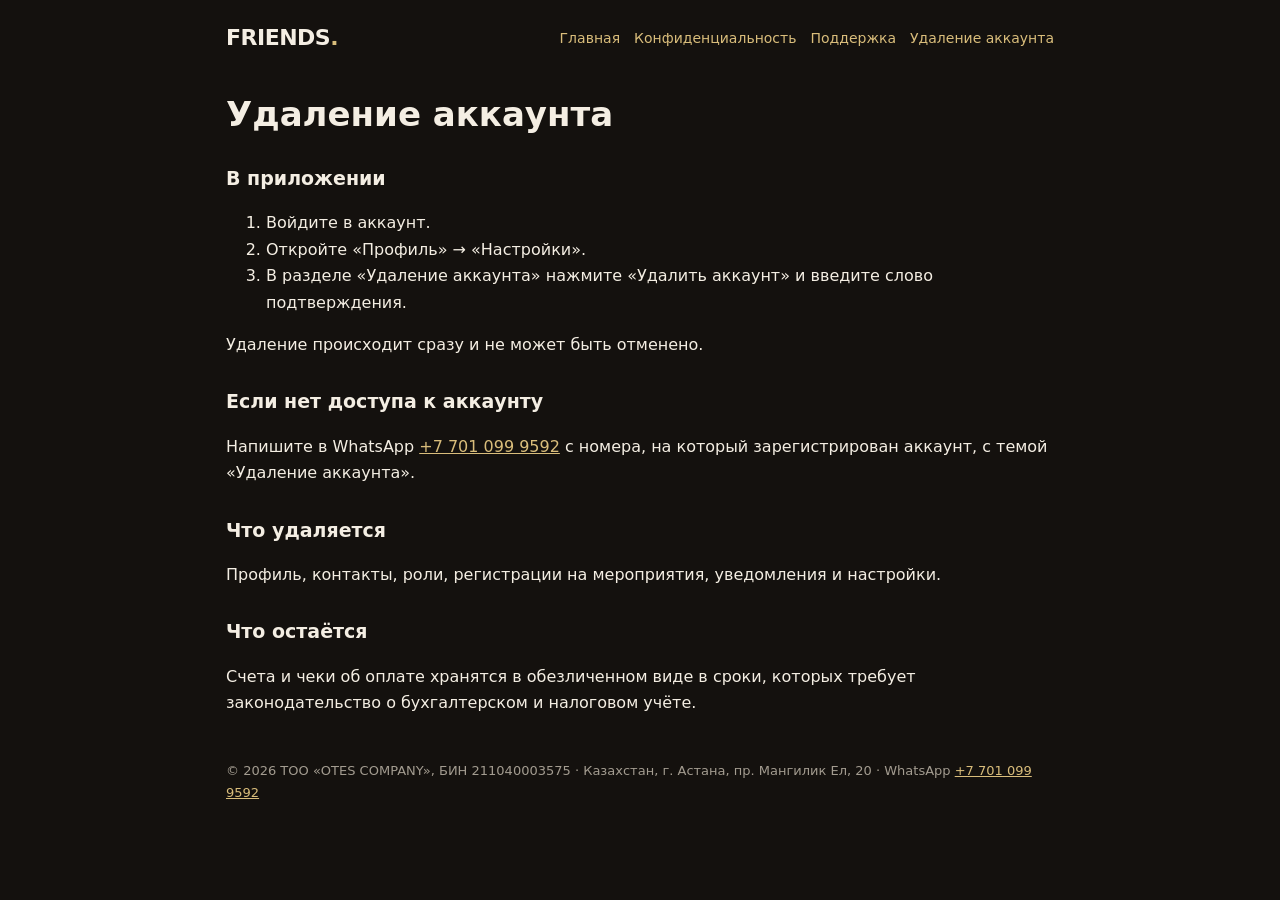
<file: delete-account.html>
<!doctype html>
<html lang="ru"><head><meta charset="utf-8"><meta name="viewport" content="width=device-width,initial-scale=1"><title>Удаление аккаунта — Friends</title><meta name="description" content="Как удалить аккаунт Friends и какие данные будут удалены."><meta name="theme-color" content="#14110E"><link rel="icon" href="/icon.svg" type="image/svg+xml"><link rel="stylesheet" href="/style.css"></head><body>
<header><a class="logo" href="/">FRIENDS<b>.</b></a><nav><a href="/">Главная</a><a href="/privacy.html">Конфиденциальность</a><a href="/support.html">Поддержка</a><a href="/delete-account.html">Удаление аккаунта</a></nav></header>
<main><article class="doc">
<h1>Удаление аккаунта</h1>
<h2>В приложении</h2>
<ol><li>Войдите в аккаунт.</li><li>Откройте «Профиль» → «Настройки».</li><li>В разделе «Удаление аккаунта» нажмите «Удалить аккаунт» и введите слово подтверждения.</li></ol>
<p>Удаление происходит сразу и не может быть отменено.</p>
<h2>Если нет доступа к аккаунту</h2>
<p>Напишите в WhatsApp <a href="https://wa.me/77010999592">+7 701 099 9592</a> с номера, на который зарегистрирован аккаунт, с темой «Удаление аккаунта».</p>
<h2>Что удаляется</h2>
<p>Профиль, контакты, роли, регистрации на мероприятия, уведомления и настройки.</p>
<h2>Что остаётся</h2>
<p>Счета и чеки об оплате хранятся в обезличенном виде в сроки, которых требует законодательство о бухгалтерском и налоговом учёте.</p>

</article></main>
<footer>© 2026 ТОО «OTES COMPANY», БИН 211040003575 · Казахстан, г. Астана, пр. Мангилик Ел, 20 · WhatsApp <a href="https://wa.me/77010999592">+7 701 099 9592</a></footer>
</body></html>
</file>
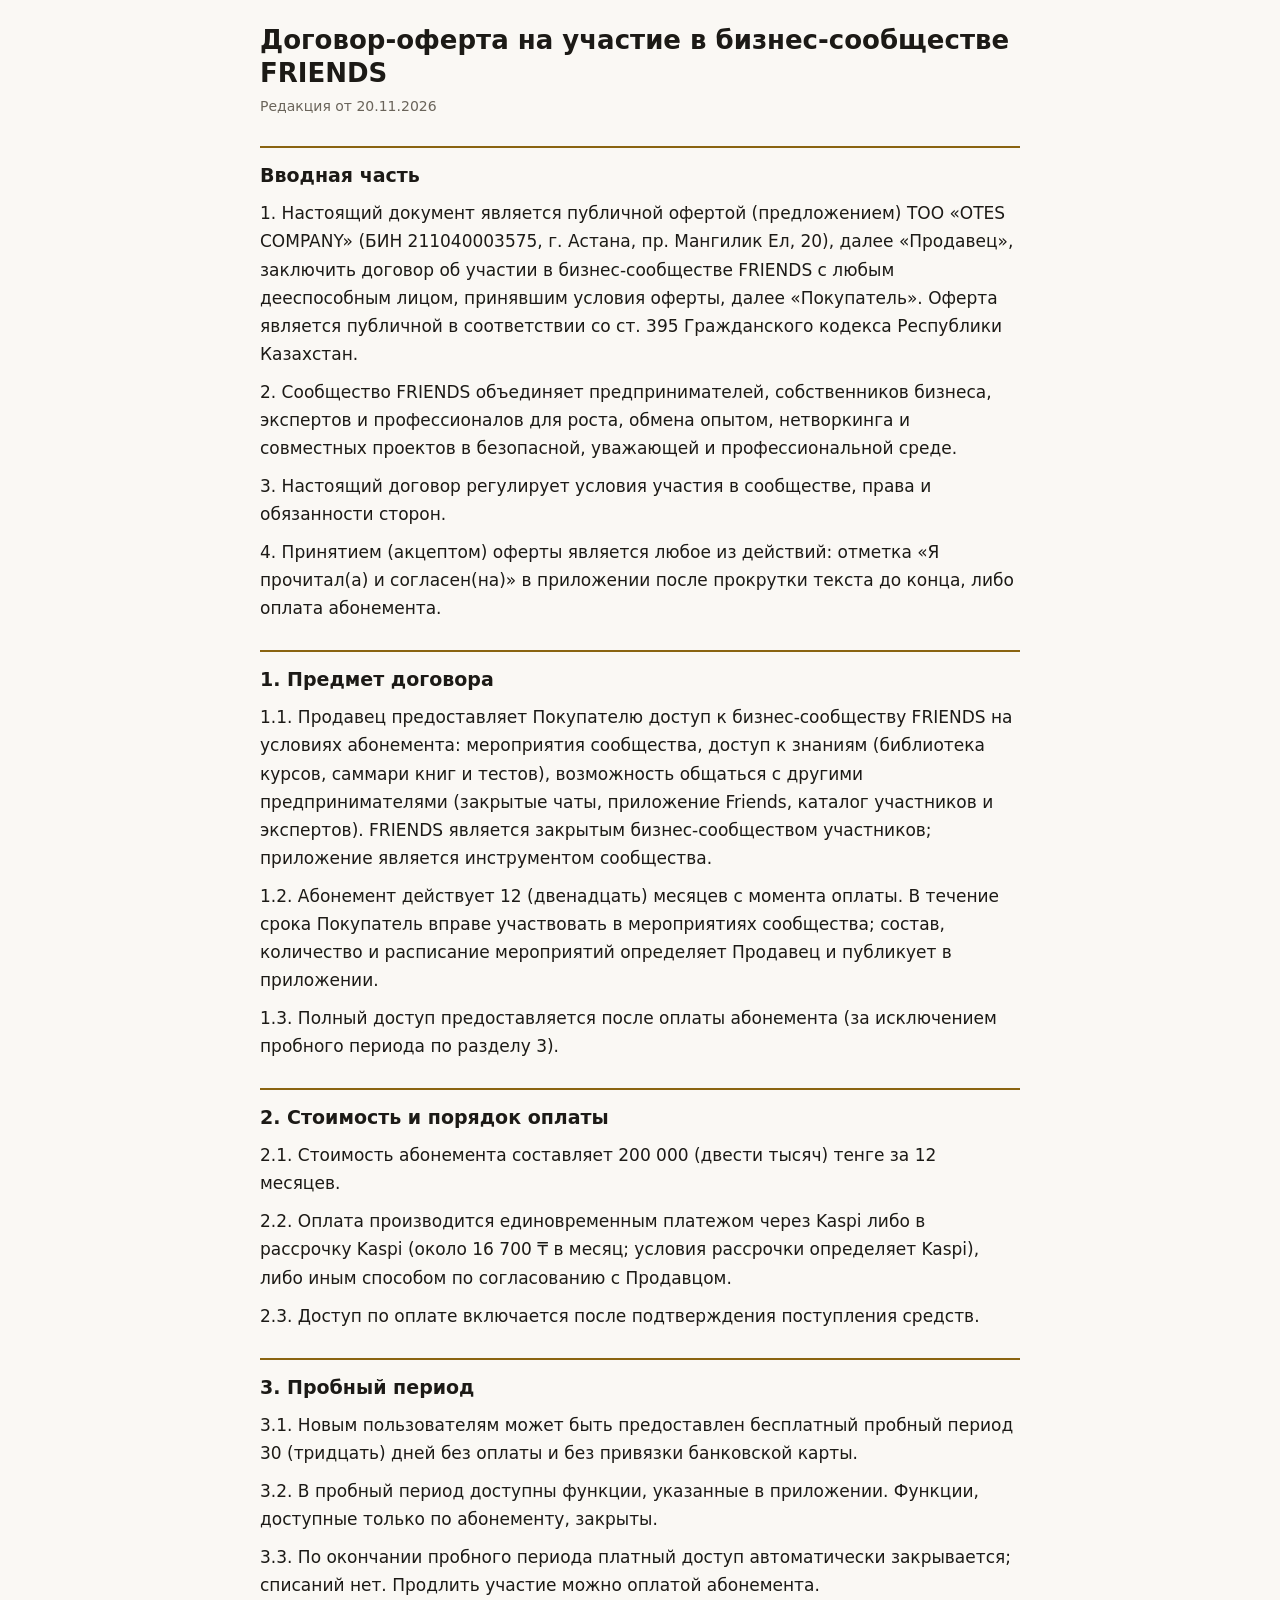
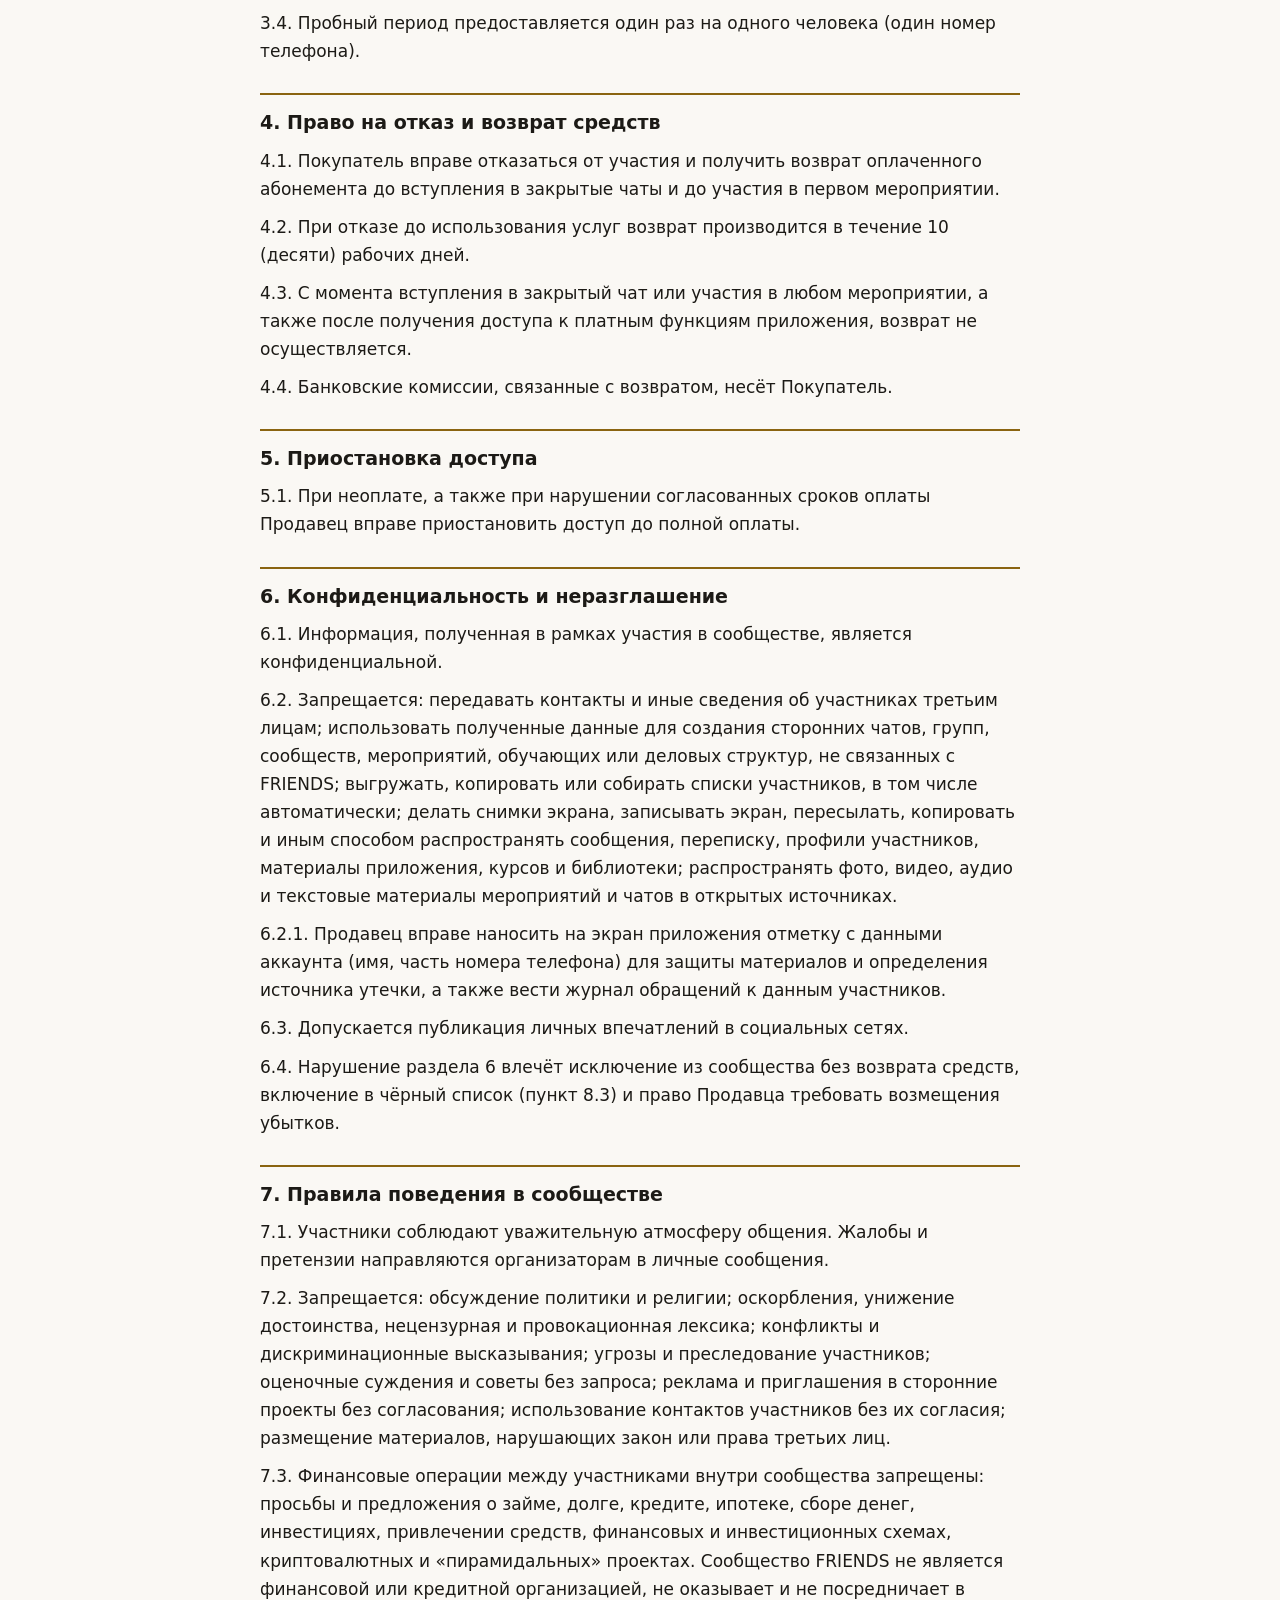
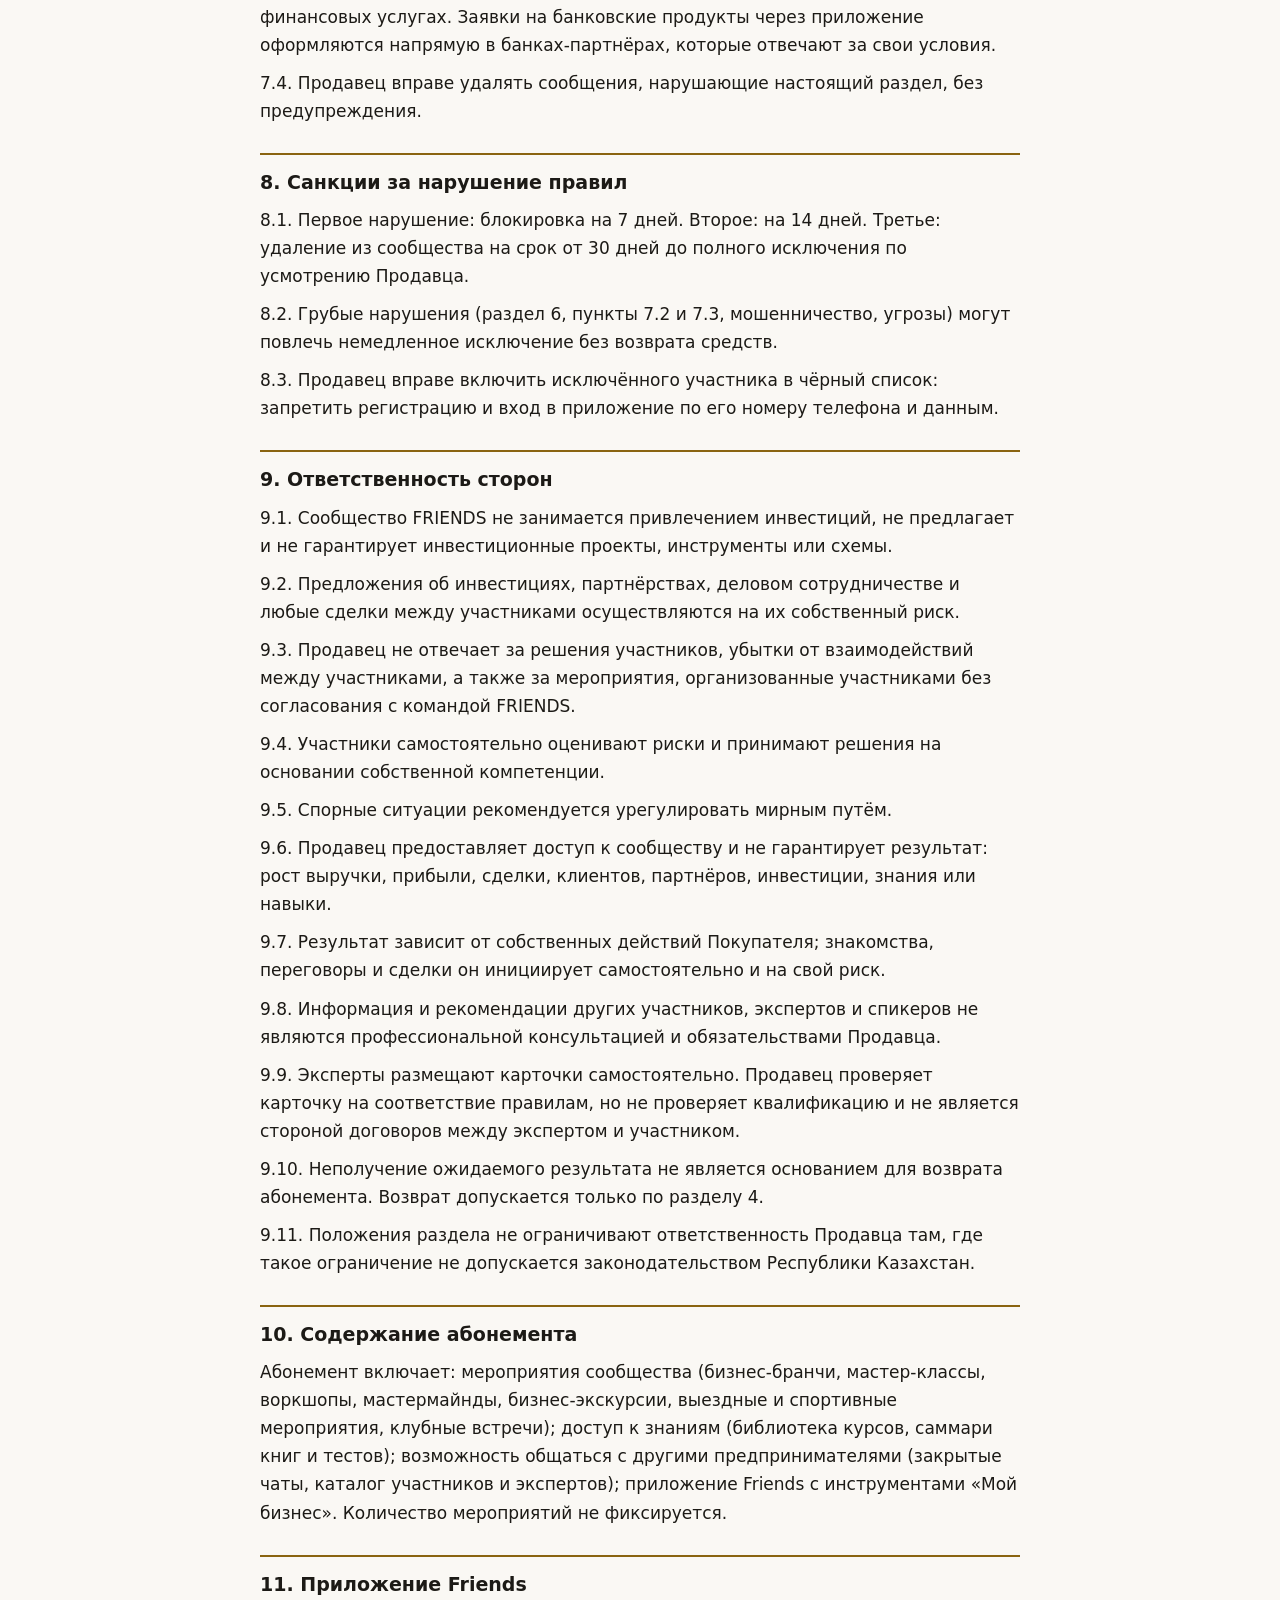
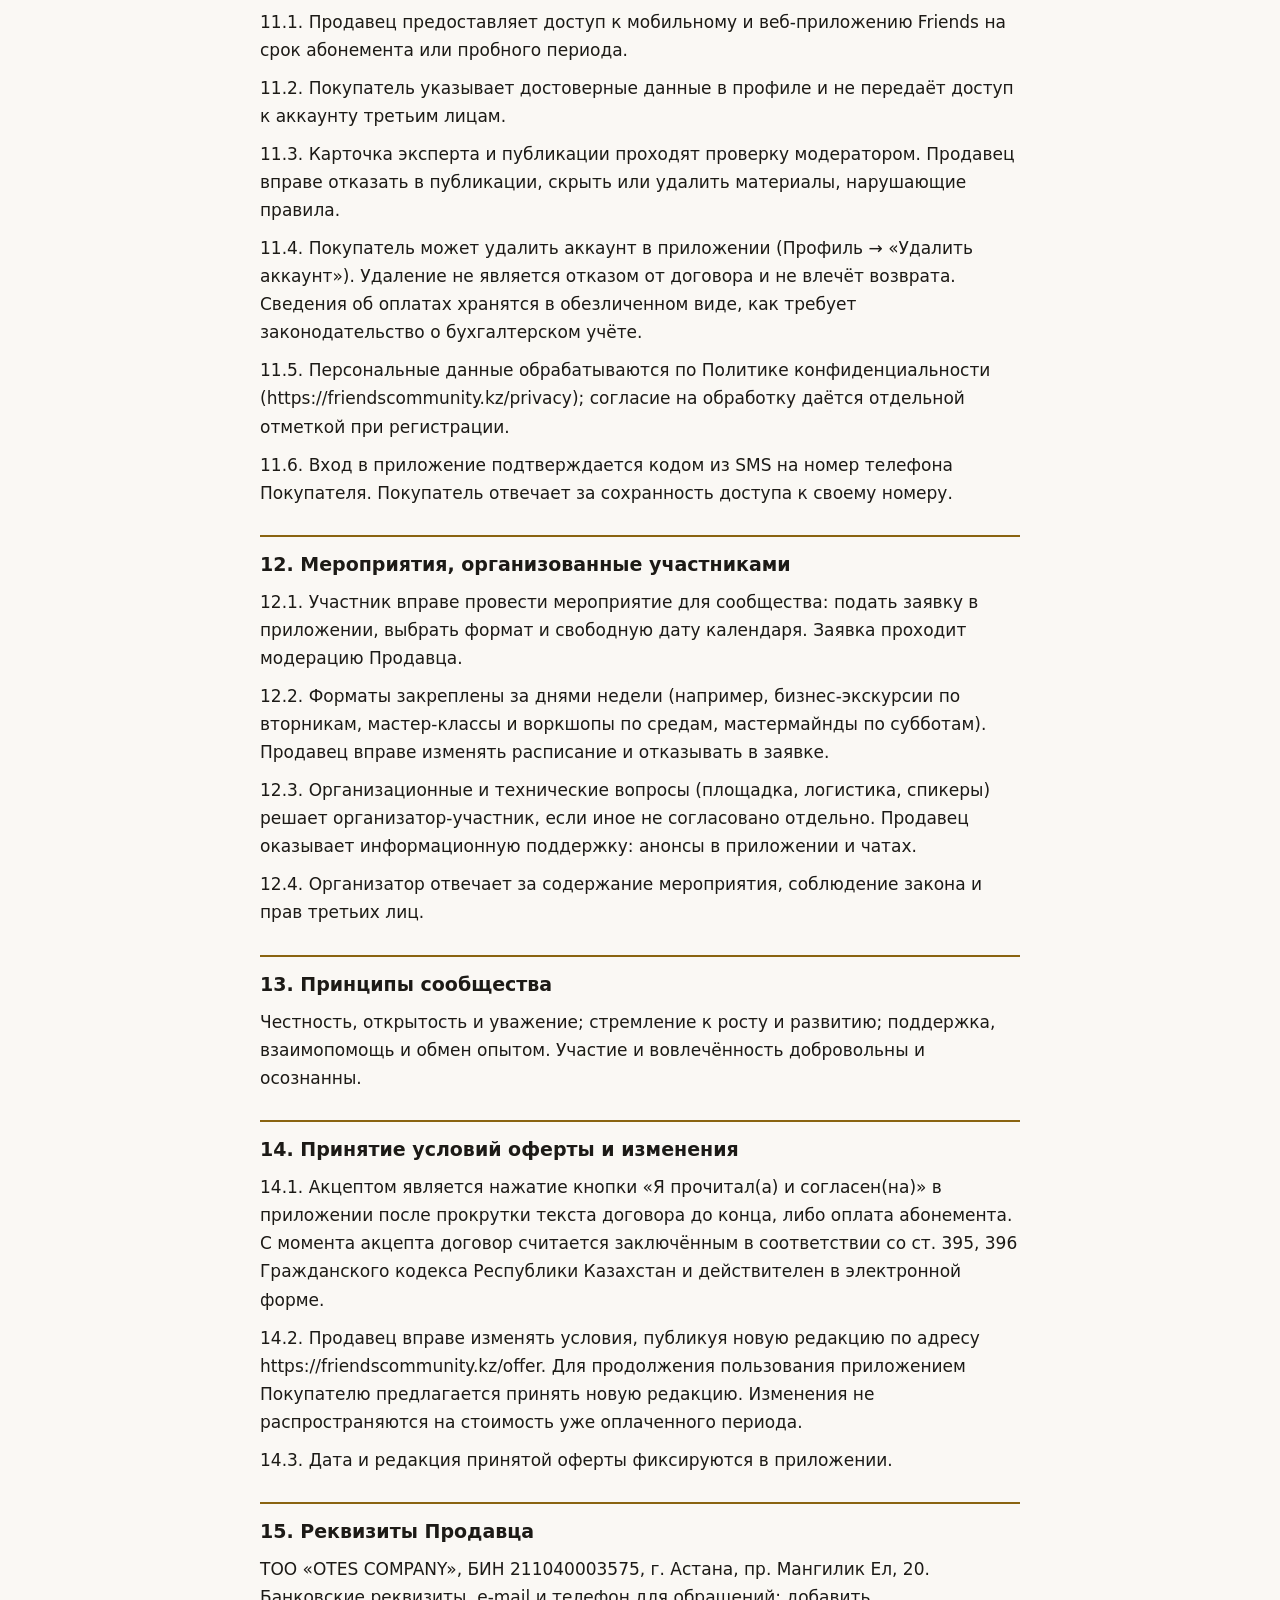
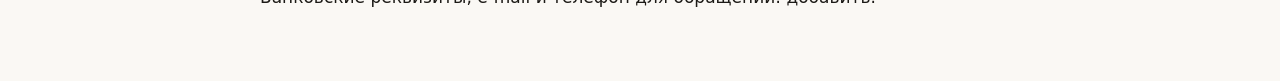
<file: offer.html>
<!doctype html>
<html lang="ru"><head><meta charset="utf-8"><meta name="viewport" content="width=device-width,initial-scale=1">
<title>Договор-оферта FRIENDS</title><meta name="robots" content="noindex">
<style>
:root{--bg:#faf8f4;--fg:#1c1a16;--muted:#6a645a;--line:#e3ddd0;--gold:#8a6410}
@media (prefers-color-scheme:dark){:root{--bg:#14110e;--fg:#f4eee3;--muted:#a8a193;--line:#35302a;--gold:#d9bd7b}}
body{margin:0;background:var(--bg);color:var(--fg);font:17px/1.65 system-ui,-apple-system,'Segoe UI',sans-serif;padding:24px 16px 60px}
main{max-width:760px;margin:0 auto}
h1{font-size:26px;line-height:1.25;margin:0 0 6px}
h2{font-size:19px;margin:28px 0 8px;padding-top:12px;border-top:2px solid var(--gold)}
p{margin:0 0 10px}.meta{color:var(--muted);font-size:14px}
</style></head><body><main id="offer-text">
<h1>Договор-оферта на участие в бизнес-сообществе FRIENDS</h1>
<p class="meta">Редакция от 20.11.2026</p>
<h2>Вводная часть</h2>
<p>1. Настоящий документ является публичной офертой (предложением) ТОО «OTES COMPANY» (БИН 211040003575, г. Астана, пр. Мангилик Ел, 20), далее «Продавец», заключить договор об участии в бизнес-сообществе FRIENDS с любым дееспособным лицом, принявшим условия оферты, далее «Покупатель». Оферта является публичной в соответствии со ст. 395 Гражданского кодекса Республики Казахстан.</p>
<p>2. Сообщество FRIENDS объединяет предпринимателей, собственников бизнеса, экспертов и профессионалов для роста, обмена опытом, нетворкинга и совместных проектов в безопасной, уважающей и профессиональной среде.</p>
<p>3. Настоящий договор регулирует условия участия в сообществе, права и обязанности сторон.</p>
<p>4. Принятием (акцептом) оферты является любое из действий: отметка «Я прочитал(а) и согласен(на)» в приложении после прокрутки текста до конца, либо оплата абонемента.</p>

<h2>1. Предмет договора</h2>
<p>1.1. Продавец предоставляет Покупателю доступ к бизнес-сообществу FRIENDS на условиях абонемента: мероприятия сообщества, доступ к знаниям (библиотека курсов, саммари книг и тестов), возможность общаться с другими предпринимателями (закрытые чаты, приложение Friends, каталог участников и экспертов). FRIENDS является закрытым бизнес-сообществом участников; приложение является инструментом сообщества.</p>
<p>1.2. Абонемент действует 12 (двенадцать) месяцев с момента оплаты. В течение срока Покупатель вправе участвовать в мероприятиях сообщества; состав, количество и расписание мероприятий определяет Продавец и публикует в приложении.</p>
<p>1.3. Полный доступ предоставляется после оплаты абонемента (за исключением пробного периода по разделу 3).</p>

<h2>2. Стоимость и порядок оплаты</h2>
<p>2.1. Стоимость абонемента составляет 200 000 (двести тысяч) тенге за 12 месяцев.</p>
<p>2.2. Оплата производится единовременным платежом через Kaspi либо в рассрочку Kaspi (около 16 700 ₸ в месяц; условия рассрочки определяет Kaspi), либо иным способом по согласованию с Продавцом.</p>
<p>2.3. Доступ по оплате включается после подтверждения поступления средств.</p>

<h2>3. Пробный период</h2>
<p>3.1. Новым пользователям может быть предоставлен бесплатный пробный период 30 (тридцать) дней без оплаты и без привязки банковской карты.</p>
<p>3.2. В пробный период доступны функции, указанные в приложении. Функции, доступные только по абонементу, закрыты.</p>
<p>3.3. По окончании пробного периода платный доступ автоматически закрывается; списаний нет. Продлить участие можно оплатой абонемента.</p>
<p>3.4. Пробный период предоставляется один раз на одного человека (один номер телефона).</p>

<h2>4. Право на отказ и возврат средств</h2>
<p>4.1. Покупатель вправе отказаться от участия и получить возврат оплаченного абонемента до вступления в закрытые чаты и до участия в первом мероприятии.</p>
<p>4.2. При отказе до использования услуг возврат производится в течение 10 (десяти) рабочих дней.</p>
<p>4.3. С момента вступления в закрытый чат или участия в любом мероприятии, а также после получения доступа к платным функциям приложения, возврат не осуществляется.</p>
<p>4.4. Банковские комиссии, связанные с возвратом, несёт Покупатель.</p>

<h2>5. Приостановка доступа</h2>
<p>5.1. При неоплате, а также при нарушении согласованных сроков оплаты Продавец вправе приостановить доступ до полной оплаты.</p>

<h2>6. Конфиденциальность и неразглашение</h2>
<p>6.1. Информация, полученная в рамках участия в сообществе, является конфиденциальной.</p>
<p>6.2. Запрещается: передавать контакты и иные сведения об участниках третьим лицам; использовать полученные данные для создания сторонних чатов, групп, сообществ, мероприятий, обучающих или деловых структур, не связанных с FRIENDS; выгружать, копировать или собирать списки участников, в том числе автоматически; делать снимки экрана, записывать экран, пересылать, копировать и иным способом распространять сообщения, переписку, профили участников, материалы приложения, курсов и библиотеки; распространять фото, видео, аудио и текстовые материалы мероприятий и чатов в открытых источниках.</p>
<p>6.2.1. Продавец вправе наносить на экран приложения отметку с данными аккаунта (имя, часть номера телефона) для защиты материалов и определения источника утечки, а также вести журнал обращений к данным участников.</p>
<p>6.3. Допускается публикация личных впечатлений в социальных сетях.</p>
<p>6.4. Нарушение раздела 6 влечёт исключение из сообщества без возврата средств, включение в чёрный список (пункт 8.3) и право Продавца требовать возмещения убытков.</p>

<h2>7. Правила поведения в сообществе</h2>
<p>7.1. Участники соблюдают уважительную атмосферу общения. Жалобы и претензии направляются организаторам в личные сообщения.</p>
<p>7.2. Запрещается: обсуждение политики и религии; оскорбления, унижение достоинства, нецензурная и провокационная лексика; конфликты и дискриминационные высказывания; угрозы и преследование участников; оценочные суждения и советы без запроса; реклама и приглашения в сторонние проекты без согласования; использование контактов участников без их согласия; размещение материалов, нарушающих закон или права третьих лиц.</p>

<p>7.3. Финансовые операции между участниками внутри сообщества запрещены: просьбы и предложения о займе, долге, кредите, ипотеке, сборе денег, инвестициях, привлечении средств, финансовых и инвестиционных схемах, криптовалютных и «пирамидальных» проектах. Сообщество FRIENDS не является финансовой или кредитной организацией, не оказывает и не посредничает в финансовых услугах. Заявки на банковские продукты через приложение оформляются напрямую в банках-партнёрах, которые отвечают за свои условия.</p>
<p>7.4. Продавец вправе удалять сообщения, нарушающие настоящий раздел, без предупреждения.</p>
<h2>8. Санкции за нарушение правил</h2>
<p>8.1. Первое нарушение: блокировка на 7 дней. Второе: на 14 дней. Третье: удаление из сообщества на срок от 30 дней до полного исключения по усмотрению Продавца.</p>
<p>8.2. Грубые нарушения (раздел 6, пункты 7.2 и 7.3, мошенничество, угрозы) могут повлечь немедленное исключение без возврата средств.</p>
<p>8.3. Продавец вправе включить исключённого участника в чёрный список: запретить регистрацию и вход в приложение по его номеру телефона и данным.</p>

<h2>9. Ответственность сторон</h2>
<p>9.1. Сообщество FRIENDS не занимается привлечением инвестиций, не предлагает и не гарантирует инвестиционные проекты, инструменты или схемы.</p>
<p>9.2. Предложения об инвестициях, партнёрствах, деловом сотрудничестве и любые сделки между участниками осуществляются на их собственный риск.</p>
<p>9.3. Продавец не отвечает за решения участников, убытки от взаимодействий между участниками, а также за мероприятия, организованные участниками без согласования с командой FRIENDS.</p>
<p>9.4. Участники самостоятельно оценивают риски и принимают решения на основании собственной компетенции.</p>
<p>9.5. Спорные ситуации рекомендуется урегулировать мирным путём.</p>
<p>9.6. Продавец предоставляет доступ к сообществу и не гарантирует результат: рост выручки, прибыли, сделки, клиентов, партнёров, инвестиции, знания или навыки.</p>
<p>9.7. Результат зависит от собственных действий Покупателя; знакомства, переговоры и сделки он инициирует самостоятельно и на свой риск.</p>
<p>9.8. Информация и рекомендации других участников, экспертов и спикеров не являются профессиональной консультацией и обязательствами Продавца.</p>
<p>9.9. Эксперты размещают карточки самостоятельно. Продавец проверяет карточку на соответствие правилам, но не проверяет квалификацию и не является стороной договоров между экспертом и участником.</p>
<p>9.10. Неполучение ожидаемого результата не является основанием для возврата абонемента. Возврат допускается только по разделу 4.</p>
<p>9.11. Положения раздела не ограничивают ответственность Продавца там, где такое ограничение не допускается законодательством Республики Казахстан.</p>

<h2>10. Содержание абонемента</h2>
<p>Абонемент включает: мероприятия сообщества (бизнес-бранчи, мастер-классы, воркшопы, мастермайнды, бизнес-экскурсии, выездные и спортивные мероприятия, клубные встречи); доступ к знаниям (библиотека курсов, саммари книг и тестов); возможность общаться с другими предпринимателями (закрытые чаты, каталог участников и экспертов); приложение Friends с инструментами «Мой бизнес». Количество мероприятий не фиксируется.</p>

<h2>11. Приложение Friends</h2>
<p>11.1. Продавец предоставляет доступ к мобильному и веб-приложению Friends на срок абонемента или пробного периода.</p>
<p>11.2. Покупатель указывает достоверные данные в профиле и не передаёт доступ к аккаунту третьим лицам.</p>
<p>11.3. Карточка эксперта и публикации проходят проверку модератором. Продавец вправе отказать в публикации, скрыть или удалить материалы, нарушающие правила.</p>
<p>11.4. Покупатель может удалить аккаунт в приложении (Профиль → «Удалить аккаунт»). Удаление не является отказом от договора и не влечёт возврата. Сведения об оплатах хранятся в обезличенном виде, как требует законодательство о бухгалтерском учёте.</p>
<p>11.5. Персональные данные обрабатываются по Политике конфиденциальности (https://friendscommunity.kz/privacy); согласие на обработку даётся отдельной отметкой при регистрации.</p>
<p>11.6. Вход в приложение подтверждается кодом из SMS на номер телефона Покупателя. Покупатель отвечает за сохранность доступа к своему номеру.</p>

<h2>12. Мероприятия, организованные участниками</h2>
<p>12.1. Участник вправе провести мероприятие для сообщества: подать заявку в приложении, выбрать формат и свободную дату календаря. Заявка проходит модерацию Продавца.</p>
<p>12.2. Форматы закреплены за днями недели (например, бизнес-экскурсии по вторникам, мастер-классы и воркшопы по средам, мастермайнды по субботам). Продавец вправе изменять расписание и отказывать в заявке.</p>
<p>12.3. Организационные и технические вопросы (площадка, логистика, спикеры) решает организатор-участник, если иное не согласовано отдельно. Продавец оказывает информационную поддержку: анонсы в приложении и чатах.</p>
<p>12.4. Организатор отвечает за содержание мероприятия, соблюдение закона и прав третьих лиц.</p>

<h2>13. Принципы сообщества</h2>
<p>Честность, открытость и уважение; стремление к росту и развитию; поддержка, взаимопомощь и обмен опытом. Участие и вовлечённость добровольны и осознанны.</p>

<h2>14. Принятие условий оферты и изменения</h2>
<p>14.1. Акцептом является нажатие кнопки «Я прочитал(а) и согласен(на)» в приложении после прокрутки текста договора до конца, либо оплата абонемента. С момента акцепта договор считается заключённым в соответствии со ст. 395, 396 Гражданского кодекса Республики Казахстан и действителен в электронной форме.</p>
<p>14.2. Продавец вправе изменять условия, публикуя новую редакцию по адресу https://friendscommunity.kz/offer. Для продолжения пользования приложением Покупателю предлагается принять новую редакцию. Изменения не распространяются на стоимость уже оплаченного периода.</p>
<p>14.3. Дата и редакция принятой оферты фиксируются в приложении.</p>

<h2>15. Реквизиты Продавца</h2>
<p>ТОО «OTES COMPANY», БИН 211040003575, г. Астана, пр. Мангилик Ел, 20. Банковские реквизиты, e-mail и телефон для обращений: добавить.</p>

</main></body></html>
</file>
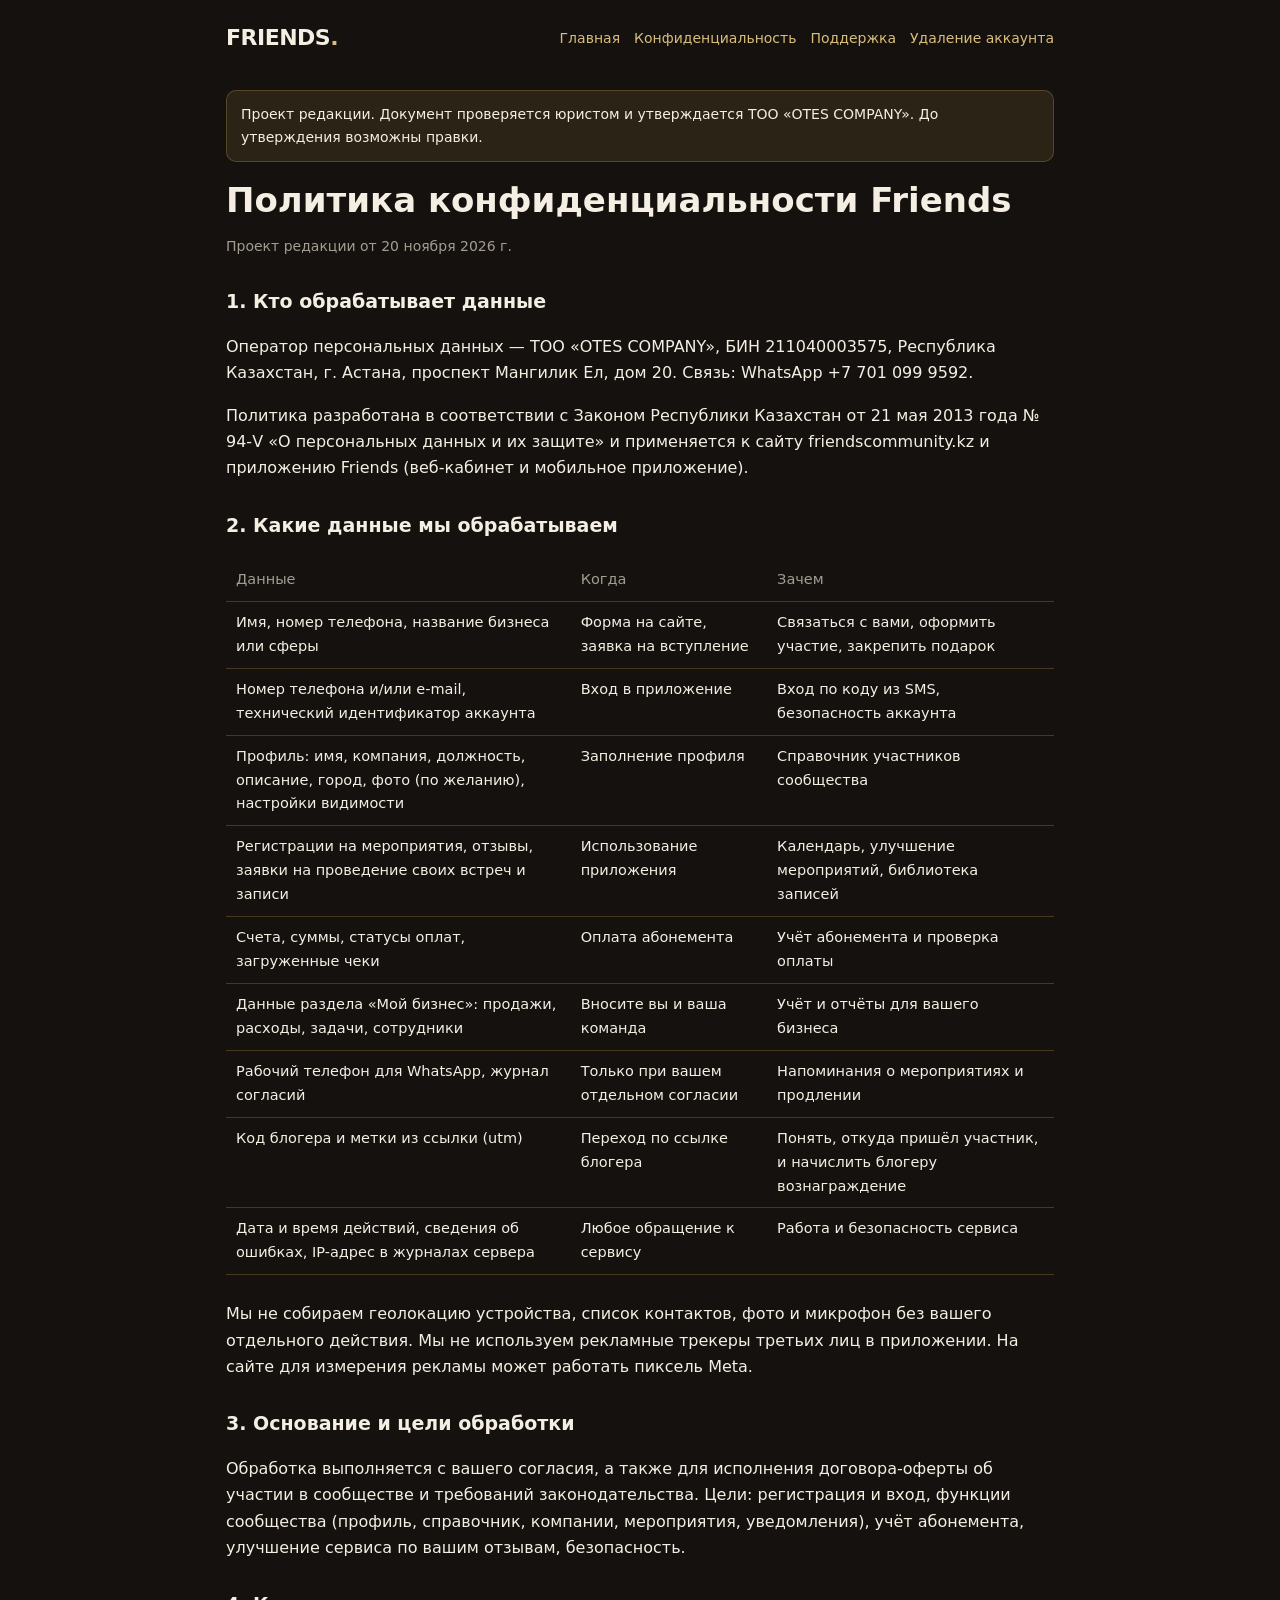
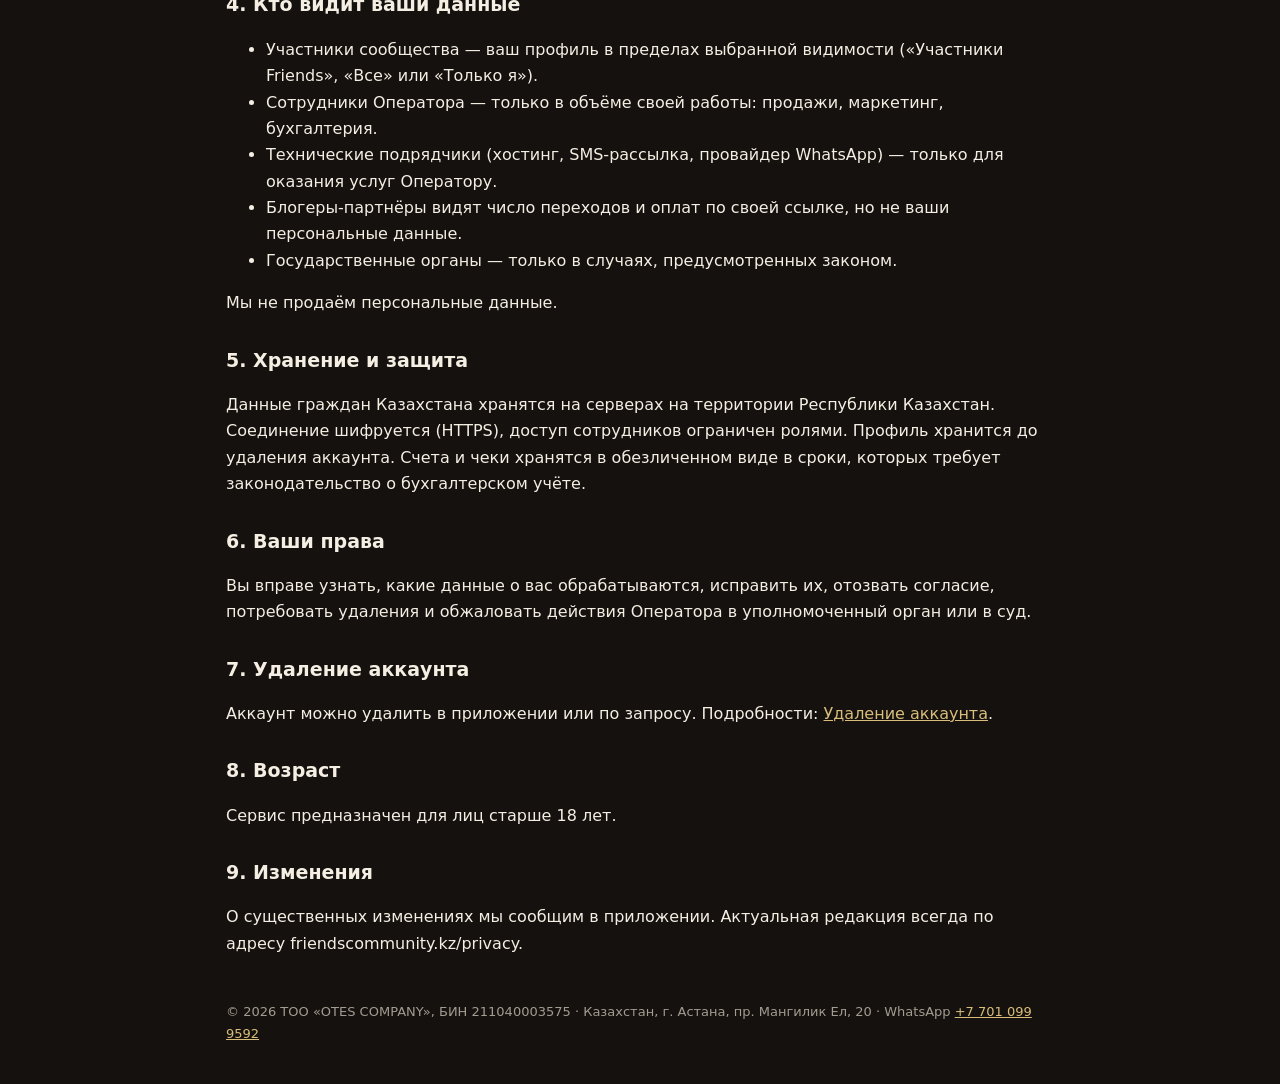
<file: privacy.html>
<!doctype html>
<html lang="ru"><head><meta charset="utf-8"><meta name="viewport" content="width=device-width,initial-scale=1"><title>Политика конфиденциальности — Friends</title><meta name="description" content="Как Friends обрабатывает персональные данные."><meta name="theme-color" content="#14110E"><link rel="icon" href="/icon.svg" type="image/svg+xml"><link rel="stylesheet" href="/style.css"></head><body>
<header><a class="logo" href="/">FRIENDS<b>.</b></a><nav><a href="/">Главная</a><a href="/privacy.html">Конфиденциальность</a><a href="/support.html">Поддержка</a><a href="/delete-account.html">Удаление аккаунта</a></nav></header>
<main><article class="doc">
<p class="notice">Проект редакции. Документ проверяется юристом и утверждается ТОО «OTES COMPANY». До утверждения возможны правки.</p>
<h1>Политика конфиденциальности Friends</h1>
<p class="meta">Проект редакции от 20 ноября 2026 г.</p>
<h2>1. Кто обрабатывает данные</h2>
<p>Оператор персональных данных — ТОО «OTES COMPANY», БИН 211040003575, Республика Казахстан, г. Астана, проспект Мангилик Ел, дом 20. Связь: WhatsApp +7 701 099 9592.</p>
<p>Политика разработана в соответствии с Законом Республики Казахстан от 21 мая 2013 года № 94-V «О персональных данных и их защите» и применяется к сайту friendscommunity.kz и приложению Friends (веб-кабинет и мобильное приложение).</p>
<h2>2. Какие данные мы обрабатываем</h2>
<div class="tbl"><table>
<tr><th>Данные</th><th>Когда</th><th>Зачем</th></tr>
<tr><td>Имя, номер телефона, название бизнеса или сферы</td><td>Форма на сайте, заявка на вступление</td><td>Связаться с вами, оформить участие, закрепить подарок</td></tr>
<tr><td>Номер телефона и/или e-mail, технический идентификатор аккаунта</td><td>Вход в приложение</td><td>Вход по коду из SMS, безопасность аккаунта</td></tr>
<tr><td>Профиль: имя, компания, должность, описание, город, фото (по желанию), настройки видимости</td><td>Заполнение профиля</td><td>Справочник участников сообщества</td></tr>
<tr><td>Регистрации на мероприятия, отзывы, заявки на проведение своих встреч и записи</td><td>Использование приложения</td><td>Календарь, улучшение мероприятий, библиотека записей</td></tr>
<tr><td>Счета, суммы, статусы оплат, загруженные чеки</td><td>Оплата абонемента</td><td>Учёт абонемента и проверка оплаты</td></tr>
<tr><td>Данные раздела «Мой бизнес»: продажи, расходы, задачи, сотрудники</td><td>Вносите вы и ваша команда</td><td>Учёт и отчёты для вашего бизнеса</td></tr>
<tr><td>Рабочий телефон для WhatsApp, журнал согласий</td><td>Только при вашем отдельном согласии</td><td>Напоминания о мероприятиях и продлении</td></tr>
<tr><td>Код блогера и метки из ссылки (utm)</td><td>Переход по ссылке блогера</td><td>Понять, откуда пришёл участник, и начислить блогеру вознаграждение</td></tr>
<tr><td>Дата и время действий, сведения об ошибках, IP-адрес в журналах сервера</td><td>Любое обращение к сервису</td><td>Работа и безопасность сервиса</td></tr>
</table></div>
<p>Мы не собираем геолокацию устройства, список контактов, фото и микрофон без вашего отдельного действия. Мы не используем рекламные трекеры третьих лиц в приложении. На сайте для измерения рекламы может работать пиксель Meta.</p>
<h2>3. Основание и цели обработки</h2>
<p>Обработка выполняется с вашего согласия, а также для исполнения договора-оферты об участии в сообществе и требований законодательства. Цели: регистрация и вход, функции сообщества (профиль, справочник, компании, мероприятия, уведомления), учёт абонемента, улучшение сервиса по вашим отзывам, безопасность.</p>
<h2>4. Кто видит ваши данные</h2>
<ul><li>Участники сообщества — ваш профиль в пределах выбранной видимости («Участники Friends», «Все» или «Только я»).</li>
<li>Сотрудники Оператора — только в объёме своей работы: продажи, маркетинг, бухгалтерия.</li>
<li>Технические подрядчики (хостинг, SMS-рассылка, провайдер WhatsApp) — только для оказания услуг Оператору.</li>
<li>Блогеры-партнёры видят число переходов и оплат по своей ссылке, но не ваши персональные данные.</li>
<li>Государственные органы — только в случаях, предусмотренных законом.</li></ul>
<p>Мы не продаём персональные данные.</p>
<h2>5. Хранение и защита</h2>
<p>Данные граждан Казахстана хранятся на серверах на территории Республики Казахстан. Соединение шифруется (HTTPS), доступ сотрудников ограничен ролями. Профиль хранится до удаления аккаунта. Счета и чеки хранятся в обезличенном виде в сроки, которых требует законодательство о бухгалтерском учёте.</p>
<h2>6. Ваши права</h2>
<p>Вы вправе узнать, какие данные о вас обрабатываются, исправить их, отозвать согласие, потребовать удаления и обжаловать действия Оператора в уполномоченный орган или в суд.</p>
<h2>7. Удаление аккаунта</h2>
<p>Аккаунт можно удалить в приложении или по запросу. Подробности: <a href="/delete-account.html">Удаление аккаунта</a>.</p>
<h2>8. Возраст</h2>
<p>Сервис предназначен для лиц старше 18 лет.</p>
<h2>9. Изменения</h2>
<p>О существенных изменениях мы сообщим в приложении. Актуальная редакция всегда по адресу friendscommunity.kz/privacy.</p>

</article></main>
<footer>© 2026 ТОО «OTES COMPANY», БИН 211040003575 · Казахстан, г. Астана, пр. Мангилик Ел, 20 · WhatsApp <a href="https://wa.me/77010999592">+7 701 099 9592</a></footer>
</body></html>
</file>
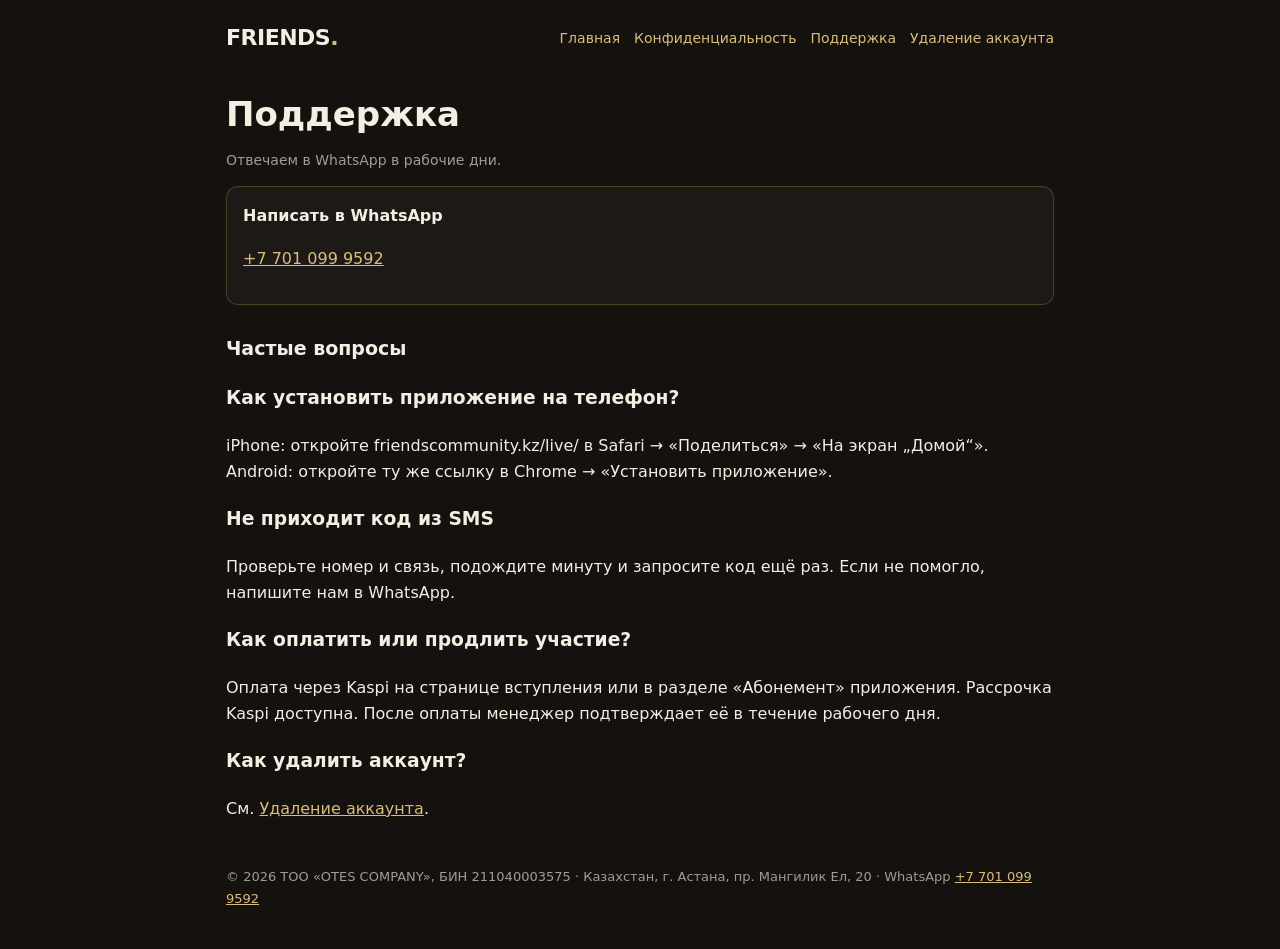
<file: support.html>
<!doctype html>
<html lang="ru"><head><meta charset="utf-8"><meta name="viewport" content="width=device-width,initial-scale=1"><title>Поддержка — Friends</title><meta name="description" content="Как связаться с поддержкой Friends."><meta name="theme-color" content="#14110E"><link rel="icon" href="/icon.svg" type="image/svg+xml"><link rel="stylesheet" href="/style.css"></head><body>
<header><a class="logo" href="/">FRIENDS<b>.</b></a><nav><a href="/">Главная</a><a href="/privacy.html">Конфиденциальность</a><a href="/support.html">Поддержка</a><a href="/delete-account.html">Удаление аккаунта</a></nav></header>
<main><article class="doc">
<h1>Поддержка</h1>
<p class="meta">Отвечаем в WhatsApp в рабочие дни.</p>
<div class="card"><strong>Написать в WhatsApp</strong><p><a href="https://wa.me/77010999592?text=%D0%97%D0%B4%D1%80%D0%B0%D0%B2%D1%81%D1%82%D0%B2%D1%83%D0%B9%D1%82%D0%B5!%20%D0%9D%D1%83%D0%B6%D0%BD%D0%B0%20%D0%BF%D0%BE%D0%BC%D0%BE%D1%89%D1%8C%20%D1%81%20%D0%BF%D1%80%D0%B8%D0%BB%D0%BE%D0%B6%D0%B5%D0%BD%D0%B8%D0%B5%D0%BC%20Friends">+7 701 099 9592</a></p></div>
<h2>Частые вопросы</h2>
<h3>Как установить приложение на телефон?</h3>
<p>iPhone: откройте friendscommunity.kz/live/ в Safari → «Поделиться» → «На экран „Домой“». Android: откройте ту же ссылку в Chrome → «Установить приложение».</p>
<h3>Не приходит код из SMS</h3>
<p>Проверьте номер и связь, подождите минуту и запросите код ещё раз. Если не помогло, напишите нам в WhatsApp.</p>
<h3>Как оплатить или продлить участие?</h3>
<p>Оплата через Kaspi на странице вступления или в разделе «Абонемент» приложения. Рассрочка Kaspi доступна. После оплаты менеджер подтверждает её в течение рабочего дня.</p>
<h3>Как удалить аккаунт?</h3>
<p>См. <a href="/delete-account.html">Удаление аккаунта</a>.</p>

</article></main>
<footer>© 2026 ТОО «OTES COMPANY», БИН 211040003575 · Казахстан, г. Астана, пр. Мангилик Ел, 20 · WhatsApp <a href="https://wa.me/77010999592">+7 701 099 9592</a></footer>
</body></html>
</file>
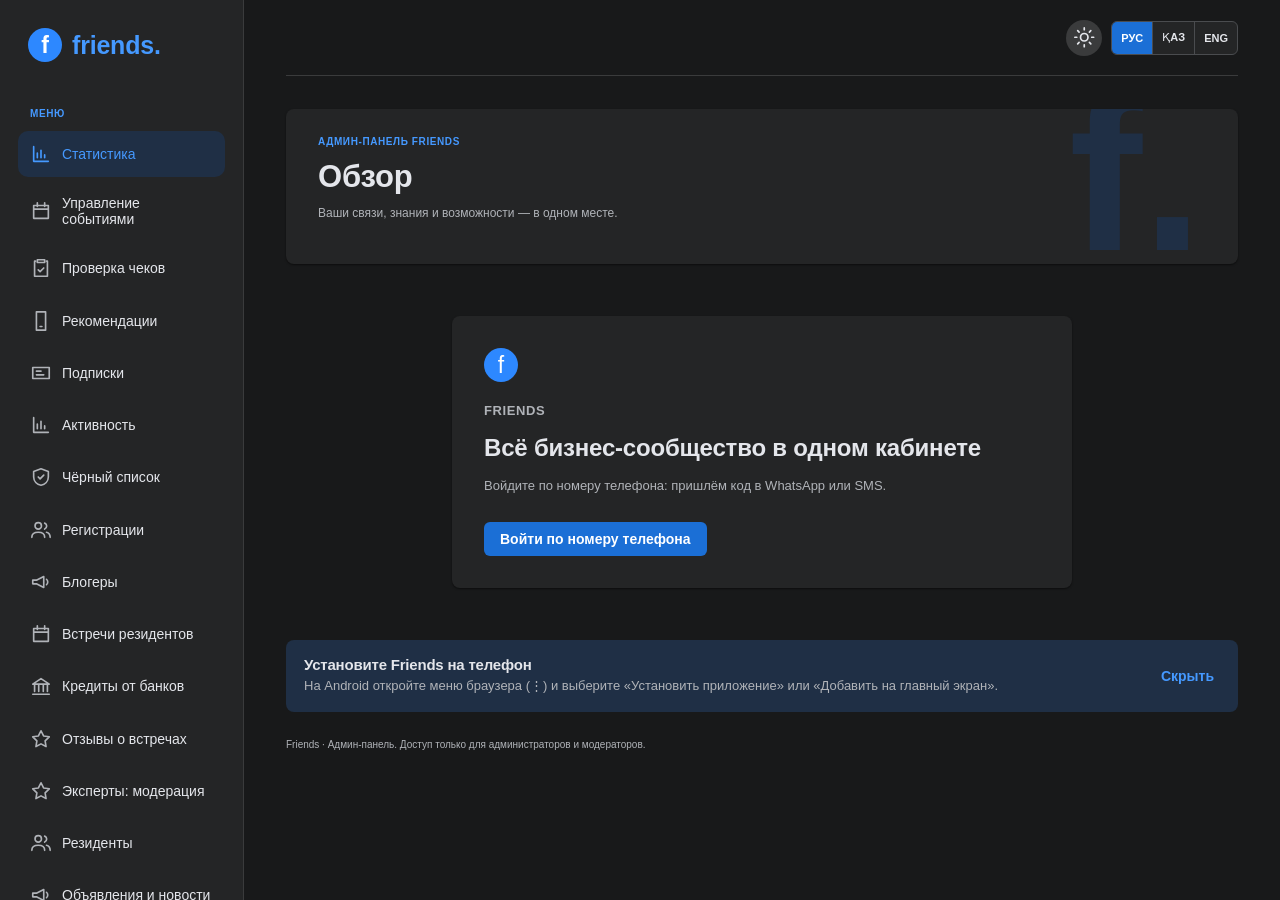
<file: live/admin.html>
<!doctype html>
<html lang="ru">
<head>
  <meta charset="UTF-8">
  <meta name="viewport" content="width=device-width, initial-scale=1, viewport-fit=cover">
  <meta name="theme-color" content="#18191a">
  <meta name="apple-mobile-web-app-capable" content="yes">
  <meta name="apple-mobile-web-app-title" content="Friends Admin">
  <meta name="apple-mobile-web-app-status-bar-style" content="default">
  <meta name="mobile-web-app-capable" content="yes">
  <link rel="manifest" href="admin.webmanifest">
  <link rel="apple-touch-icon" href="/apple-touch-icon.png">
  <link rel="icon" type="image/png" sizes="192x192" href="/icon-192.png">
  <meta name="robots" content="noindex">
  <meta name="description" content="Friends">
  <title>Friends Admin</title>
  <script>try{var t=localStorage.getItem("friends.theme"),a=localStorage.getItem("friends.accent"),r=document.documentElement;r.dataset.theme=t==="light"?"light":"dark";if(t==="navy")r.dataset.palette="navy";if(a&&a!=="blue"&&["teal","violet","green"].indexOf(a)>=0)r.dataset.accent=a}catch(e){document.documentElement.dataset.theme="dark"}</script>
  <link rel="stylesheet" href="./styles.css?v=202611272316">
</head>
<body data-app="admin">
  <div class="app-shell">
    <aside class="sidebar">
      <a class="brand" href="#" data-view="admin-stats" data-i18n-aria-label="brand.home"><span class="brand-mark" aria-hidden="true">f</span><span>friends<span class="brand-dot">.</span></span></a>
      <p class="nav-label" data-i18n="nav.label"></p>
      <nav data-i18n-aria-label="nav.aria">
        <button class="nav-item active" data-view="admin-stats" data-primary><span aria-hidden="true" data-ic="business"></span> <span data-i18n="nav.adminStats"></span></button>
        <button class="nav-item" data-view="events-admin" data-primary><span aria-hidden="true" data-ic="calendar"></span> <span data-i18n="nav.eventsAdmin"></span></button>
        <button class="nav-item" data-view="admin" data-primary><span aria-hidden="true" data-ic="test"></span> <span data-i18n="nav.admin"></span></button>
        <button class="nav-item" data-view="admin-referrals" data-primary><span aria-hidden="true" data-ic="phone"></span> <span data-i18n="nav.adminReferrals"></span></button>
        <button class="nav-item" data-view="admin-subscriptions"><span aria-hidden="true" data-ic="card"></span> <span data-i18n="nav.adminSubscriptions"></span></button>
        <button class="nav-item" data-view="admin-activity"><span aria-hidden="true" data-ic="business"></span> <span data-i18n="nav.adminActivity"></span></button>
        <button class="nav-item" data-view="admin-bans"><span aria-hidden="true" data-ic="shield"></span> <span data-i18n="nav.adminBans"></span></button>
        <button class="nav-item" data-view="admin-signups"><span aria-hidden="true" data-ic="users"></span> <span data-i18n="nav.adminSignups"></span></button>
        <button class="nav-item" data-view="admin-partners"><span aria-hidden="true" data-ic="megaphone"></span> <span data-i18n="nav.adminPartners"></span></button>
        <button class="nav-item" data-view="admin-proposals"><span aria-hidden="true" data-ic="calendar"></span> <span data-i18n="nav.adminProposals"></span></button>
        <button class="nav-item" data-view="admin-loans"><span aria-hidden="true" data-ic="bank"></span> <span data-i18n="nav.adminLoans"></span></button>
        <button class="nav-item" data-view="admin-feedback"><span aria-hidden="true" data-ic="star"></span> <span data-i18n="nav.adminFeedback"></span></button>
        <button class="nav-item" data-view="admin-experts"><span aria-hidden="true" data-ic="star"></span> <span data-i18n="nav.adminExperts"></span></button>
        <button class="nav-item" data-view="members"><span aria-hidden="true" data-ic="users"></span> <span data-i18n="nav.members"></span></button>
        <button class="nav-item" data-view="admin-announcements"><span aria-hidden="true" data-ic="megaphone"></span> <span data-i18n="nav.adminAnnouncements"></span></button>
        <button class="nav-item" data-view="admin-discounts"><span aria-hidden="true" data-ic="percent"></span> <span data-i18n="nav.adminDiscounts"></span></button>
        <button class="nav-item" data-view="admin-learn"><span aria-hidden="true" data-ic="learn"></span> <span data-i18n="nav.adminLearn"></span></button>
        <button class="nav-item" data-view="events"><span aria-hidden="true" data-ic="calendar"></span> <span data-i18n="nav.events"></span></button>
        <button class="nav-item" data-view="admin-staff"><span aria-hidden="true" data-ic="gear"></span> <span data-i18n="nav.adminStaff"></span></button>
        <a class="nav-item" href="#" data-crm-link><span aria-hidden="true">↗</span> <span data-i18n="nav.crm"></span></a>
        <button class="nav-item" data-view="admin-pulse"><span aria-hidden="true" data-ic="trend"></span> <span data-i18n="nav.adminPulse"></span></button>
        <button class="nav-item" data-view="admin-polls"><span aria-hidden="true" data-ic="help"></span> <span data-i18n="nav.adminPolls"></span></button>
        <button class="nav-item" data-view="admin-learning-orders"><span aria-hidden="true" data-ic="receipt"></span> <span data-i18n="nav.adminLearningOrders"></span></button>
        <button class="nav-item" data-view="admin-chats"><span aria-hidden="true" data-ic="chat"></span> <span data-i18n="nav.adminChats"></span></button>
        <button class="nav-item" data-view="admin-trust"><span aria-hidden="true" data-ic="shield"></span> <span data-i18n="nav.adminTrust"></span></button>
        <button class="nav-item" data-view="admin-deals"><span aria-hidden="true" data-ic="deal"></span> <span data-i18n="nav.adminDeals"></span></button>
        <button class="nav-item nav-more" type="button" aria-haspopup="dialog" aria-controls="menu-sheet"><span aria-hidden="true" data-ic="grid"></span> <span data-i18n="nav.more"></span></button>
      </nav>
      <div class="sidebar-bottom"><div class="help-mark" aria-hidden="true">?</div><div><strong data-i18n="help.title"></strong><small data-i18n="help.text"></small></div></div>
    </aside>
    <main class="main">
      <header class="topbar"><button type="button" class="mobile-brand" data-view="admin-stats" data-i18n-aria-label="nav.adminStats">friends<span class="brand-dot">.</span></button><div class="topbar-right"></div><button type="button" class="topbar-menu nav-more" aria-haspopup="dialog" aria-controls="menu-sheet" data-i18n-aria-label="nav.more"><span aria-hidden="true" data-ic="grid"></span></button></header>
      <section class="welcome">
        <div><p class="eyebrow" data-i18n="adminApp.eyebrow"></p><h1 id="page-title"></h1><p class="muted" id="page-subtitle"></p></div>
        <div class="welcome-mark" aria-hidden="true"></div>
      </section>
      <section id="view-content" aria-live="polite">
        <div class="loading-panel" data-i18n="common.loading"></div>
      </section>
      <footer data-i18n="adminApp.footer"></footer>
    </main>
  </div>
  <dialog class="menu-sheet" id="menu-sheet" aria-labelledby="menu-sheet-title"></dialog>
  <script src="./config.js?v=202611272316"></script>
  <script src="./i18n.js?v=202611272316"></script>
  <script src="./client.js?v=202611272316"></script>
  </body>
</html>
</file>
<file: live/styles.css>
:root{font-family:'DM Sans',sans-serif;color:#182235;background:#f5f7fb;font-synthesis:none;text-rendering:optimizeLegibility}*{box-sizing:border-box}body{margin:0}.app-shell{min-height:100vh}.sidebar{width:244px;background:#101827;color:#fff;position:fixed;inset:0 auto 0 0;padding:28px 18px;display:flex;flex-direction:column;z-index:2}.brand{display:flex;align-items:center;gap:10px;color:white;text-decoration:none;font:800 25px Manrope,sans-serif;letter-spacing:-1px;padding:0 10px 46px}.brand-mark{display:grid;place-items:center;background:#e8f0ff;color:#172744;width:34px;height:34px;border-radius:11px;font-size:23px}.brand-dot{color:#8bb5ff}.nav-label,.eyebrow{font-size:10px;font-weight:700;letter-spacing:1.6px;color:#8491a7}.nav-label{padding:0 12px;margin:0 0 12px}.sidebar nav{display:grid;gap:6px}.nav-item{border:0;background:transparent;color:#aeb8c9;border-radius:10px;padding:12px;display:flex;align-items:center;gap:12px;text-align:left;font:500 13px 'DM Sans',sans-serif;cursor:pointer}.nav-item span{font-size:19px;width:20px;text-align:center}.nav-item:hover,.nav-item.active{background:#25344d;color:#fff}.nav-item.active{box-shadow:inset 3px 0 #8bb5ff}.sidebar-bottom{margin-top:auto;background:#101827;color:#fff;border-top:1px solid #2a3548;padding:20px 7px 0;display:flex;align-items:center;gap:10px}.help-mark{width:31px;height:31px;border:1px solid #64728a;border-radius:50%;display:grid;place-items:center;color:#c3cde0}.sidebar-bottom strong,.sidebar-bottom small{display:block}.sidebar-bottom strong{font-size:12px}.sidebar-bottom small{font-size:10px;color:#c3cbd8;margin-top:4px}.main{margin-left:244px;padding:0 42px 28px;max-width:1600px}.topbar{height:76px;border-bottom:1px solid #e7ebf2;display:flex;align-items:center;justify-content:flex-end}.topbar-right{display:flex;align-items:center;gap:9px;color:#56627a;font-size:12px}.status-dot{width:7px;height:7px;border-radius:50%;background:#22b879}.avatar{margin-left:13px;width:35px;height:35px;display:grid;place-items:center;border-radius:50%;background:#dfe9ff;color:#254d9b;font-size:11px;font-weight:700}.mobile-brand{display:none}.welcome{margin:33px 0 26px;background:linear-gradient(110deg,#e9f0ff,#f4f7ff 65%,#e8eeff);border:1px solid #dce6fc;border-radius:18px;padding:27px 32px;position:relative;overflow:hidden;min-height:155px}.eyebrow{color:#5375b7;margin:0 0 12px}.welcome h1{font:800 clamp(22px,2.5vw,31px) Manrope,sans-serif;letter-spacing:-1px;margin:0 0 9px;color:#172744}.muted{color:#56627a;font-size:12px;line-height:1.6;margin:0}.welcome-mark{position:absolute;right:35px;top:-45px;font:800 220px Manrope,sans-serif;line-height:1;color:#dce6ff}.stats-grid{display:grid;grid-template-columns:repeat(3,minmax(0,1fr));gap:16px}.stat-card{background:white;border:1px solid #e9edf4;border-radius:14px;padding:19px 20px;min-width:0}.stat-icon{width:34px;height:34px;display:grid;place-items:center;border-radius:10px;font-size:19px}.blue{background:#e8f0ff;color:#3766bc}.violet{background:#f0eaff;color:#8056c7}.green{background:#e1f8ee;color:#1c9b68}.stat-card p{font-size:12px;color:#758196;margin:16px 0 7px}.stat-card strong{display:block;font:800 25px Manrope,sans-serif;color:#1b2940}.stat-card strong.active-text{font-size:20px;color:#1d9b6a;margin:4px 0}.stat-card small{display:block;color:#9aa4b4;font-size:10px;margin-top:7px}.section-heading{display:flex;justify-content:space-between;align-items:end;gap:15px;margin:31px 0 15px}.section-heading h2{font:800 18px Manrope,sans-serif;letter-spacing:-.4px;margin:0 0 6px}.text-button{border:0;background:transparent;color:#3767bd;font:700 12px 'DM Sans',sans-serif;cursor:pointer;white-space:nowrap}.event-grid{display:grid;grid-template-columns:repeat(2,minmax(0,1fr));gap:16px}.event-card{background:#fff;border:1px solid #e9edf4;border-radius:14px;overflow:hidden}.event-banner{height:122px;padding:19px 21px;display:flex;justify-content:space-between;align-items:flex-start;color:#fff;overflow:hidden}.banner-blue{background:linear-gradient(125deg,#21457e,#4779c5)}.banner-violet{background:linear-gradient(125deg,#45316f,#8c69ca)}.event-banner span{font-size:10px;letter-spacing:1.6px;font-weight:700;opacity:.85}.event-banner strong{font:800 72px Manrope,sans-serif;line-height:.8;opacity:.28}.event-info{padding:18px 20px}.event-meta{display:flex;gap:8px;flex-wrap:wrap}.event-meta span{font-size:9px;font-weight:700;letter-spacing:.8px;color:#5375b7;background:#eef3ff;padding:6px 8px;border-radius:5px}.event-meta span+span{background:#f0f2f6;color:#748094}.event-info h3{font:800 16px Manrope,sans-serif;margin:14px 0 7px}.event-info p{font-size:12px;line-height:1.6;color:#56627a;min-height:38px;margin:0}.event-footer{display:flex;justify-content:space-between;align-items:center;border-top:1px solid #edf0f5;margin-top:15px;padding-top:14px;color:#9aa4b4;font-size:10px}.outline-button{border:1px solid #d7e1f4;border-radius:7px;background:#fff;color:#315da8;padding:8px 11px;font:700 11px 'DM Sans',sans-serif;cursor:pointer}.member-strip{display:flex;align-items:center;gap:0;background:#fff;border:1px solid #e9edf4;border-radius:14px;padding:18px 20px}.member-avatar{width:34px;height:34px;display:grid;place-items:center;border-radius:50%;border:2px solid white;margin-right:-7px;font-size:12px;font-weight:700}.a1{background:#f5d9c8;color:#874b2e}.a2{background:#d9e9ff;color:#2e5893}.a3{background:#e6dafa;color:#6544a0}.a4{background:#d7f0e4;color:#287a57}.member-copy{margin-left:20px;display:grid;gap:4px;flex:1}.member-copy strong{font-size:12px}.member-copy span{font-size:10px;color:#8b96a8}.primary-button{background:#1d3152;color:white;border:0;border-radius:8px;padding:11px 14px;font:700 11px 'DM Sans',sans-serif;cursor:pointer}.primary-button:hover{background:#2d4d7e}footer{font-size:10px;color:#5c687c;padding:27px 0 0}.empty-panel{background:#fff;border:1px solid #e9edf4;border-radius:14px;padding:28px;margin-top:10px}.empty-panel h2{font:800 19px Manrope,sans-serif;margin:0 0 8px}.empty-panel p{font-size:13px;color:#56627a;line-height:1.7;max-width:650px}.demo-note{background:#fff6dd;border:1px solid #f0dfad;border-radius:9px;padding:12px 14px;color:#765b19;font-size:12px;line-height:1.5;margin-top:18px}@media(min-width:1400px){.main{padding-left:54px;padding-right:54px}.event-banner{height:140px}}@media(max-width:950px){.sidebar{width:205px}.main{margin-left:205px;padding:0 24px 25px}.stats-grid{gap:10px}.stat-card{padding:15px}.event-grid{gap:10px}}@media(max-width:700px){.sidebar{display:none}.main{margin-left:0;padding:0 16px 24px}.topbar{height:61px;justify-content:space-between}.mobile-brand{display:block;font:800 22px Manrope,sans-serif;letter-spacing:-1px}.topbar-right{font-size:11px}.welcome{margin:20px 0;padding:22px 20px;min-height:145px}.welcome-mark{right:0;top:3px;font-size:135px}.welcome h1{max-width:85%;font-size:24px}.welcome .muted{max-width:80%}.stats-grid{grid-template-columns:1fr;gap:9px}.stat-card{display:grid;grid-template-columns:36px 1fr auto;align-items:center;column-gap:12px;padding:13px 15px}.stat-icon{grid-row:span 2}.stat-card p{margin:0;align-self:end}.stat-card strong{grid-column:3;grid-row:1/3;font-size:21px}.stat-card strong.active-text{font-size:16px}.stat-card small{grid-column:2;margin-top:4px;align-self:start}.section-heading{align-items:start;margin-top:25px}.section-heading h2{font-size:16px}.section-heading .muted{max-width:250px}.event-grid{grid-template-columns:1fr}.event-banner{height:100px}.event-info p{min-height:0}.member-strip{flex-wrap:wrap;row-gap:13px}.member-copy{min-width:150px}.member-strip .primary-button{width:100%;margin-top:3px}.welcome-mark{opacity:.7}}
.app-status{margin:14px 0 0;padding:11px 14px;border:1px solid #cfe8d9;background:#edf9f1;color:#17643d;border-radius:9px;font-size:12px}.app-status.error{background:#fff0ee;border-color:#f3c9c4;color:#9c2f26}.app-status[hidden]{display:none}.empty-panel{min-width:0}.login-panel{max-width:620px;margin:52px auto;padding:32px}.login-panel .brand-mark{margin-bottom:18px}.login-panel h2{font:800 24px Manrope,sans-serif;margin:0 0 12px}.login-panel>p:not(.eyebrow){color:#56627a;font-size:13px;line-height:1.7}.login-panel .primary-button{margin-top:12px}.app-form{display:grid;gap:15px;max-width:760px}.field{display:grid;gap:7px;font-size:12px;font-weight:600;color:#4e5c72}.field input,.field textarea,.field select,.search-form input{width:100%;border:1px solid #dce3ed;border-radius:8px;padding:11px 12px;background:#fff;color:#182235;font:400 13px 'DM Sans',sans-serif;outline:none}.field input:focus,.field textarea:focus,.field select:focus,.search-form input:focus{border-color:#7295d4;box-shadow:0 0 0 3px #e8f0ff}.field textarea{resize:vertical}.app-form .primary-button{justify-self:start}.search-form{display:flex;gap:10px;margin-bottom:20px}.search-form input{flex:1;min-width:0}.data-list{margin-top:20px}.member-result,.list-row{display:flex;align-items:center;gap:14px;padding:15px 0;border-bottom:1px solid #edf0f5}.list-row:last-child{border-bottom:0}.member-result .member-avatar{flex:none;margin:0;width:38px;height:38px;background:#e5edff;color:#2e5893}.member-copy{flex:1;min-width:0}.member-copy strong,.member-copy span{display:block}.member-copy strong{font-size:13px}.member-copy span{font-size:11px;color:#8490a2;margin-top:5px}.list-row>div:first-child{flex:1;min-width:0}.list-row strong{font-size:13px}.list-row p{font-size:12px;color:#78859a;line-height:1.6;margin:5px 0}.list-row small,.invoice-card small{font-size:10px;color:#5c687c}.pill{display:inline-block;background:#eef3ff;color:#4167a7;border-radius:5px;padding:5px 8px;font-size:10px;font-weight:700;white-space:nowrap}.invoice-card{border:1px solid #e6ebf3;border-radius:11px;padding:17px;margin:12px 0}.invoice-top{display:flex;justify-content:space-between;gap:12px;align-items:start}.invoice-top h3{font:800 15px Manrope,sans-serif;margin:10px 0 4px}.invoice-top>strong{font:800 18px Manrope,sans-serif;white-space:nowrap}.receipt-actions{display:flex;align-items:start;gap:12px;flex-wrap:wrap;margin-top:15px}.receipt-form{display:grid;gap:12px;min-width:min(100%,300px);flex:1}.receipt-form .primary-button{justify-self:start}.loading-panel{background:#fff;border:1px solid #e9edf4;border-radius:14px;padding:28px;color:#56627a;font-size:13px}.event-list h3{font:800 15px Manrope,sans-serif;margin:9px 0}.event-list .list-row{align-items:start}a{color:#315da8}.topbar-right .outline-button{padding:8px 10px}.nav-item{font-size:12px}
@media(max-width:700px){.login-panel{margin:25px auto;padding:23px}.login-panel h2{font-size:21px}.search-form{flex-direction:column}.search-form .primary-button{align-self:start}.invoice-top>strong{font-size:15px}.receipt-actions{flex-direction:column}.receipt-form{width:100%}.list-row{align-items:flex-start}.topbar-right{gap:7px}.topbar-right .outline-button{font-size:10px;padding:7px}}
.lang-switch{display:inline-flex;border:1px solid #d7e1f4;border-radius:8px;overflow:hidden;background:#fff}
.lang-option{border:0;background:transparent;color:#4b5870;padding:7px 9px;min-height:32px;min-width:40px;font:700 11px 'DM Sans',sans-serif;cursor:pointer}
.lang-option+.lang-option{border-left:1px solid #d7e1f4}
.lang-option.active{background:#101827;color:#fff}
.lang-option:focus-visible,.nav-item:focus-visible,.primary-button:focus-visible,.outline-button:focus-visible,.text-button:focus-visible{outline:2px solid #315da8;outline-offset:2px}
@media (max-width:640px){.topbar-right{flex-wrap:wrap;justify-content:flex-end}}
/* Mobile: the sidebar becomes a bottom tab bar so every section stays reachable
   (previously hidden entirely below 700px). */
@media (max-width:700px){
  .sidebar{display:flex;position:fixed;inset:auto 0 0 0;width:auto;height:auto;padding:6px 6px calc(6px + env(safe-area-inset-bottom));flex-direction:row;z-index:20;box-shadow:0 -4px 16px rgba(16,24,39,.18)}
  .sidebar .brand,.sidebar .nav-label,.sidebar-bottom{display:none}
  .sidebar nav{display:flex;flex-direction:row;gap:2px;width:100%;overflow-x:auto;scrollbar-width:none;-webkit-overflow-scrolling:touch}
  .sidebar nav::-webkit-scrollbar{display:none}
  .nav-item{flex:0 0 auto;flex-direction:column;gap:2px;min-width:64px;min-height:48px;padding:6px 8px;font-size:10px;line-height:1.15;text-align:center;white-space:nowrap}
  .nav-item span{font-size:16px;width:auto}
  .nav-item span+span{font-size:10px}
  .nav-item.active{box-shadow:inset 0 -3px #8bb5ff}
  .main{padding-bottom:calc(84px + env(safe-area-inset-bottom))}
  footer{margin-bottom:8px}
}
.nav-item span[data-i18n]{font-size:inherit;width:auto;text-align:left}
.consent-field{display:flex;gap:9px;align-items:flex-start;font-size:13px;line-height:1.45;color:#26324a;margin:4px 0 12px}
.consent-field input{margin-top:3px;width:18px;height:18px;flex:0 0 auto}
.consent-field a{color:#315da8;font-weight:700}
.danger-zone{margin-top:22px;border:1px solid #f1c9c9;background:#fff;border-radius:14px;padding:18px 20px}
.danger-zone h2{font-size:15px;margin:0 0 6px;color:#9b1c1c}
.danger-button{border:1px solid #b42318;border-radius:7px;background:#fff;color:#b42318;padding:9px 12px;font:700 12px 'DM Sans',sans-serif;cursor:pointer;min-height:36px}
.danger-button:hover{background:#b42318;color:#fff}
.danger-button:focus-visible{outline:2px solid #b42318;outline-offset:2px}
.install-card{display:flex;flex-wrap:wrap;align-items:center;justify-content:space-between;gap:12px 20px;margin-top:18px;padding:16px 18px;border:1px solid #d7e1f4;border-radius:12px;background:#eef4ff;color:#182235}
.install-card>div:first-child{flex:1 1 260px;min-width:0}
.install-card h3{margin:0 0 4px;font:700 15px Manrope,sans-serif}
.install-card p{margin:0;font-size:13px;line-height:1.45;color:#3f4b61}
.install-actions{display:flex;gap:10px;align-items:center}

/* ===== Friends theme 2026-11: Facebook-style palette and system typography =====
   Owner decision 2026-11-14. Overrides the earlier dark palette; the Friends
   name and logo stay. Colours meet WCAG AA on their backgrounds. */
:root{--fb-blue:#1468d8;--fb-blue-brand:#1877f2;--fb-blue-hover:#0f5bc4;--fb-blue-soft:#e7f3ff;--fb-bg:#f0f2f5;--fb-card:#ffffff;--fb-text:#050505;--fb-text-2:#65676b;--fb-divider:#ced0d4;--fb-line:#e4e6eb;--fb-hover:#f2f2f2;--fb-green:#1e7e34;--fb-font:"Segoe UI Historic","Segoe UI",-apple-system,BlinkMacSystemFont,Helvetica,Arial,sans-serif;font-family:var(--fb-font);color:var(--fb-text);background:var(--fb-bg)}
body{background:var(--fb-bg);color:var(--fb-text);font-family:var(--fb-font)}
button,input,select,textarea,.nav-item,.lang-option,.primary-button,.outline-button,.text-button{font-family:var(--fb-font)}
.brand,.mobile-brand,.welcome h1,.welcome-mark,.stat-card strong,.section-heading h2,.event-info h3,.empty-panel h2,.login-panel h2,.invoice-top h3,.invoice-top>strong,.event-list h3,.event-banner strong,.install-card h3{font-family:var(--fb-font);letter-spacing:-.2px}
.sidebar{background:var(--fb-card);color:var(--fb-text);border-right:1px solid var(--fb-line);box-shadow:none}
.brand{color:var(--fb-blue-brand)}
.brand-mark{background:var(--fb-blue-brand);color:#fff;border-radius:50%}
.brand-dot{color:var(--fb-blue)}
.nav-label{color:var(--fb-text-2)}
.nav-item{color:var(--fb-text);font-weight:500;font-size:14px}
.nav-item span[aria-hidden]{color:var(--fb-text-2)}
.nav-item:hover{background:var(--fb-hover);color:var(--fb-text)}
.nav-item.active{background:var(--fb-blue-soft);color:var(--fb-blue);box-shadow:none}
.nav-item.active span[aria-hidden]{color:var(--fb-blue)}
.sidebar-bottom{background:var(--fb-card);color:var(--fb-text);border-top:1px solid var(--fb-line)}
.sidebar-bottom small{color:var(--fb-text-2)}
.help-mark{border-color:var(--fb-divider);color:var(--fb-text-2)}
.topbar{border-bottom:1px solid var(--fb-line)}
.topbar-right{color:var(--fb-text-2)}
.status-dot{background:#31a24c}
.welcome{background:var(--fb-card);border:0;border-radius:8px;box-shadow:0 1px 2px rgba(0,0,0,.2)}
.welcome h1{color:var(--fb-text);font-weight:700}
.welcome-mark{color:var(--fb-blue-soft)}
.eyebrow,.nav-label{color:var(--fb-blue);letter-spacing:.6px}
.muted,.empty-panel p,.login-panel>p:not(.eyebrow),.list-row p,.event-info p,.loading-panel{color:var(--fb-text-2)}
.stat-card,.empty-panel,.loading-panel,.event-card,.member-strip{background:var(--fb-card);border:0;border-radius:8px;box-shadow:0 1px 2px rgba(0,0,0,.2)}
.stat-card p,.stat-card small,.list-row small,.invoice-card small,.member-copy span,.event-footer,footer{color:var(--fb-text-2)}
.stat-card strong{color:var(--fb-text)}
.stat-card strong.active-text{color:var(--fb-green)}
.blue,.violet,.green{background:var(--fb-blue-soft);color:var(--fb-blue)}
.invoice-card{border:1px solid var(--fb-line);border-radius:8px}
.member-result,.list-row{border-bottom-color:var(--fb-line)}
.member-result .member-avatar,.member-avatar{background:var(--fb-blue-soft);color:var(--fb-blue)}
.pill{background:var(--fb-blue-soft);color:#0a58ca;border-radius:6px}
.primary-button{background:var(--fb-blue);color:#fff;border-radius:6px;font-weight:600;font-size:14px;padding:9px 16px}
.primary-button:hover{background:var(--fb-blue-hover)}
.outline-button{background:var(--fb-line);color:var(--fb-text);border:0;border-radius:6px;font-weight:600;font-size:14px;padding:9px 14px}
.outline-button:hover{background:#d8dadf}
.text-button,a{color:#0a58ca}
.text-button{font-size:14px;font-weight:600}
.field{color:var(--fb-text);font-size:13px}
.field input,.field textarea,.field select,.search-form input{border:1px solid var(--fb-divider);border-radius:6px;color:var(--fb-text);font-size:15px}
.field input:focus,.field textarea:focus,.field select:focus,.search-form input:focus{border-color:var(--fb-blue);box-shadow:0 0 0 2px var(--fb-blue-soft)}
.lang-switch{border-color:var(--fb-divider);border-radius:6px}
.lang-option{color:var(--fb-text)}
.lang-option+.lang-option{border-left-color:var(--fb-divider)}
.lang-option.active{background:var(--fb-blue);color:#fff}
.app-status{border-radius:8px}
.demo-note{border-radius:8px}
.install-card{background:var(--fb-blue-soft);border:0;border-radius:8px}
.install-card p{color:var(--fb-text-2)}
.lang-option:focus-visible,.nav-item:focus-visible,.primary-button:focus-visible,.outline-button:focus-visible,.text-button:focus-visible{outline-color:var(--fb-blue)}
@media (max-width:700px){
  .sidebar{background:var(--fb-card);border-right:0;border-top:1px solid var(--fb-line);box-shadow:0 -1px 3px rgba(0,0,0,.08)}
  .nav-item{color:var(--fb-text-2);font-size:11px}
  .nav-item.active{background:transparent;color:var(--fb-blue);box-shadow:inset 0 -3px var(--fb-blue)}
  .mobile-brand{color:var(--fb-blue)}
}
.welcome-mark::before{content:"f."}
/* Bottom navigation (mobile): 4 primary sections + Menu sheet. */
.nav-more{display:none}
.menu-sheet{border:0;padding:0;border-radius:16px 16px 0 0;background:var(--fb-card,#fff);color:var(--fb-text,#050505);width:100%;max-width:520px;margin:auto auto 0;max-height:85vh;box-shadow:0 -8px 24px rgba(0,0,0,.18)}
.menu-sheet::backdrop{background:rgba(0,0,0,.45)}
.menu-sheet-head{display:flex;align-items:center;justify-content:space-between;gap:12px;padding:16px 18px 8px}
.menu-sheet-head h2{margin:0;font-size:18px}
.menu-sheet-list{display:grid;gap:2px;padding:4px 10px}
.menu-sheet-list .nav-item{display:flex;flex-direction:row;align-items:center;gap:14px;width:100%;min-height:52px;padding:12px;border-radius:10px;font-size:16px;text-align:left;color:var(--fb-text,#050505);text-decoration:none;background:transparent;box-shadow:none;white-space:normal}
.menu-sheet-list .nav-item span[aria-hidden]{display:grid;place-items:center;width:36px;height:36px;border-radius:50%;background:var(--fb-line,#e4e6eb);font-size:18px}
.menu-sheet-list .nav-item.active{background:var(--fb-blue-soft,#e7f3ff);color:var(--fb-blue,#1468d8)}
.menu-sheet-lang{padding:12px 18px calc(18px + env(safe-area-inset-bottom,0px));border-top:1px solid var(--fb-line,#e4e6eb);margin-top:8px}
@media (max-width:700px){
  .sidebar nav{overflow:visible;justify-content:space-between;gap:0}
  .sidebar nav .nav-item{flex:1 1 0;min-width:0;padding:6px 2px}
  .sidebar nav .nav-item:not([data-primary]):not(.nav-more){display:none}
  .sidebar nav .nav-more{display:flex}
  .sidebar nav .nav-item span+span{white-space:normal;line-height:1.1;overflow:hidden;display:-webkit-box;-webkit-line-clamp:2;-webkit-box-orient:vertical;max-width:100%}
}
@media (max-width:700px){.sidebar nav .nav-item span+span{font-size:10px;letter-spacing:-.2px}.sidebar nav .nav-item{padding:6px 1px}}
/* Learning */
.learn-progress{height:6px;border-radius:3px;background:var(--fb-line,#e4e6eb);overflow:hidden;margin:10px 0 4px}
.learn-progress span{display:block;height:100%;background:var(--fb-blue,#1468d8)}
.course-card p{color:var(--fb-text-2,#65676b);font-size:14px;line-height:1.5}
.back-link{margin:4px 0 8px;padding:6px 0}
.lesson-list{list-style:none;padding:0;margin:14px 0 0;display:grid;gap:6px}
.lesson-link{display:flex;align-items:center;gap:12px;width:100%;border:0;background:var(--fb-bg,#f0f2f5);border-radius:8px;padding:12px;text-align:left;cursor:pointer;color:inherit}
.lesson-link:hover{background:var(--fb-hover,#f2f2f2)}
.lesson-link strong{display:block;font-size:15px}
.lesson-link small{display:block;color:var(--fb-text-2,#65676b);margin-top:2px}
.lesson-num{flex:none;display:grid;place-items:center;width:32px;height:32px;border-radius:50%;background:var(--fb-card,#fff);font-weight:700;color:var(--fb-text-2,#65676b)}
.lesson-num.done{background:#1e7e34;color:#fff}
.lesson-article{max-width:760px}
.lesson-article h2{font-size:24px;margin:4px 0 6px}
.lesson-body{font-size:16px;line-height:1.65;color:var(--fb-text,#050505);margin-top:14px}
.lesson-body h3{font-size:18px;margin:22px 0 8px}
.lesson-body p,.lesson-body li{max-width:68ch}
.lesson-body ul,.lesson-body ol{padding-left:22px}
.lesson-box{background:var(--fb-bg,#f0f2f5);border-radius:8px;padding:12px 16px;margin-top:16px}
.lesson-box h3{margin:0 0 6px;font-size:15px}
.task-box{background:var(--fb-blue-soft,#e7f3ff)}
.lesson-nav{display:flex;justify-content:space-between;align-items:center;gap:10px;flex-wrap:wrap;margin-top:22px}
.invite-box{margin-top:14px}
.invite-code{font:700 24px/1.2 ui-monospace,Menlo,Consolas,monospace;letter-spacing:2px;user-select:all;margin:8px 0}
.seat-count{margin:0 0 12px}
.lesson-editor{margin-top:16px;padding-top:16px;border-top:1px solid var(--fb-line,#e4e6eb)}
/* Announcements, birthdays, training terms */
.chip-tabs{display:flex;flex-wrap:wrap;gap:6px;margin-bottom:12px}
.chip-tab{border:0;border-radius:18px;padding:7px 14px;background:var(--fb-line,#e4e6eb);color:var(--fb-text,#050505);font-weight:600;font-size:14px;cursor:pointer}
.chip-tab.active{background:var(--fb-blue-soft,#e7f3ff);color:var(--fb-blue,#1468d8)}
.ann-body{white-space:pre-wrap;color:var(--fb-text,#050505);font-size:14px;line-height:1.5}
.ann-card.pinned{border-color:var(--fb-blue,#1468d8)}
.birthday-panel h2{font-size:17px;margin:0 0 4px}
.terms-fieldset{border:1px solid var(--fb-line,#e4e6eb);border-radius:8px;padding:10px 14px 14px;display:grid;gap:10px}
.terms-fieldset legend{font-weight:600;padding:0 4px}
.terms-box h3{margin:0 0 6px;font-size:15px}
/* Discounts and member card */
.card-cta{display:flex;flex-wrap:wrap;align-items:center;justify-content:space-between;gap:12px;background:var(--fb-blue,#1468d8);color:#fff;border-radius:10px;padding:16px 18px;margin-top:10px}
.card-cta p{margin:4px 0 0;color:#e7f3ff;font-size:14px}
.card-cta .primary-button{background:#fff;color:#0a3f8c}
.offer-pct{font-size:22px;color:#b3261e;white-space:nowrap}
.member-card{text-align:center;max-width:420px;margin-left:auto;margin-right:auto}
.qr-box{background:#fff;border-radius:12px;padding:10px;width:min(260px,70vw);margin:12px auto}
.qr-box svg{display:block;width:100%;height:auto}
.card-code{font:700 30px/1.2 ui-monospace,Menlo,Consolas,monospace;letter-spacing:4px;margin:6px 0}
.redeem-form{border:2px solid var(--fb-blue,#1468d8);border-radius:10px;padding:14px;margin-bottom:12px}
.redeem-form h3{margin:0}
#scan-video{width:100%;max-width:360px;border-radius:8px}
.table-scroll{overflow-x:auto}
.data-table{border-collapse:collapse;width:100%;font-size:14px}
.data-table th,.data-table td{padding:8px 10px;border-bottom:1px solid var(--fb-line,#e4e6eb);text-align:left;vertical-align:top}
.data-table .num{text-align:right;font-variant-numeric:tabular-nums;white-space:nowrap}
/* Feedback form */
.rate-group,.plain-fieldset{border:0;padding:0;margin:0 0 6px}
.rate-group legend,.plain-fieldset legend{font-weight:600;margin-bottom:6px}
.rate-group{display:flex;gap:6px;flex-wrap:wrap}
.rate-group legend{width:100%}
.rate-option{position:relative;display:inline-flex}
.rate-option input{position:absolute;opacity:0;width:44px;height:44px;margin:0;cursor:pointer}
.rate-option span[aria-hidden]{display:inline-flex;align-items:center;justify-content:center;width:44px;height:44px;border-radius:10px;border:1px solid var(--fb-line,#ced0d4);font-size:22px;color:#65676b;background:#fff}
.rate-option input:checked+span{background:#fff4d6;border-color:#b07d00;color:#8a5a00}
.rate-option input:focus-visible+span{outline:3px solid var(--fb-blue,#1468d8);outline-offset:2px}
.rate-group:has(.rate-option:nth-of-type(5) input:checked) .rate-option span[aria-hidden],
.rate-group:has(.rate-option:nth-of-type(4) input:checked) .rate-option:nth-of-type(-n+4) span[aria-hidden],
.rate-group:has(.rate-option:nth-of-type(3) input:checked) .rate-option:nth-of-type(-n+3) span[aria-hidden],
.rate-group:has(.rate-option:nth-of-type(2) input:checked) .rate-option:nth-of-type(-n+2) span[aria-hidden]{background:#fff4d6;border-color:#b07d00;color:#8a5a00}
.link-button{background:none;border:0;padding:0 2px;font:inherit;color:inherit;cursor:pointer;min-width:24px;min-height:24px}
.sr-only{position:absolute;width:1px;height:1px;padding:0;margin:-1px;overflow:hidden;clip:rect(0,0,0,0);white-space:nowrap;border:0}
/* Staff statistics tiles */
.kpi-grid{display:grid;grid-template-columns:repeat(auto-fill,minmax(160px,1fr));gap:10px;margin-bottom:12px}
.kpi-card{background:var(--fb-bg,#f0f2f5);border-radius:8px;padding:12px 14px;min-width:0}
.kpi-card p{margin:0 0 4px;font-size:13px;line-height:1.3;color:var(--fb-text-2,#65676b)}
.kpi-card strong{display:block;font:700 22px/1.2 var(--fb-font,system-ui);color:var(--fb-text,#050505);overflow-wrap:anywhere}
.kpi-card small{display:block;margin-top:4px;font-size:12px;color:var(--fb-text-2,#65676b)}
@media(max-width:700px){.kpi-grid{grid-template-columns:repeat(2,minmax(0,1fr));gap:8px}.kpi-card strong{font-size:19px}}
/* My business */
.biz-head{display:flex;flex-wrap:wrap;align-items:end;justify-content:space-between;gap:10px;margin:18px 0 6px}
.biz-head h2{margin:0;font:700 20px/1.2 var(--fb-font,system-ui)}
.biz-head .eyebrow{margin:0 0 4px}
.biz-picker{min-width:200px;margin:0}
.biz-tabs{margin:10px 0;overflow-x:auto;flex-wrap:nowrap;padding-bottom:4px}
.biz-tabs .chip-tab{white-space:nowrap}
.biz-features{margin:0 0 14px;padding-left:20px;line-height:1.6}
.inline-form{display:flex;flex-wrap:wrap;gap:8px;align-items:end;margin:6px 0 10px}
.inline-form .field{margin:0}
.insights{list-style:none;margin:0;padding:0;display:grid;gap:8px}
.insight{padding:10px 12px;border-radius:8px;border-left:4px solid #8a8d91;background:var(--fb-bg,#f0f2f5);font-size:14px;line-height:1.45}
.insight.warn{border-left-color:#c62828;background:#fdecea}
.insight.good{border-left-color:#1b7f3b;background:#e7f6ec}
.bars{list-style:none;margin:0;padding:0;display:grid;gap:4px}
.bars li{display:grid;grid-template-columns:44px 1fr minmax(84px,auto);align-items:center;gap:8px;font-size:12px}
.bar-track{height:12px;background:var(--fb-bg,#f0f2f5);border-radius:6px;overflow:hidden}
.bar{display:block;height:100%;background:var(--fb-blue,#1468d8);border-radius:6px}
.bar-value{text-align:right;font-variant-numeric:tabular-nums}
.task-card.overdue{border-left:4px solid #c62828}
.done-form{margin-top:10px}
/* Long menus (more sections, longer Kazakh labels) must scroll on desktop */
@media(min-width:701px){.sidebar{overflow-y:auto}.sidebar-bottom{flex-shrink:0}}
/* Finance book and loans */
.fin-bars .bar-track{position:relative}
.fin-bars .bar{position:absolute;left:0;top:0;height:50%}
.fin-bars .bar-exp{top:50%;background:#e8710a}
.fin-bars .bar-track{height:16px}
.data-table td.negative{color:#b3261e}
.loan-card.eligible{border-left:4px solid #1b7f3b}
.loan-form{margin-top:10px}
.fin-disclaimer{margin-top:10px}
[hidden]{display:none!important}

/* ===== Dark theme (Facebook dark palette). Default per owner request
   2026-11-15; switch with the moon/sun button. Contrast checked by axe. ===== */
html[data-theme="dark"]{color-scheme:dark;--fb-blue:#4599ff;--fb-blue-brand:#2d88ff;--fb-blue-hover:#5aa5ff;--fb-blue-soft:#1f2f45;--fb-bg:#18191a;--fb-card:#242526;--fb-text:#e4e6eb;--fb-text-2:#b0b3b8;--fb-divider:#4a4c4f;--fb-line:#3a3b3c;--fb-hover:#3a3b3c;--fb-green:#45bd62;--btn-bg:#1b6fd6;--btn-hover:#1763c4;--warn-bg:#3d2323;--warn-text:#ffb4ab;--good-bg:#1f3a2a;--good-text:#8fe0aa;--note-bg:#3a3220;--note-text:#f3d48a}
html[data-theme="dark"],html[data-theme="dark"] body{background:var(--fb-bg);color:var(--fb-text)}
html[data-theme="dark"] .event-card,html[data-theme="dark"] .member-strip,html[data-theme="dark"] .empty-panel,html[data-theme="dark"] .loading-panel,html[data-theme="dark"] .danger-zone,html[data-theme="dark"] .login-panel{background:var(--fb-card);color:var(--fb-text);border-color:var(--fb-line)}
html[data-theme="dark"] .primary-button{background:var(--btn-bg);color:#fff}
html[data-theme="dark"] .primary-button:hover{background:var(--btn-hover)}
html[data-theme="dark"] .outline-button{background:var(--fb-line);color:var(--fb-text);border-color:transparent}
html[data-theme="dark"] .outline-button:hover{background:#4e4f50}
html[data-theme="dark"] a,html[data-theme="dark"] .text-button,html[data-theme="dark"] .consent-field a{color:var(--fb-blue)}
html[data-theme="dark"] .pill{background:var(--fb-blue-soft);color:#a9cdff}
html[data-theme="dark"] .field input,html[data-theme="dark"] .field textarea,html[data-theme="dark"] .field select,html[data-theme="dark"] .search-form input,html[data-theme="dark"] input,html[data-theme="dark"] select,html[data-theme="dark"] textarea{background:var(--fb-line);color:var(--fb-text);border-color:var(--fb-divider)}
html[data-theme="dark"] ::placeholder{color:#8a8d91}
html[data-theme="dark"] .lang-switch{background:var(--fb-card);border-color:var(--fb-divider)}
html[data-theme="dark"] .lang-option{color:var(--fb-text)}
html[data-theme="dark"] .lang-option.active{background:var(--btn-bg);color:#fff}
html[data-theme="dark"] .consent-field,html[data-theme="dark"] .field{color:var(--fb-text)}
html[data-theme="dark"] .app-status{background:var(--good-bg);border-color:#2e5a3e;color:var(--good-text)}
html[data-theme="dark"] .app-status.error,html[data-theme="dark"] .error{background:var(--warn-bg);border-color:#6b3030;color:var(--warn-text)}
html[data-theme="dark"] .demo-note{background:var(--note-bg);border-color:#5a4a1e;color:var(--note-text)}
html[data-theme="dark"] .danger-zone{border-color:#6b3030}
html[data-theme="dark"] .danger-zone h2{color:#ff8a80}
html[data-theme="dark"] .danger-button{background:transparent;color:#ff8a80;border-color:#ff8a80}
html[data-theme="dark"] .danger-button:hover{background:#ff8a80;color:#18191a}
html[data-theme="dark"] .install-card{background:var(--fb-blue-soft);color:var(--fb-text)}
html[data-theme="dark"] .install-card p{color:var(--fb-text-2)}
html[data-theme="dark"] .stat-card,html[data-theme="dark"] .welcome,html[data-theme="dark"] .empty-panel,html[data-theme="dark"] .event-card{box-shadow:0 1px 2px rgba(0,0,0,.5)}
html[data-theme="dark"] .card-cta{background:#1659b8}
html[data-theme="dark"] .offer-pct,html[data-theme="dark"] .data-table td.negative{color:#ff8a80}
html[data-theme="dark"] .insight{background:var(--fb-line);color:var(--fb-text)}
html[data-theme="dark"] .insight.warn{background:var(--warn-bg);border-left-color:#ff6b6b;color:var(--fb-text)}
html[data-theme="dark"] .insight.good{background:var(--good-bg);border-left-color:#45bd62;color:var(--fb-text)}
html[data-theme="dark"] .rate-option span[aria-hidden]{background:var(--fb-line);border-color:var(--fb-divider);color:var(--fb-text-2)}
html[data-theme="dark"] .rate-option input:checked+span,
html[data-theme="dark"] .rate-group:has(.rate-option:nth-of-type(5) input:checked) .rate-option span[aria-hidden],
html[data-theme="dark"] .rate-group:has(.rate-option:nth-of-type(4) input:checked) .rate-option:nth-of-type(-n+4) span[aria-hidden],
html[data-theme="dark"] .rate-group:has(.rate-option:nth-of-type(3) input:checked) .rate-option:nth-of-type(-n+3) span[aria-hidden],
html[data-theme="dark"] .rate-group:has(.rate-option:nth-of-type(2) input:checked) .rate-option:nth-of-type(-n+2) span[aria-hidden]{background:#4a3b12;border-color:#b07d00;color:#ffd36b}
html[data-theme="dark"] .nav-item.active{background:var(--fb-blue-soft);color:var(--fb-blue)}
html[data-theme="dark"] .menu-sheet::backdrop{background:rgba(0,0,0,.65)}
html[data-theme="dark"] .bar-track{background:var(--fb-line)}
html[data-theme="dark"] .data-table th,html[data-theme="dark"] .data-table td{border-bottom-color:var(--fb-line)}
html[data-theme="dark"] .lesson-num.done{background:#2e7d32}
html[data-theme="dark"] img{opacity:.92}
@media (max-width:700px){html[data-theme="dark"] .sidebar{background:var(--fb-card);border-top-color:var(--fb-line);box-shadow:0 -1px 3px rgba(0,0,0,.5)}}
/* Theme switch */
.theme-toggle{display:inline-grid;place-items:center;width:36px;height:36px;border-radius:50%;border:0;background:var(--fb-line,#e4e6eb);color:var(--fb-text,#050505);font-size:18px;cursor:pointer;flex:0 0 auto}
.theme-toggle:hover{background:var(--fb-hover,#d8dadf)}
.theme-toggle:focus-visible{outline:2px solid var(--fb-blue,#1468d8);outline-offset:2px}
.menu-sheet-lang{display:flex;flex-wrap:wrap;align-items:center;gap:10px}
/* Lesson figures, tests and certificate */
.lesson-figure{margin:22px 0;padding:16px;border-radius:10px;background:var(--fb-bg,#f0f2f5)}
.fig-title{font-weight:700;font-size:16px;margin-bottom:12px;color:var(--fb-text,#050505)}
.fig-caption{margin-top:10px}
.fig-svg{width:100%;height:auto;display:block}
.fig-label{font:600 15px var(--fb-font,system-ui);fill:var(--fb-text,#050505)}
.fig-value{font:700 14px var(--fb-font,system-ui);fill:var(--fb-text,#050505)}
.fig-pie{display:flex;flex-wrap:wrap;align-items:center;gap:16px}
.fig-donut{width:180px;height:180px;flex:0 0 auto}
.fig-legend{list-style:none;margin:0;padding:0;display:grid;gap:6px;font-size:14px;flex:1 1 200px}
.fig-dot{display:inline-block;width:12px;height:12px;border-radius:3px;margin-right:8px;vertical-align:-1px}
.fig-steps{list-style:none;counter-reset:st;margin:0;padding:0;display:grid;gap:10px}
.fig-steps li{counter-increment:st;position:relative;padding:10px 12px 10px 52px;background:var(--fb-card,#fff);border-radius:8px;min-height:44px}
.fig-steps li::before{content:counter(st);position:absolute;left:10px;top:10px;width:30px;height:30px;border-radius:50%;background:var(--fb-blue,#1468d8);color:#fff;display:grid;place-items:center;font-weight:700}
html[data-theme="dark"] .fig-steps li::before{background:#1b6fd6}
.fig-steps strong{display:block}
.fig-steps span{display:block;font-size:14px;color:var(--fb-text-2,#65676b);margin-top:2px}
.fig-compare{display:grid;grid-template-columns:repeat(auto-fit,minmax(220px,1fr));gap:10px}
.fig-col{background:var(--fb-card,#fff);border-radius:8px;padding:12px 14px;border-top:4px solid #d93f5c}
.fig-col.right{border-top-color:#2e9e5b}
.fig-col h4{margin:0 0 6px;font-size:15px}
.fig-col ul{margin:0;padding-left:18px;line-height:1.5;font-size:14px}
.fig-kpis{display:grid;grid-template-columns:repeat(auto-fit,minmax(140px,1fr));gap:10px}
.fig-kpi{background:var(--fb-card,#fff);border-radius:8px;padding:12px 14px;border-top:4px solid #1877f2}
.fig-kpi strong{display:block;font-size:26px;line-height:1.15}
.fig-kpi span{display:block;font-size:13px;color:var(--fb-text-2,#65676b);margin-top:4px}
.quiz-box{margin-top:18px}
.quiz-q{border:1px solid var(--fb-line,#e4e6eb);border-radius:10px;padding:12px 14px;margin:0 0 12px}
.quiz-q legend{font-weight:700;padding:0 4px;line-height:1.4}
.quiz-option{display:flex;gap:10px;align-items:flex-start;padding:9px 6px;border-radius:8px;cursor:pointer;line-height:1.4}
.quiz-option input{margin-top:3px;width:18px;height:18px;flex:0 0 auto}
.quiz-option:hover{background:var(--fb-hover,#f2f2f2)}
.quiz-q.right{border-color:#2e9e5b}
.quiz-q.wrong{border-color:#d93f5c}
.quiz-q.wrong .quiz-option.is-correct,.quiz-q.right .quiz-option.is-correct{background:rgba(46,158,91,.15)}
.quiz-explain{margin:8px 0 0;font-size:14px;line-height:1.5}
.cert-wrap{max-width:820px;margin:12px auto}
.cert-svg{width:100%;height:auto;display:block;border-radius:16px;box-shadow:0 2px 10px rgba(0,0,0,.25)}
.fig-rows{display:grid;gap:10px}
.fig-rows>div{display:grid;gap:10px}
.fig-row{display:grid;grid-template-columns:1fr auto;grid-template-areas:"label value" "track track";gap:4px 10px;align-items:end}
.fig-row-label{grid-area:label;font-weight:600;font-size:14px;line-height:1.3}
.fig-row-value{grid-area:value;font-weight:700;font-size:14px;white-space:nowrap;font-variant-numeric:tabular-nums}
.fig-row-track{grid-area:track;height:14px;border-radius:7px;background:var(--fb-line,#e4e6eb);overflow:hidden}
.fig-rows-funnel .fig-row-track{display:flex;justify-content:center;background:transparent}
.fig-row-bar{display:block;height:100%;border-radius:7px}

/* Monthly check-in */
.choice-row{display:grid;grid-template-columns:repeat(3,minmax(0,1fr));gap:8px}
.choice-row.wrap{grid-template-columns:repeat(auto-fill,minmax(150px,1fr));margin-bottom:10px}
.choice-card{display:flex;gap:8px;align-items:center;padding:10px 12px;border:1px solid var(--fb-divider,#ced0d4);border-radius:10px;cursor:pointer;min-height:44px;line-height:1.3}
.choice-card input{width:18px;height:18px;flex:0 0 auto;margin:0}
.choice-card:has(input:checked){border-color:var(--fb-blue,#1468d8);background:var(--fb-blue-soft,#e7f3ff)}
.nps-scale{display:grid;grid-template-columns:repeat(11,minmax(0,1fr));gap:4px}
.nps-option{position:relative}
.nps-option input{position:absolute;inset:0;opacity:0;margin:0;cursor:pointer}
.nps-option span{display:grid;place-items:center;height:40px;border-radius:8px;border:1px solid var(--fb-divider,#ced0d4);font-weight:700;font-size:14px}
.nps-option input:checked+span{background:var(--fb-blue,#1468d8);border-color:var(--fb-blue,#1468d8);color:#fff}
html[data-theme="dark"] .nps-option input:checked+span{background:#1b6fd6;border-color:#1b6fd6}
.nps-option input:focus-visible+span{outline:2px solid var(--fb-blue,#1468d8);outline-offset:2px}
.nps-legend{display:flex;justify-content:space-between;font-size:12px;color:var(--fb-text-2,#65676b);margin-top:4px}
.poll-card{border:1px solid var(--fb-line,#e4e6eb);border-radius:10px;padding:14px;margin-bottom:12px}
.poll-card h3{margin:0 0 8px}
.poll-texts{margin:8px 0;padding-left:18px;line-height:1.5}
@media(max-width:420px){.choice-row{grid-template-columns:1fr}.nps-option span{height:36px;font-size:13px}}

/* AI academy offer */
.academy-card{margin-top:14px;padding:20px;border-radius:12px;background:linear-gradient(135deg,#0b3d82,#1468d8);color:#fff}
.academy-card .eyebrow{color:#cfe2ff}
.academy-card h2{margin:4px 0 8px;font-size:22px;color:#fff}
.academy-card p{color:#e7f0ff;line-height:1.5}
.academy-card .academy-meta{font-weight:700;color:#fff}
.academy-card .primary-button{background:#fff;color:#0a3f8c}
.academy-card .demo-note{background:rgba(255,255,255,.12);border-color:rgba(255,255,255,.3);color:#fff}
.academy-card .demo-note p{color:#fff}
.academy-card .field span{color:#fff}
.course-card.locked{opacity:.85}
.sources-box ul{margin:6px 0;padding-left:18px;line-height:1.6}
.free-pill{background:#e3f6ea;color:#1b6b38}
html[data-theme="dark"] .free-pill{background:#1f3a2a;color:#8fe0aa}

/* Five blocks: bottom bar = blocks; menu in the top bar on phones */
.topbar-menu{display:none}
.mobile-brand{background:none;border:0;padding:0;cursor:pointer;color:inherit}
@media (max-width:700px){
  .sidebar nav .nav-more{display:none !important}
  .topbar-menu{display:inline-grid;place-items:center;width:44px;height:44px;border-radius:50%;border:0;background:var(--fb-line,#e4e6eb);color:var(--fb-text,#050505);font-size:22px;cursor:pointer;margin-left:8px}
  .topbar-menu.active{background:var(--fb-blue-soft,#e7f3ff);color:var(--fb-blue,#1468d8)}
  .topbar-menu:focus-visible{outline:2px solid var(--fb-blue,#1468d8);outline-offset:2px}
}
.block-tiles{display:grid;grid-template-columns:repeat(5,minmax(0,1fr));gap:10px;margin:0 0 14px}
.block-tile{display:flex;flex-direction:column;align-items:flex-start;gap:6px;text-align:left;padding:14px;border:0;border-radius:12px;background:var(--fb-card,#fff);color:var(--fb-text,#050505);box-shadow:0 1px 2px rgba(0,0,0,.2);cursor:pointer;min-height:118px}
.block-tile:hover{background:var(--fb-hover,#f2f2f2)}
.block-tile:focus-visible{outline:2px solid var(--fb-blue,#1468d8);outline-offset:2px}
.block-ic{display:grid;place-items:center;width:40px;height:40px;border-radius:10px;background:var(--fb-blue-soft,#e7f3ff);font-size:20px;font-weight:800;color:var(--fb-blue,#1468d8)}
.block-tile strong{font-size:15px;line-height:1.25}
.block-tile small{font-size:12px;line-height:1.35;color:var(--fb-text-2,#65676b)}
.block-tabs{margin-top:4px}
@media (max-width:900px){.block-tiles{grid-template-columns:repeat(2,minmax(0,1fr))}.block-tile:last-child{grid-column:span 2;min-height:0}}

/* Kaspi-style bottom bar: centre QR, messages badge; services grid; chats */
.nav-badge{position:absolute;top:2px;right:calc(50% - 22px);min-width:18px;height:18px;padding:0 5px;border-radius:9px;background:#e41e3f;color:#fff;font-size:11px;font-weight:700;line-height:18px;text-align:center}
.nav-item{position:relative}
@media (max-width:700px){
  .sidebar nav .nav-qr{flex:0 0 72px;margin-top:-22px}
  .sidebar nav .nav-qr .qr-ic{display:grid;place-items:center;width:56px;height:56px;border-radius:50%;background:#1877f2;color:#fff;font-size:26px;box-shadow:0 6px 16px rgba(24,119,242,.45);border:4px solid var(--fb-card,#fff)}
  .sidebar nav .nav-qr.active{background:transparent;box-shadow:none}
}
.svc-group{margin:14px 0 18px}
.svc-group h2{font-size:17px;margin:0 0 10px}
.svc-grid{display:grid;grid-template-columns:repeat(4,minmax(0,1fr));gap:10px}
@media (min-width:701px){.svc-grid{grid-template-columns:repeat(6,minmax(0,1fr))}}
.svc-tile{display:flex;flex-direction:column;align-items:center;gap:8px;padding:12px 4px;border:0;border-radius:14px;background:var(--fb-card,#fff);color:var(--fb-text,#050505);box-shadow:0 1px 2px rgba(0,0,0,.2);cursor:pointer;text-decoration:none;font-size:12px;line-height:1.25;text-align:center;min-height:96px}
.svc-tile:hover{background:var(--fb-hover,#f2f2f2)}
.svc-tile:focus-visible{outline:2px solid var(--fb-blue,#1468d8);outline-offset:2px}
.svc-ic{display:grid;place-items:center;width:44px;height:44px;border-radius:12px;background:var(--fb-blue-soft,#e7f3ff);color:var(--fb-blue,#1468d8);font-size:22px;font-weight:800}
.svc-tile span:not(.svc-ic){display:block}
.svc-settings{display:flex;flex-wrap:wrap;align-items:center;gap:10px}
.svc-settings h2{width:100%}
.chat-list{display:grid;gap:4px}
.chat-row{display:flex;align-items:center;gap:12px;width:100%;padding:10px 8px;border:0;border-radius:10px;background:transparent;color:inherit;text-align:left;cursor:pointer;min-height:60px;min-width:0;max-width:100%;overflow:hidden;box-sizing:border-box}
.chat-row:hover{background:var(--fb-hover,#f2f2f2)}
.chat-avatar{display:grid;place-items:center;width:46px;height:46px;border-radius:50%;background:var(--fb-blue-soft,#e7f3ff);color:var(--fb-blue,#1468d8);font-weight:800;font-size:18px;flex:0 0 auto}
.chat-main{flex:1;min-width:0}.chat-main strong{display:block}
.chat-main small{display:block;color:var(--fb-text-2,#65676b);white-space:nowrap;overflow:hidden;text-overflow:ellipsis}
.chat-unread{min-width:22px;height:22px;padding:0 6px;border-radius:11px;background:#1877f2;color:#fff;font-size:12px;font-weight:700;line-height:22px;text-align:center}
.chat-head h2{margin:6px 0 2px;font-size:20px}
.chat-log{display:flex;flex-direction:column;gap:8px;max-height:calc(100vh - 330px);min-height:240px;overflow-y:auto;padding:12px;margin:10px 0;border-radius:12px;background:var(--fb-bg,#f0f2f5)}
.msg{max-width:82%;padding:8px 12px;border-radius:16px;background:var(--fb-card,#fff);align-self:flex-start;box-shadow:0 1px 1px rgba(0,0,0,.12)}
.msg.mine{align-self:flex-end;background:#1468d8;color:#fff}
.msg.mine small{color:#dbe8ff}
.msg p{margin:2px 0;white-space:pre-wrap;overflow-wrap:anywhere;line-height:1.4}
.msg-author{font-size:12px;color:var(--fb-blue,#1468d8)}
.msg small{display:block;text-align:right;font-size:11px;color:var(--fb-text-2,#65676b)}
.chat-form{display:flex;gap:8px;align-items:flex-end}
.chat-form textarea{flex:1;min-height:44px;max-height:140px;resize:vertical;padding:10px 12px;border-radius:20px;border:1px solid var(--fb-divider,#ced0d4);font:inherit;background:var(--fb-card,#fff);color:var(--fb-text,#050505)}
html[data-theme="dark"] .chat-form textarea{background:var(--fb-line)}
html[data-theme="dark"] .msg.mine{background:#1763c4}
.msg.mine small{color:#fff;opacity:.9}
.chat-readonly{padding:10px 0}

/* Learning catalog: covers, filters, tables, mistakes, video */
.learn-tools{display:grid;gap:10px;margin-bottom:14px}
.learn-tools input[type=search]{width:100%;min-height:44px;padding:10px 14px;border-radius:22px;border:1px solid var(--fb-divider,#ced0d4);background:var(--fb-card,#fff);color:var(--fb-text,#050505);font:inherit}
html[data-theme="dark"] .learn-tools input[type=search]{background:var(--fb-line)}
.chip-row{display:flex;gap:8px;overflow-x:auto;padding-bottom:4px;scrollbar-width:none}
.chip{flex:0 0 auto;min-height:36px;padding:6px 14px;border-radius:18px;border:0;background:var(--fb-hover,#e4e6eb);color:var(--fb-text,#050505);font:inherit;font-size:14px;cursor:pointer;white-space:nowrap}
.chip.active{background:var(--fb-blue-soft,#e7f3ff);color:var(--fb-blue,#1468d8);font-weight:700}
.course-grid{display:grid;gap:12px}
@media (min-width:760px){.course-grid{grid-template-columns:repeat(2,minmax(0,1fr))}}
@media (min-width:1180px){.course-grid{grid-template-columns:repeat(3,minmax(0,1fr))}}
.course-card{overflow:hidden;padding-top:0;display:flex;flex-direction:column}
.course-card .receipt-actions{margin-top:auto}
.course-cover{position:relative;margin:0 -16px 12px;height:110px;overflow:hidden}
.course-cover svg{display:block;width:100%;height:100%}
.course-cover-icon{position:absolute;right:16px;bottom:10px;font-size:40px;line-height:1;filter:drop-shadow(0 2px 4px rgba(0,0,0,.25));color:#fff;font-weight:800}
.lesson-table{margin:12px 0}
.lesson-table th,.fig-table th{text-align:left}
.fig-mistakes{list-style:none;margin:0;padding:0;display:grid;gap:10px}
.fig-mistakes li{display:grid;gap:6px}
@media (min-width:700px){.fig-mistakes li{grid-template-columns:1fr 1fr}}
.fig-wrong,.fig-right{display:flex;gap:8px;padding:10px 12px;border-radius:10px;line-height:1.4}
.fig-wrong{background:var(--warn-bg,#fdecea);color:var(--warn-text,#8a1c13)}
.fig-right{background:var(--good-bg,#e6f4ea);color:var(--good-text,#145c2e)}
.fig-wrong>span[aria-hidden],.fig-right>span[aria-hidden]{font-weight:800}
.lesson-video{margin:12px 0}
.video-frame{position:relative;padding-top:56.25%;border-radius:12px;overflow:hidden;background:#000}
.video-frame iframe{position:absolute;inset:0;width:100%;height:100%;border:0}

/* Tests */
.likert{display:grid;grid-template-columns:repeat(5,minmax(0,1fr));gap:6px;margin-top:8px}
.likert-opt{display:flex;flex-direction:column;align-items:center;gap:6px;padding:8px 4px;border-radius:10px;background:var(--fb-hover,#f0f2f5);font-size:12px;line-height:1.2;text-align:center;cursor:pointer;min-height:64px}
.likert-opt input{width:20px;height:20px;margin:0}
.likert-opt:has(input:checked){background:var(--fb-blue-soft,#e7f3ff);outline:2px solid var(--fb-blue,#1468d8)}
.test-q legend{font-weight:600;line-height:1.4}
.test-num{display:inline-block;min-width:44px;color:var(--fb-text-2,#65676b);font-weight:500;font-size:13px}
.test-form .test-progress{position:sticky;top:0;z-index:2}
.top-pill{background:#2e9e5b;color:#fff}
.top-scale{border-left:4px solid #2e9e5b}
.test-scales{display:grid;gap:10px}
@media (min-width:760px){.test-scales{grid-template-columns:repeat(2,minmax(0,1fr))}}
.test-disclaimer{font-size:13px;margin-top:12px}
.tests-more{columns:2;column-gap:24px;padding-left:18px}
@media (max-width:600px){.tests-more{columns:1}}
.good-text{color:var(--good-text,#145c2e)}.warn-text{color:var(--warn-text,#8a1c13)}
body.candidate-mode .sidebar,body.candidate-mode .topbar-actions,body.candidate-mode .install-card{display:none!important}
body.candidate-mode .app-shell,body.candidate-mode main{margin-left:0!important}

.listen-bar{display:flex;gap:8px;align-items:center;margin:8px 0 12px}
.listen-bar .outline-button[aria-pressed="true"]{background:var(--fb-blue-soft,#e7f3ff);color:var(--fb-blue,#1468d8)}

/* Daily card */
.nudge-dialog{width:min(440px,calc(100vw - 32px));border:0;border-radius:18px;padding:22px 20px 14px;background:var(--fb-card,#fff);color:var(--fb-text,#050505);box-shadow:0 12px 40px rgba(0,0,0,.35);text-align:center}
.nudge-dialog::backdrop{background:rgba(0,0,0,.55)}
.nudge-dialog h2{font-size:21px;margin:4px 0 8px}
.nudge-dialog p{line-height:1.45}
.nudge-icon{font-size:44px;line-height:1;margin-bottom:6px}
.nudge-actions{display:flex;flex-wrap:wrap;gap:8px;justify-content:center;margin:14px 0 4px}
.nudge-foot{display:flex;justify-content:space-between;gap:8px;margin-top:10px;border-top:1px solid var(--fb-divider,#ced0d4);padding-top:8px}
.mood-row{display:grid;grid-template-columns:repeat(5,minmax(0,1fr));gap:6px;margin:14px 0 6px}
.mood-btn{display:flex;flex-direction:column;align-items:center;gap:4px;padding:8px 2px;border:0;border-radius:12px;background:var(--fb-hover,#f0f2f5);color:inherit;cursor:pointer;min-height:72px}
.mood-btn span{font-size:30px;line-height:1}
.mood-btn small{font-size:11px;line-height:1.2}
.mood-btn[aria-pressed="true"]{outline:2px solid var(--fb-blue,#1468d8);background:var(--fb-blue-soft,#e7f3ff)}

/* Theme palettes and accents */
html[data-theme="dark"][data-palette="navy"]{--fb-bg:#0b1220;--fb-card:#131c2e;--fb-line:#1e2a42;--fb-hover:#1e2a42;--fb-divider:#33425f;--fb-text:#e6ebf5;--fb-text-2:#a9b4c8;--fb-blue-soft:#1a2b4a}
html[data-accent="teal"]{--fb-blue:#0f766e;--fb-blue-brand:#0d9488;--fb-blue-hover:#115e59;--fb-blue-soft:#e0f5f2}
html[data-accent="violet"]{--fb-blue:#6d28d9;--fb-blue-brand:#7c3aed;--fb-blue-hover:#5b21b6;--fb-blue-soft:#efe9ff}
html[data-accent="green"]{--fb-blue:#15803d;--fb-blue-brand:#16a34a;--fb-blue-hover:#166534;--fb-blue-soft:#e5f6ea}
html[data-theme="dark"][data-accent="teal"]{--fb-blue:#2dd4bf;--fb-blue-brand:#14b8a6;--fb-blue-hover:#5eead4;--fb-blue-soft:#12322f;--btn-bg:#0f766e;--btn-hover:#115e59}
html[data-theme="dark"][data-accent="violet"]{--fb-blue:#b39dff;--fb-blue-brand:#8b5cf6;--fb-blue-hover:#c9b8ff;--fb-blue-soft:#2a2342;--btn-bg:#6d28d9;--btn-hover:#5b21b6}
html[data-theme="dark"][data-accent="green"]{--fb-blue:#4ade80;--fb-blue-brand:#22c55e;--fb-blue-hover:#86efac;--fb-blue-soft:#173326;--btn-bg:#15803d;--btn-hover:#166534}
html[data-accent] .sidebar nav .nav-qr .qr-ic{background:var(--fb-blue-brand)}
.theme-row{display:grid;grid-template-columns:repeat(3,minmax(0,1fr));gap:10px}
.theme-card{display:flex;flex-direction:column;align-items:center;gap:8px;padding:10px;border-radius:14px;border:2px solid transparent;background:var(--fb-hover,#f0f2f5);color:inherit;font:inherit;font-size:13px;cursor:pointer}
.theme-card.active{border-color:var(--fb-blue)}
.theme-swatch{position:relative;width:100%;height:56px;border-radius:10px;overflow:hidden;border:1px solid var(--fb-divider)}
.theme-swatch i{position:absolute;left:10%;right:10%;height:16px;border-radius:5px}
.theme-swatch i:first-child{top:10px}.theme-swatch i:last-child{top:32px;right:45%}
.settings-sub{margin:14px 0 8px}
.accent-row{display:flex;gap:12px}
.accent-dot{width:40px;height:40px;border-radius:50%;border:3px solid var(--fb-card);box-shadow:0 0 0 2px var(--fb-divider);cursor:pointer}
.accent-dot.active{box-shadow:0 0 0 3px var(--fb-text)}
.sub-box{padding:12px 14px;border-radius:12px;background:var(--fb-blue-soft);display:grid;gap:8px}
.sub-box.warn{background:var(--warn-bg,#fdecea);color:var(--warn-text,#8a1c13)}
/* Trust */
.stars{color:#e8a200;font-weight:700;white-space:nowrap}
html[data-theme="dark"] .stars{color:#ffc53d}
.trust-summary{display:grid;gap:10px}
.trust-badges{display:flex;flex-wrap:wrap;gap:6px}
.trust-badge{display:inline-flex;align-items:center;gap:6px;padding:6px 10px;border-radius:16px;background:var(--good-bg,#e6f4ea);color:var(--good-text,#145c2e);font-size:13px;font-weight:600}
.trust-facts{display:flex;flex-wrap:wrap;gap:8px}
.trust-facts span{padding:6px 10px;border-radius:10px;background:var(--fb-hover);font-size:13px}
.member-open{width:100%;border:0;background:transparent;color:inherit;text-align:left;cursor:pointer;font:inherit}
.member-open:hover{background:var(--fb-hover)}
.member-trust{display:block;margin-top:4px;font-size:12px}
.mini-badge{font-size:13px}
.member-head{display:flex;gap:14px;align-items:center}
.member-avatar.big{width:56px;height:56px;font-size:22px;margin:0}
.review{border-bottom:1px solid var(--fb-divider);padding:10px 0}
.review-top{display:flex;justify-content:space-between;gap:8px}
.review p{margin:6px 0;line-height:1.45}
.review-reply{padding:8px 10px;border-radius:8px;background:var(--fb-hover)}
.rating-pick{display:flex;flex-wrap:wrap;gap:8px;border:0;padding:0}
.rating-pick legend{width:100%;margin-bottom:6px;font-weight:600}
.rating-pick label{display:flex;gap:6px;align-items:center;padding:6px 10px;border-radius:10px;background:var(--fb-hover);color:#e8a200;cursor:pointer}
html[data-theme="dark"] .rating-pick label{color:#ffc53d}

.partner-badge{background:#fff4d6;color:#7a4b00;margin:4px 0}
html[data-theme="dark"] .partner-badge{background:#3a2e12;color:#ffd780}
.partner-cta{margin-bottom:12px}

.ref-progress{display:flex;justify-content:space-between;align-items:center;gap:12px;padding:14px;border-radius:14px;background:var(--fb-blue-soft);margin-bottom:12px}
.ref-progress p{margin:4px 0 0}
.ref-dots{display:flex;gap:8px}
.ref-dot{display:grid;place-items:center;width:40px;height:40px;border-radius:50%;border:2px dashed var(--fb-blue);color:var(--fb-blue);font-weight:800}
.ref-dot.done{border-style:solid;background:var(--fb-blue);color:#fff}
html[data-theme="dark"] .ref-dot.done{background:var(--btn-bg)}
.ref-list{list-style:none;padding:0;margin:8px 0 14px;display:grid;gap:6px}
.ref-list li{display:flex;justify-content:space-between;gap:8px}

/* Deals */
.deal-list{display:grid;gap:6px}
.deal-row{display:flex;justify-content:space-between;gap:12px;width:100%;padding:12px;border:0;border-radius:12px;background:var(--fb-hover);color:inherit;font:inherit;text-align:left;cursor:pointer}
.deal-row.overdue{box-shadow:inset 4px 0 #d93f5c}
.deal-main{min-width:0}.deal-main strong{display:block}.deal-main small{display:block;color:var(--fb-text-2);margin-top:4px}
.deal-side{display:flex;flex-direction:column;align-items:flex-end;gap:6px;white-space:nowrap}
.warn-pill{background:var(--warn-bg,#fdecea);color:var(--warn-text,#8a1c13)}
.warn-note{background:var(--warn-bg,#fdecea);color:var(--warn-text,#8a1c13);border-color:transparent}
.deal-steps{display:flex;gap:6px;list-style:none;padding:0;margin:12px 0 0;flex-wrap:wrap}
.deal-steps li{flex:1;min-width:70px;padding:6px 8px;border-radius:8px;background:var(--fb-hover);font-size:12px;text-align:center}
.deal-steps li.done{background:var(--good-bg,#e6f4ea);color:var(--good-text,#145c2e);font-weight:700}
.doc-text{white-space:pre-wrap;font:13px/1.5 ui-monospace,Menlo,Consolas,monospace;background:var(--fb-hover);padding:12px;border-radius:10px;max-height:420px;overflow:auto}
.deal-log{padding-left:18px;line-height:1.5}
.deal-actions{flex-wrap:wrap}
.pill-line{display:flex;gap:10px;align-items:center;margin:6px 0}

.clock-box{display:grid;gap:10px;justify-items:start}
.clock-btn{min-height:56px;padding:12px 28px;font-size:18px}
.clock-state{font-size:16px;margin:0}
.pay-table th{font-weight:500;text-align:left}
.pay-table tr.total th,.pay-table tr.total td,.pnl-table tr.total th,.pnl-table tr.total td{font-weight:800;border-top:2px solid var(--fb-divider)}
.pnl-table tr.strong th,.pnl-table tr.strong td{font-weight:700}
.pnl-table th{text-align:left;font-weight:500}
.biz-month{max-width:240px;margin-bottom:8px}
.pay-setup{margin-top:8px}
.mini-select{font:inherit;font-size:.85rem;padding:4px 6px;border:1px solid var(--fb-divider);border-radius:8px;background:var(--fb-card,#fff);color:inherit;max-width:190px}
.ops-table td{vertical-align:middle}.ops-table tr.muted td{opacity:.55}
.ts-table th,.ts-table td{padding:4px 3px;font-size:.8rem}.ts-table th.ts-day{text-align:center;min-width:22px;font-weight:500}
.ts-table tbody th{white-space:nowrap;text-align:left;position:sticky;left:0;background:var(--fb-card,#fff)}
.ts-cell{text-align:center}.ts-ok{background:color-mix(in srgb,#2e9d57 18%,transparent)}.ts-late{background:color-mix(in srgb,#d4472f 22%,transparent);font-weight:700}
/* Line icons */
.ic{width:1.25em;height:1.25em;display:inline-block;vertical-align:-0.25em;flex:none}
.ic-inline{width:1.1em;height:1.1em;vertical-align:-0.2em}
.sidebar nav .nav-item span[data-ic] .ic{width:22px;height:22px}
.sidebar nav .nav-qr .qr-ic .ic{width:26px;height:26px}
.sidebar nav .nav-item[hidden]{display:none!important}
.course-cover-icon .ic{width:44px;height:44px;color:#fff;stroke-width:1.6}
.block-ic .ic,.stat-icon .ic,.nudge-icon .ic{width:26px;height:26px}
.mood-btn .ic-mood{width:34px;height:34px;display:block;margin:0 auto 4px;stroke-width:1.5}
.mood-btn:hover .ic-mood,.mood-btn:focus-visible .ic-mood{color:var(--fb-blue,#1468d8)}
/* Topbar chat */
.topbar-chat{position:relative;display:inline-grid;place-items:center;width:40px;height:40px;border-radius:50%;border:0;background:var(--fb-line,#e4e6eb);color:inherit;cursor:pointer}
.topbar-chat .ic{width:20px;height:20px}
.topbar-chat .nav-badge{position:absolute;top:0;right:-6px}
/* Profile hub */
.me-head{display:flex;gap:16px;align-items:center;padding:16px;border-radius:14px;background:var(--fb-card,#fff);margin-bottom:14px}
.me-head h2{margin:0 0 2px;font-size:20px}.me-head p{margin:0 0 6px}
.me-group{margin:0 0 14px}.me-group h3{margin:0 0 6px 4px;font-size:13px;text-transform:uppercase;letter-spacing:.04em;color:var(--fb-text-2,#65676b)}
.me-list{background:var(--fb-card,#fff);border-radius:14px;overflow:hidden}
.me-row{display:flex;align-items:center;gap:14px;width:100%;min-height:54px;padding:10px 14px;border:0;border-bottom:1px solid var(--fb-line,#e4e6eb);background:transparent;color:inherit;font:inherit;font-size:16px;text-align:left;cursor:pointer;text-decoration:none}
.me-list .me-row:last-child{border-bottom:0}
.me-row:hover{background:var(--fb-hover,#f2f2f2)}
.me-ic{display:grid;place-items:center;width:36px;height:36px;border-radius:10px;background:var(--fb-blue-soft,#e7f3ff);color:var(--fb-blue,#1468d8)}
.me-ic .ic{width:20px;height:20px}
.me-row>span:nth-child(2){flex:1}
.me-go{color:var(--fb-text-2,#65676b)}.me-go .ic{width:18px;height:18px}
.mode-card{padding:14px 16px;border-radius:14px;background:var(--fb-card,#fff);margin-bottom:14px;border:1px dashed var(--fb-blue,#1468d8)}
.mode-card p{margin:0 0 8px}
.seg{display:inline-flex;border:1px solid var(--fb-line,#e4e6eb);border-radius:10px;overflow:hidden}
.seg-btn{border:0;background:transparent;color:inherit;font:inherit;padding:8px 14px;cursor:pointer}
.seg-btn.active{background:var(--fb-blue,#1468d8);color:#fff}
/* Voice choice */
.voice-list{display:grid;gap:4px}
.voice-row{display:flex;align-items:center;gap:10px;padding:8px 10px;border-radius:10px;background:var(--fb-bg,#f0f2f5)}
.voice-row span{flex:1}
@media (max-width:700px){body[data-mode="admin"] .sidebar nav .nav-more:not([hidden]){display:flex!important}}
/* Admin app: «Ещё» sits in the bottom bar as the 5th button (all other admin sections open from it). */
@media (max-width:700px){body[data-app="admin"] .sidebar nav .nav-more{display:flex!important}body[data-app="admin"] .topbar-menu{display:none!important}}

/* Payment calendar */
.cal-day{border-bottom:1px solid var(--fb-line,#e4e6eb);padding:10px 0}.cal-day:last-child{border-bottom:0}
.cal-day-head{display:flex;justify-content:space-between;gap:10px;margin-bottom:6px}
.cal-item{display:flex;align-items:center;gap:10px;padding:6px 0}.cal-item>div{flex:1;min-width:0}.cal-item small{display:block;color:var(--fb-text-2,#65676b)}
.cal-item .num{white-space:nowrap;font-weight:600}
.warn-cta{border-left:4px solid #d4472f}
/* «Назад» — always top-left in a header that stays on screen (Kaspi-style) */
.topbar-back{display:inline-flex;align-items:center;gap:2px;border:0;background:none;color:var(--fb-text,#050505);font:inherit;font-size:16px;font-weight:600;padding:8px 10px 8px 0;margin-right:auto;cursor:pointer;min-height:44px;min-width:44px}
.topbar-back[hidden]{display:none}
.topbar-back .ic{width:26px;height:26px;stroke-width:2.2}
@media (max-width:700px){
  .topbar{position:sticky;top:0;z-index:25;background:var(--fb-bg,#f0f2f5);padding-top:env(safe-area-inset-top,0px)}
  .topbar.has-back .mobile-brand{display:none}
}
/* Phone header stays clean like Kaspi: back on the left, chats on the right; language, theme and sign-out live in Профиль → Настройки */
@media (max-width:700px){.topbar-right.signed-in>:not(.topbar-chat){display:none!important}.topbar{height:56px}}
.muted-pill{background:var(--fb-line,#e4e6eb);color:var(--fb-text-2,#65676b)}
.copy-row{display:flex;gap:8px;margin:10px 0}.copy-row input{flex:1;min-width:0;border:1px solid var(--fb-divider,#d7e1f4);border-radius:8px;padding:9px 10px;background:var(--fb-input,transparent);color:var(--fb-text);font:500 12px 'DM Sans',sans-serif}
.form-grid{display:grid;grid-template-columns:repeat(auto-fit,minmax(150px,1fr));gap:10px}
[data-partner-details] h4{margin:16px 0 8px;font-size:13px}
a.primary-button,a.outline-button{display:inline-block;text-decoration:none}
.center-link{text-align:center;margin:8px 0 0}
.plain-list{list-style:none;margin:8px 0 0;padding:0;display:grid;gap:6px}
.cal-head{display:flex;align-items:center;justify-content:space-between;gap:8px;margin-bottom:10px}.cal-head strong{text-transform:capitalize}
.cal-grid{display:grid;grid-template-columns:repeat(7,minmax(0,1fr));gap:4px}
.cal-dow{font-size:11px;color:var(--fb-text-2);text-align:center;text-transform:uppercase;padding:2px 0}
.cal-cell{position:relative;aspect-ratio:1;min-height:38px;border:1px solid var(--fb-divider,rgba(128,128,128,.25));border-radius:10px;background:transparent;color:var(--fb-text);font:600 14px inherit;font-family:inherit;display:grid;place-items:center;cursor:pointer}
.cal-cell.empty{border:0;cursor:default}.cal-cell.free{border-color:rgba(66,184,131,.6)}.cal-cell.busy{border-color:rgba(240,180,60,.7)}
.cal-cell.off{opacity:.35;cursor:not-allowed}.cal-cell.sel{background:#1877f2;border-color:#1877f2;color:#fff}
.cal-cell i{position:absolute;right:4px;bottom:2px;font:600 10px inherit;font-family:inherit;font-style:normal;opacity:.85}
.day-info{margin-top:14px;display:grid;gap:6px}

.auth-overlay{position:fixed;inset:0;z-index:100;display:flex;align-items:flex-start;justify-content:center;padding:max(16px,env(safe-area-inset-top)) 16px 16px;padding-top:12vh;background:rgba(0,0,0,.55)}
.auth-card{width:100%;max-width:380px;background:var(--fb-card,#1d1f21);color:inherit;border:1px solid var(--fb-line,rgba(255,255,255,.12));border-radius:18px;padding:22px;display:grid;gap:12px;box-shadow:0 20px 60px rgba(0,0,0,.45)}
.auth-card h3{margin:0;font-size:20px}
.auth-card p{margin:0}
.auth-input{width:100%;font:inherit;font-size:22px;font-weight:600;padding:14px 16px;border-radius:12px;border:1px solid var(--fb-line,rgba(255,255,255,.2));background:transparent;color:inherit;letter-spacing:.02em}
.auth-input:focus{outline:2px solid var(--accent,#4a8cf0);outline-offset:1px}
.auth-code{text-align:center;font-size:30px;letter-spacing:.35em}
.auth-error{color:#ff7a7a;font-size:14px}
.auth-actions{display:flex;gap:10px;justify-content:flex-end;flex-wrap:wrap}

.week-card{background:var(--fb-card,#1d1f21);border:1px solid var(--fb-line,rgba(255,255,255,.12));border-radius:16px;padding:16px 18px;margin-bottom:14px}
.week-card h3{margin:0 0 10px;font-size:18px}
.week-list{list-style:none;margin:0;padding:0;display:grid;gap:8px}
.week-list li{display:grid;grid-template-columns:110px 1fr;gap:10px;align-items:baseline;border-top:1px solid var(--fb-line,rgba(255,255,255,.08));padding-top:8px}
.week-list li:first-child{border-top:0;padding-top:0}
.week-list span{color:var(--fb-text-2,#9aa3ad)}

.kind-pick{border:0;margin:0 0 12px;padding:0}.kind-pick legend{font-weight:600;margin-bottom:8px;padding:0}

.offer-card{max-width:560px}.offer-scroll{max-height:56vh;overflow:auto;border:1px solid var(--fb-line,rgba(255,255,255,.15));border-radius:12px;padding:12px 14px;font-size:15px;line-height:1.55}
.offer-scroll h1{font-size:19px}.offer-scroll h2{font-size:16px;margin:16px 0 6px}.offer-scroll p{margin:0 0 8px}.offer-box{display:flex;gap:12px;align-items:center;flex-wrap:wrap}

.clock-screen{position:fixed;inset:0;z-index:1000;display:flex;align-items:center;justify-content:center;background:rgba(10,12,16,.92);padding:16px}
.clock-screen-card{background:#fff;color:#111;border-radius:20px;padding:24px;max-width:460px;width:100%;text-align:center}
.clock-screen-card #cs-qr svg{width:100%;height:auto;max-width:360px}
.clock-code{font:600 18px/1.2 ui-monospace,Menlo,monospace;letter-spacing:.08em;margin:8px 0}
.clock-guard .actions-row{display:flex;flex-wrap:wrap;gap:8px;margin-top:8px}

/* Profile menu as a tile board (2 columns) instead of a long list */
.me-list{display:grid;grid-template-columns:repeat(2,minmax(0,1fr));gap:10px;background:transparent;border-radius:0;overflow:visible}
.me-list .me-row{flex-direction:column;align-items:flex-start;justify-content:space-between;gap:12px;min-height:104px;padding:14px;border:1px solid var(--fb-line,#e4e6eb);border-radius:16px;background:var(--fb-card,#fff);box-shadow:0 1px 2px rgba(0,0,0,.04)}
.me-list .me-row:last-child{border-bottom:1px solid var(--fb-line,#e4e6eb)}
.me-list .me-row>span:nth-child(2){flex:0;font-weight:600;line-height:1.2}
.me-list .me-go{display:none}
.me-list .me-ic{width:42px;height:42px;border-radius:12px}
.me-list .me-ic .ic{width:24px;height:24px}
/* a lone last tile spans the full width so the board stays tidy */
.me-list .me-row:last-child:nth-child(odd){grid-column:1 / -1;min-height:72px;flex-direction:row;align-items:center}
@media (min-width:900px){.me-list{grid-template-columns:repeat(3,minmax(0,1fr))}.me-list .me-row:last-child:nth-child(odd){grid-column:auto;min-height:104px;flex-direction:column;align-items:flex-start}}
.me-list .me-row:last-child:nth-child(odd)>span:nth-child(2){flex:1}
@media (min-width:900px){.me-list .me-row:last-child:nth-child(odd)>span:nth-child(2){flex:0}}
.chat-pinned{margin-bottom:12px;border:1px solid var(--fb-blue,#1468d8);border-radius:14px;overflow:hidden}
.chat-pinned .chat-avatar{background:var(--fb-blue,#1468d8);color:#fff}

/* Chats: the most used button, shown as a labelled pill in the top bar */
.topbar-chat.topbar-chat{width:auto;height:40px;padding:0 14px;border-radius:999px;display:inline-flex;gap:8px;align-items:center;background:var(--fb-blue,#1468d8);color:#fff;font-weight:600}
.topbar-chat-label{font-size:15px}
.topbar-chat .nav-badge{top:-4px;right:-4px}
.topbar-chat.topbar-chat{background:#0f5bc4;color:#fff}
.topbar-chat .topbar-chat-label,.topbar-chat .ic{color:#fff}

/* Real book covers */
.book-cover{display:flex;justify-content:center;margin:0 -16px 12px;padding:14px 0;background:var(--fb-blue-soft,#e7f3ff)}
.book-cover img{display:block;height:170px;width:auto;max-width:60%;border-radius:6px;box-shadow:0 6px 16px rgba(0,0,0,.25);object-fit:cover}
.book-cover.big{margin:0 0 14px;border-radius:14px}.book-cover.big img{height:260px}

/* Mini player docked above the tab bar */
.mini-player{position:fixed;left:8px;right:8px;bottom:calc(84px + env(safe-area-inset-bottom,0px));z-index:40;display:flex;align-items:center;gap:8px;padding:8px 10px;border-radius:16px;background:#1b2a41;color:#fff;box-shadow:0 8px 24px rgba(0,0,0,.35)}
.mini-player[hidden]{display:none}
.mp-cover{width:36px;height:52px;border-radius:5px;object-fit:cover;flex:none}
.mp-main{flex:1;min-width:0}
.mp-title{font-size:14px;font-weight:600;white-space:nowrap;overflow:hidden;text-overflow:ellipsis}
.mp-row{display:flex;align-items:center;gap:8px;margin-top:4px}
.mp-seek{flex:1;min-width:0;accent-color:#6fb1ff}
.mp-time{font-size:12px;color:#c9d6e8;min-width:40px;text-align:right}
.mp-btn{flex:none;min-width:40px;height:40px;border:0;border-radius:50%;background:rgba(255,255,255,.12);color:#fff;font:600 13px/1 inherit;cursor:pointer}
.mp-play{width:46px;height:46px;background:#fff;color:#1b2a41}
.mp-play .ic{width:22px;height:22px}
.mp-close{background:transparent;font-size:22px}
body.has-player .main{padding-bottom:calc(160px + env(safe-area-inset-bottom,0px))}
@media (min-width:700px){.mini-player{left:auto;right:16px;bottom:16px;width:420px}}
.book-audio .primary-button{background:#fff;color:#0f5bc4;border:0}
.book-audio .primary-button .ic{color:#0f5bc4}
a.chip-tab{text-decoration:none;color:inherit}

/* Illustrated banners */
.course-cover.art{height:132px;background:#0f3a8a}
.course-cover.art img{display:block;width:100%;height:100%;object-fit:cover;object-position:right center}
.course-cover.art.hero{height:150px;margin:0 0 14px;border-radius:16px}

/* Chat attachments, emoji, composer */
.msg-img img{display:block;max-width:100%;max-height:300px;border-radius:10px;margin-bottom:6px;object-fit:cover}
.msg-video{display:block;width:100%;max-height:320px;border-radius:10px;margin-bottom:6px;background:#000}
.msg-file{display:flex;align-items:center;gap:10px;padding:8px 10px;border-radius:10px;background:rgba(127,127,127,.15);color:inherit;text-decoration:none;margin-bottom:6px}
.msg-file small{display:block;opacity:.7}
.msg a{color:inherit;text-decoration:underline;word-break:break-all}
.chat-form{align-items:flex-end}
.chat-pending{display:flex;flex-wrap:wrap;gap:6px;padding:6px 0}
.pending-chip{display:inline-flex;align-items:center;gap:6px;padding:4px 10px;border-radius:999px;background:var(--fb-blue-soft,#e7f3ff);color:var(--fb-blue,#1468d8);font-size:13px}
.pending-chip button{border:0;background:transparent;color:inherit;font-size:16px;cursor:pointer}
.emoji-panel{display:grid;grid-template-columns:repeat(8,1fr);gap:2px;padding:8px;border-radius:12px;background:var(--fb-card,#fff);border:1px solid var(--fb-line,#e4e6eb);margin-bottom:6px}
.emoji-panel[hidden]{display:none}
.emoji-panel button{border:0;background:transparent;font-size:24px;line-height:1.4;cursor:pointer;border-radius:8px}
.emoji-panel button:hover{background:var(--fb-hover,#f2f2f2)}
/* Resident business card */
.cv{background:var(--fb-card);border:1px solid var(--fb-line);border-radius:22px;overflow:hidden;margin-bottom:14px}
.cv-cover{height:120px;background:linear-gradient(135deg,#10285a,#1d56c9 55%,#c9a24b)}
.cv-top{position:relative;padding:0 18px 16px}
.cv-av{width:92px;height:92px;border-radius:50%;margin-top:-46px;border:4px solid var(--fb-card);background:linear-gradient(135deg,#2457d6,#6ea0ff);color:#fff;display:flex;align-items:center;justify-content:center;font-size:36px;font-weight:700;box-shadow:0 6px 18px rgba(36,87,214,.3)}
.cv-badges{position:absolute;right:16px;top:12px;display:flex;flex-direction:column;gap:6px;align-items:flex-end}
.cv-badge{font-size:11px;font-weight:700;padding:5px 10px;border-radius:99px}.cv-badge.gold{background:#fff6dd;color:#7a5c10;border:1px solid #ecd9a0}
.cv-top h2{margin:12px 0 2px;font-size:22px}.cv-role{margin:0;color:var(--fb-text-2)}.cv-city{margin:2px 0 0;font-size:13px;color:var(--fb-text-2)}
.cv-stats{display:grid;grid-template-columns:repeat(auto-fit,minmax(78px,1fr));gap:8px;padding:0 14px 14px}
.cv-stats div{background:var(--fb-hover);border-radius:14px;padding:10px 4px;text-align:center}.cv-stats b{display:block;font-size:17px;color:var(--fb-blue)}.cv-stats span{font-size:10.5px;color:var(--fb-text-2)}
.cv-box{padding:4px 18px 16px}.cv-box h3{margin:0 0 8px;font-size:12px;letter-spacing:.9px;text-transform:uppercase;color:var(--fb-blue)}.cv-box p{margin:0 0 8px;white-space:pre-line}
.cv-tags{display:flex;flex-wrap:wrap;gap:6px}.cv-tags span{background:var(--fb-hover);border-radius:99px;padding:5px 11px;font-size:12.5px}
.cv-two{display:grid;grid-template-columns:1fr 1fr;gap:10px}.cv-two>div{border-radius:14px;padding:12px;font-size:13px;white-space:pre-line}.cv-two b{display:block;font-size:11px;letter-spacing:.6px;margin-bottom:6px}
.cv-seek{background:rgba(255,140,60,.12)}.cv-offer{background:var(--fb-blue-soft)}
.cv-biz{border:1px solid var(--fb-line);border-radius:16px;padding:12px;margin-bottom:10px}.cv-biz-head{display:flex;gap:12px;align-items:center;margin-bottom:6px}
.cv-biz-head small{display:block;color:var(--fb-text-2)}.cv-logo{width:46px;height:46px;border-radius:13px;background:linear-gradient(135deg,#10131a,#2a3350);color:#c9a24b;font-weight:800;display:flex;align-items:center;justify-content:center;flex:none}
.cv-links{display:flex;flex-wrap:wrap;gap:8px}.cv-chip{display:inline-block;padding:9px 13px;border-radius:12px;background:var(--fb-blue-soft);color:var(--fb-blue);font-weight:600;font-size:13px;text-decoration:none}
.cv-chip.whatsapp{background:rgba(30,126,52,.12);color:var(--fb-green)}.cv-chip.instagram,.cv-chip.tiktok{background:rgba(194,24,91,.1);color:#c2185b}.cv-chip.map2gis{background:rgba(180,95,6,.12);color:#b45f06}
.cv-deal{margin-top:10px;border:1px dashed #c9a24b;background:rgba(201,162,75,.1);border-radius:12px;padding:10px;font-size:13px}
.cv-edit{border:1px solid var(--fb-line);border-radius:14px;padding:10px 14px;margin-bottom:10px}.cv-edit summary{cursor:pointer;font-weight:700}
.auth-actions-col{flex-direction:column;align-items:stretch}.auth-actions-col button{width:100%}
.cv-cover.has-img{background-size:cover;background-position:center}
.cv-av-img{object-fit:cover;background:#fff}
.cv-pick{display:grid;grid-template-columns:1fr 1fr;gap:12px}.cv-pick b{display:block;margin-bottom:6px}.cv-file{display:inline-block;cursor:pointer}
.cv-link{display:flex;justify-content:space-between;gap:10px;align-items:baseline;padding:11px 12px;margin-bottom:8px;border:1px solid var(--fb-line);border-radius:12px;color:inherit;text-decoration:none}
.cv-link span{font-weight:600}.cv-link small{color:var(--fb-text-2);white-space:nowrap}
.cv-path{list-style:none;margin:0;padding:0 0 0 14px;border-left:2px solid #c9a24b}.cv-path li{margin:0 0 10px;padding-left:10px}.cv-path b{color:var(--fb-blue);margin-right:6px}
.ios-install{position:fixed;inset:0;z-index:100;background:rgba(0,0,0,.5);display:flex;align-items:flex-end;justify-content:center}
.ios-sheet{background:var(--fb-card);color:var(--fb-text);width:100%;max-width:520px;border-radius:22px 22px 0 0;padding:20px 18px calc(18px + env(safe-area-inset-bottom));display:grid;gap:12px}
.ios-sheet h3{margin:0;font-size:19px}.ios-steps{list-style:none;margin:0;padding:0;display:grid;gap:16px}.ios-steps li{display:flex;gap:12px;align-items:flex-start}
.ios-steps li>b{flex:none;width:28px;height:28px;border-radius:50%;background:var(--fb-blue);color:#fff;display:flex;align-items:center;justify-content:center}
.ios-steps p{margin:0 0 8px}.ios-bar{width:100%;max-width:320px;display:block}
.ios-arrow{font-size:30px;line-height:1;color:var(--fb-blue);text-align:center;max-width:320px;animation:iosbob 1.1s ease-in-out infinite}@keyframes iosbob{50%{transform:translateY(6px)}}
.ios-row{display:flex;align-items:center;gap:12px;background:var(--fb-hover);border-radius:12px;padding:12px 14px;max-width:320px}.ios-row .ios-ico{font-weight:700}.ios-row .ios-plus{margin-left:auto;font-size:20px}

/* Save result toast: fixed above the bottom tab bar so it is seen on a phone */
.app-status{position:fixed;left:12px;right:12px;bottom:calc(92px + env(safe-area-inset-bottom,0px));max-width:560px;margin:0 auto;z-index:60;padding:14px 16px;border-radius:14px;font-size:14px;font-weight:700;line-height:1.4;background:#17643d;border:0;color:#fff;box-shadow:0 8px 24px rgba(0,0,0,.25);cursor:pointer}
.app-status.error{background:#b3261e;border:0;color:#fff}
.app-status[hidden]{display:none}
html[data-theme="dark"] .app-status{background:#1f7a4a;border:0;color:#fff}
html[data-theme="dark"] .app-status.error{background:#c0392b;border:0;color:#fff}

/* WhatsApp-like dialogue: day lines and read ticks */
.msg-day{align-self:center;margin:10px 0 4px}.msg-day span{display:inline-block;padding:4px 12px;border-radius:999px;background:rgba(15,23,42,.08);color:var(--fb-text-2,#65676b);font-size:12px;font-weight:600}
.msg .tick{margin-left:6px;letter-spacing:-2px;font-size:12px;opacity:.85}.msg .tick.read{color:#7fd1ff;opacity:1}
html[data-theme="dark"] .msg-day span{background:rgba(255,255,255,.12)}

.member-photo{object-fit:cover;border-radius:50%}
.cv-link.has-thumb{display:grid;grid-template-columns:1fr auto;align-items:center}.cv-thumb{grid-column:1/-1;width:100%;aspect-ratio:16/9;object-fit:cover;border-radius:10px;margin-bottom:8px;background:var(--fb-line)}
.cv-rows{display:grid;gap:8px;margin-bottom:12px}.cv-rows>div{display:grid;gap:8px}.cv-row{display:grid;grid-template-columns:1fr 1fr auto;gap:8px;align-items:center}.cv-row input{min-width:0}
@media (max-width:560px){.cv-row{grid-template-columns:1fr auto}.cv-row input[name=lt]{grid-column:1/2}.cv-row input[name=lu]{grid-column:1/2}.cv-row [data-row-del]{grid-row:1/3;grid-column:2}}

.stories{display:flex;gap:14px;overflow-x:auto;padding:4px 2px 14px;margin:0 0 8px;scrollbar-width:none}.stories::-webkit-scrollbar{display:none}
.story{display:grid;justify-items:center;gap:6px;flex:0 0 auto;width:68px;border:0;background:none;color:inherit;cursor:pointer;padding:0;font:inherit}.story small{font-size:12px;max-width:68px;overflow:hidden;text-overflow:ellipsis;white-space:nowrap}
.story-ring{display:grid;place-items:center;width:62px;height:62px;border-radius:50%;padding:3px;background:var(--fb-line);overflow:hidden}.story-ring.new{background:linear-gradient(135deg,#2563eb,#7c3aed,#f59e0b)}
.story-ring img,.story-ring>span{width:100%;height:100%;border-radius:50%;object-fit:cover;background:var(--fb-blue-soft);color:var(--fb-blue);display:grid;place-items:center;font-weight:700;border:2px solid var(--fb-card,#fff);box-sizing:border-box}
.story-ring.add{background:var(--fb-blue-soft)}.story-ring.add span{font-size:28px;border:0;background:none}.story-ring.sm{width:36px;height:36px;padding:2px}
.story-view{position:fixed;inset:0;z-index:1000;background:#000;color:#fff;display:grid;place-items:center}
.story-img{max-width:100%;max-height:100%;object-fit:contain}.story-bars{position:absolute;top:10px;left:10px;right:10px;display:flex;gap:4px;z-index:3}
.story-bars i{flex:1;height:3px;background:rgba(255,255,255,.35);border-radius:2px;overflow:hidden;position:relative}.story-bars i.done{background:#fff}.story-bars i.run::after{content:"";position:absolute;inset:0;background:#fff;transform-origin:left;animation:storybar 5s linear forwards}
@keyframes storybar{from{transform:scaleX(0)}to{transform:scaleX(1)}}
.story-head{position:absolute;top:22px;left:12px;right:12px;display:flex;align-items:center;gap:10px;z-index:3}.story-head b{flex:1}.story-head .icon-button{color:#fff;background:rgba(0,0,0,.4);font-size:24px}
.story-cap{position:absolute;left:0;right:0;bottom:0;margin:0;padding:48px 18px calc(24px + env(safe-area-inset-bottom));background:linear-gradient(transparent,rgba(0,0,0,.75));z-index:2;font-size:17px}
.story-tap{position:absolute;top:70px;bottom:90px;width:40%;border:0;background:none;z-index:2}.story-tap.prev{left:0}.story-tap.next{right:0}
.story-del{position:absolute;right:14px;bottom:calc(14px + env(safe-area-inset-bottom));z-index:4;border:0;border-radius:10px;padding:8px 12px;background:rgba(255,255,255,.2);color:#fff}
@media (prefers-reduced-motion:reduce){.story-bars i.run::after{animation:none;transform:none}}

.welcome.is-compact{position:absolute;width:1px;height:1px;margin:-1px;padding:0;overflow:hidden;clip:rect(0 0 0 0);border:0}
.stories{scroll-snap-type:x proximity;-webkit-overflow-scrolling:touch}.stories .story{scroll-snap-align:start}

.cv-rows{margin-bottom:24px}.cv-rows>b{font-size:17px}.cv-rows>div{gap:12px;margin:8px 0 12px}
.cv-row{grid-template-columns:1fr auto;gap:8px;padding:12px;border:1px solid var(--fb-line);border-radius:14px;background:var(--fb-card,#fff)}
.cv-row input,.cv-row select{grid-column:1;min-width:0;width:100%;box-sizing:border-box}.cv-row [data-row-del]{grid-column:2;grid-row:1/3;align-self:center}

.cv-link.has-thumb{grid-template-columns:minmax(0,1fr) auto;overflow:hidden}.cv-link span{min-width:0;overflow-wrap:anywhere}.cv-thumb{max-width:100%;min-width:0}

.cv-about{background:linear-gradient(135deg,var(--fb-blue-soft),var(--fb-card,#fff));border-radius:18px;padding:18px 18px 16px;position:relative}.cv-about p{font-size:17px;line-height:1.6;margin:6px 0 0}.cv-about h3{font-size:12px;letter-spacing:.08em;text-transform:uppercase;color:var(--fb-blue)}
.cv-gal{columns:2;column-gap:10px}.cv-gal-item{display:block;width:100%;margin:0 0 10px;padding:0;border:0;background:none;break-inside:avoid;cursor:zoom-in}.cv-gal-item img{display:block;width:100%;height:auto;border-radius:14px;background:var(--fb-line)}
@media (min-width:720px){.cv-gal{columns:3}}
.gal-edit{display:grid;grid-template-columns:repeat(3,minmax(0,1fr));gap:10px}.gal-item{position:relative;aspect-ratio:3/4}.gal-item img{width:100%;height:100%;object-fit:cover;border-radius:12px;display:block}.gal-item .icon-button{position:absolute;top:4px;right:4px;background:rgba(0,0,0,.55);color:#fff;width:30px;height:30px;font-size:18px}
.gal-add{display:grid;place-items:center;align-content:center;gap:4px;aspect-ratio:3/4;border:2px dashed var(--fb-line);border-radius:12px;color:var(--fb-blue);cursor:pointer}.gal-add span{font-size:30px;line-height:1}.gal-add small{font-size:12px}
.photo-view{cursor:zoom-out}.photo-close{position:absolute;top:14px;right:14px;color:#fff;background:rgba(0,0,0,.5);font-size:26px}
.app-form>*,.cv-rows,.cv-rows>div,.cv-row,.cv-story{min-width:0;max-width:100%;box-sizing:border-box}.cv-row{width:100%}.cv-row input,.cv-row select{font-size:16px}

.stories{gap:18px;padding:6px 2px 18px}.story{width:104px}.story small{font-size:14px;max-width:104px;font-weight:600}
.story-ring{width:100px;height:100px;padding:4px}.story-ring.add span{font-size:40px}.story-ring>span{font-size:34px}.story-ring.sm{width:36px;height:36px;padding:2px}.story-ring.sm>span{font-size:16px}

.cv-cover{height:84px}.cv-ig{display:flex;align-items:center;gap:18px;padding:0 18px;margin-top:-34px}.cv-ig .cv-av{margin-top:0;width:96px;height:96px;flex:0 0 auto}
.cv-ig .cv-stats{flex:1;display:flex;gap:6px;padding:34px 0 0;justify-content:space-around}.cv-ig .cv-stats div{background:none;padding:0;text-align:center;min-width:0}.cv-ig .cv-stats b{font-size:20px;color:var(--fb-text,#111)}.cv-ig .cv-stats span{font-size:12px;display:block;overflow-wrap:anywhere}
.cv-id{padding:10px 18px 4px}.cv-id h2{margin:0 0 2px;font-size:21px}.cv-id .cv-role{margin:0}
.cv-hl{display:flex;gap:16px;overflow-x:auto;padding:12px 18px 10px;scrollbar-width:none}.cv-hl::-webkit-scrollbar{display:none}
.cv-hl-item{display:grid;justify-items:center;gap:6px;flex:0 0 auto;width:76px;border:0;background:none;color:inherit;font:inherit;cursor:pointer;padding:0}.cv-hl-item small{font-size:13px;font-weight:600}
.cv-hl-ring{width:70px;height:70px;border-radius:50%;padding:3px;background:var(--fb-line);display:grid;place-items:center;overflow:hidden}.cv-hl-ring img,.cv-hl-ring>span{width:100%;height:100%;border-radius:50%;object-fit:cover;display:grid;place-items:center;background:var(--fb-blue-soft);color:var(--fb-blue);font-weight:700;font-size:24px;border:2px solid var(--fb-card,#fff);box-sizing:border-box}
.cv-tabs{display:flex;border-top:1px solid var(--fb-line);margin-top:6px}.cv-tab{flex:1;border:0;background:none;padding:14px 4px;font:inherit;font-weight:600;color:var(--fb-text-2);border-bottom:2px solid transparent;cursor:pointer}.cv-tab.active{color:var(--fb-text,#111);border-bottom-color:var(--fb-text,#111)}
.cv-pane{padding:12px 12px 6px}.cv-pane[hidden]{display:none}
.cv-ph{display:grid;grid-template-columns:repeat(3,1fr);gap:3px;margin:0 -12px}.cv-ph-item{padding:0;border:0;background:none;aspect-ratio:3/4;cursor:zoom-in}.cv-ph-item img{width:100%;height:100%;object-fit:cover;display:block}
.cv-vids{display:grid;grid-template-columns:1fr 1fr;gap:10px;margin-bottom:12px}.cv-vid{display:grid;gap:4px;color:inherit;text-decoration:none;min-width:0}.cv-vid.plain{border:1px solid var(--fb-line);border-radius:12px;padding:12px}.cv-vthumb{position:relative;display:block;aspect-ratio:16/9;border-radius:12px;overflow:hidden;background:var(--fb-line)}.cv-vthumb img{width:100%;height:100%;object-fit:cover;display:block}
.cv-play{position:absolute;right:8px;bottom:8px;width:28px;height:28px;border-radius:50%;background:rgba(0,0,0,.6)}.cv-play::after{content:"";position:absolute;left:11px;top:8px;border-left:9px solid #fff;border-top:6px solid transparent;border-bottom:6px solid transparent}
.cv-vid strong{font-size:14px;line-height:1.3;overflow-wrap:anywhere}.cv-vid small{color:var(--fb-text-2)}
.cv-pane .cv-box{margin:0 0 12px}
@media (max-width:420px){.cv-vids{grid-template-columns:1fr}}
.cv-ig .cv-av{width:88px;height:88px}.cv-ig .cv-stats{gap:2px}.cv-ig .cv-stats span{font-size:11px;overflow-wrap:normal;word-break:keep-all;hyphens:none}.cv-ig .cv-stats b{font-size:19px}

.cv-edit-btn{width:100%;margin:2px 0 14px}.cv-savebar{position:sticky;bottom:calc(96px + env(safe-area-inset-bottom));z-index:6;display:flex;gap:10px;padding:12px;margin-top:14px;background:var(--fb-card,#fff);border:1px solid var(--fb-line);border-radius:16px;box-shadow:0 8px 24px rgba(0,0,0,.14)}.cv-savebar[hidden]{display:none}.cv-savebar .primary-button{flex:1}
.cv-body{padding:4px 12px 12px}.cv-media .cv-ph{margin:0 -12px}.cv-media .cv-vids{margin-bottom:0}.cv-vids .cv-vid:first-child:nth-last-child(odd){grid-column:1/-1}
#card-edit[hidden]{display:none}

.cv-social{margin-top:10px}
.cv-about p{font-family:"Iowan Old Style",Palatino,"Palatino Linotype",Georgia,serif;font-size:16.5px;line-height:1.55;font-weight:400;letter-spacing:.005em}
.cv-about{padding:16px 16px 14px}.cv-about .cv-tags{margin-top:12px}
.cv-two{display:grid;grid-template-columns:1fr;gap:10px}.cv-two>div{padding:14px 16px;border-radius:16px}.cv-two b{display:block;margin-bottom:4px;font-size:12px;letter-spacing:.08em;text-transform:uppercase}.cv-two{font-size:15.5px;line-height:1.5}

.cv-biz-row{display:flex;gap:12px;overflow-x:auto;scroll-snap-type:x mandatory;margin:0 -12px;padding:2px 12px 8px;scrollbar-width:none;-webkit-overflow-scrolling:touch}.cv-biz-row::-webkit-scrollbar{display:none}
.cv-biz-row .cv-biz{flex:0 0 82%;scroll-snap-align:start;margin:0;box-sizing:border-box}.cv-biz-row .cv-biz p{font-size:14.5px;line-height:1.45}.cv-biz-row:has(.cv-biz:only-child) .cv-biz{flex-basis:100%}
.paywall h3{margin:0 0 8px}.paywall p{margin:0 0 14px;line-height:1.5}

.free-banner{display:flex;align-items:center;gap:14px;justify-content:space-between;padding:14px 16px;margin-bottom:14px;border-radius:18px;background:linear-gradient(135deg,var(--fb-blue-soft),var(--fb-card,#fff));border:1px solid var(--fb-line)}.free-banner p{margin:2px 0 0;font-size:13.5px;color:var(--fb-text-2)}.free-banner .pay-btn{flex:0 0 auto;white-space:nowrap}
.pay-btn{display:inline-block;text-align:center;text-decoration:none}
.expired{padding:28px 18px;display:grid;gap:14px;max-width:520px;margin:0 auto;text-align:center}.expired h2{margin:0}.expired p{margin:0;line-height:1.55}
.video-view{background:#000;display:grid;place-items:center;align-content:center;gap:14px}.yt-frame{width:100%;max-width:900px;aspect-ratio:16/9}.yt-frame iframe{width:100%;height:100%;border:0}.yt-out{color:#fff;opacity:.8}
@media (max-width:480px){.free-banner{flex-direction:column;align-items:stretch}}

.mt-new{width:100%;margin:2px 0 14px}.mt-list{display:grid;gap:12px}
.mt-card{background:var(--fb-card,#fff);border:1px solid var(--fb-line);border-radius:18px;padding:16px}.mt-card h3{margin:8px 0 2px;font-size:19px}.mt-card .muted{margin:0 0 4px}
.mt-top{display:flex;justify-content:space-between;gap:8px;align-items:center}.mt-kind{background:var(--fb-blue-soft);color:var(--fb-blue);border-radius:999px;padding:4px 10px;font-size:12px;font-weight:700}.mt-when{font-size:13px;color:var(--fb-text-2)}
.mt-people{margin:6px 0 10px;font-size:13.5px;color:var(--fb-text-2)}

.needs-card{padding:16px;margin-bottom:14px;border-radius:18px;background:var(--fb-card,#fff);border:1px solid var(--fb-line)}.needs-card h3{margin:0 0 4px}.needs-chips{display:flex;flex-wrap:wrap;gap:8px;margin:10px 0 12px}
.needs-chip{display:inline-flex}.needs-chip input{position:absolute;opacity:0;pointer-events:none}.needs-chip span{padding:9px 14px;border-radius:999px;border:1px solid var(--fb-line);background:var(--fb-hover);cursor:pointer;font-weight:600;font-size:14px}.needs-chip input:checked+span{background:var(--fb-blue);color:#fff;border-color:var(--fb-blue)}.needs-chip input:focus-visible+span{outline:2px solid var(--fb-blue);outline-offset:2px}
.needs-card input[name=note]{width:100%;box-sizing:border-box;margin-bottom:10px}

.new-msg{width:100%;margin:0 0 12px}.nm-res{max-height:50vh;overflow:auto;display:grid;gap:4px;margin:10px 0}
.how-list{margin:0;padding-left:20px;display:grid;gap:8px;line-height:1.5}

.j-card{text-align:left;width:100%;cursor:pointer;font:inherit;color:inherit}.j-card h3{margin:0 0 4px}.j-card small{color:var(--fb-text-2)}
.j-article{max-width:680px}.j-article h2{margin:8px 0 2px}.j-article p{line-height:1.65;font-size:16.5px}

.city-card{display:grid;gap:2px;width:100%;text-align:left;padding:14px 16px;margin-bottom:14px;border-radius:18px;border:1px solid var(--fb-line);background:linear-gradient(135deg,var(--fb-blue-soft),var(--fb-card,#fff));color:inherit;font:inherit;cursor:pointer}.city-card b{font-size:16px}.city-card small{color:var(--fb-text-2)}
.today{margin:12px 0}.today h3{margin:0 0 8px}.today-list{display:flex;gap:10px;overflow-x:auto;padding-bottom:4px}
.today-card{min-width:250px;max-width:280px;display:flex;gap:10px;padding:10px;border:1px solid var(--line,#ddd);border-radius:14px;background:var(--panel,#fff)}
.today-photo{width:56px;height:56px;border-radius:50%;object-fit:cover;flex:none}.today-ph{display:grid;place-items:center;background:#eee;font-weight:700}
.today-body p{margin:6px 0;font-size:.92rem}.today-body small{display:block;opacity:.7}
.push-box{margin:10px 0;padding:12px;border:1px dashed var(--line,#ccc);border-radius:14px}.push-box p{margin:0 0 8px}
.push-box ol{margin:6px 0 0 18px;padding:0}.push-box li{margin:3px 0}
/* Resident page: about + seeking/offering, richer look */
.cv-about{position:relative;overflow:hidden;margin:6px 14px 14px;padding:22px 20px 18px;border-radius:22px;background:linear-gradient(145deg,#eaf3ff 0%,#f7faff 55%,#fff 100%);box-shadow:0 6px 22px rgba(24,119,242,.10),inset 0 0 0 1px rgba(24,119,242,.10)}
.cv-about::before{content:"\201C";position:absolute;right:14px;top:-18px;font:700 120px/1 Georgia,serif;color:rgba(24,119,242,.10);pointer-events:none}
.cv-about h3{margin:0 0 12px;display:inline-block;padding:4px 10px;border-radius:99px;background:rgba(24,119,242,.12);font-size:11px}
.cv-about .cv-lead{font:600 20px/1.4 "Iowan Old Style",Palatino,Georgia,serif;margin:0 0 10px;color:#1c1e21}
.cv-about .cv-rest{font:400 16px/1.6 "Iowan Old Style",Palatino,Georgia,serif;color:#4b4f56;margin:0}
.cv-about .cv-tags{margin-top:16px;gap:8px}.cv-about .cv-tags span{background:#fff;border:1px solid rgba(24,119,242,.22);color:var(--fb-blue,#1877f2);font-weight:600;font-size:13px;padding:6px 13px}
.cv-so{padding:0 14px 16px}.cv-so h3{margin:4px 4px 12px}
.cv-so .cv-two{grid-template-columns:1fr;gap:12px}
.cv-so .cv-two>div{position:relative;padding:16px 16px 14px 70px;border-radius:20px;font-size:15px;line-height:1.5;min-height:72px}
.cv-so .cv-two>div p{margin:0}
.cv-so .cv-two b{font-size:12px;letter-spacing:.1em;text-transform:uppercase;margin-bottom:6px}
.cv-so .cv-ico{position:absolute;left:16px;top:16px;width:40px;height:40px;border-radius:14px;display:grid;place-items:center}
.cv-so .cv-seek{background:linear-gradient(135deg,#fff1e6,#fff8f2);box-shadow:inset 0 0 0 1px rgba(255,140,60,.25)}.cv-so .cv-seek b{color:#c25a10}.cv-so .cv-seek .cv-ico{background:#ff8c3c;color:#fff}
.cv-so .cv-offer{background:linear-gradient(135deg,#e6f1ff,#f4f9ff);box-shadow:inset 0 0 0 1px rgba(24,119,242,.22)}.cv-so .cv-offer b{color:#1259b8}.cv-so .cv-offer .cv-ico{background:#1877f2;color:#fff}
.cv-so .cv-two>div p{color:#1c1e21}
/* Library: richer course cards, full image */
.course-card{border-radius:22px;box-shadow:0 8px 24px rgba(16,40,90,.10);border:0;padding:0 16px 16px;background:var(--fb-card,#fff)}
.course-card .course-cover{margin:0 -16px 14px;border-radius:0}
.course-cover.art{height:auto;aspect-ratio:16/9;background:#0f3a8a}
.course-cover.art img{object-position:center}
.course-cover.art::after{content:"";position:absolute;inset:auto 0 0 0;height:38%;background:linear-gradient(to top,rgba(8,24,60,.45),transparent);pointer-events:none}
.course-card h3{font-size:20px;line-height:1.25;margin:8px 0 4px}
.course-card .invoice-top small{display:inline-block;margin-top:2px;padding:3px 10px;border-radius:99px;background:var(--fb-hover,#eef1f6);font-weight:600}
.course-card>p{display:-webkit-box;-webkit-line-clamp:3;-webkit-box-orient:vertical;overflow:hidden;margin:10px 0 4px}
.course-card .learn-progress{height:8px;border-radius:99px;margin:14px 0 6px}
.course-card .learn-progress span{background:linear-gradient(90deg,#1877f2,#4da3ff);border-radius:99px}
.course-card .receipt-actions{margin-top:10px}.course-card .receipt-actions .primary-button{width:100%;min-height:48px;border-radius:14px;font-size:16px}
.showcase{max-width:620px;margin:0 auto 40px;padding:0 4px}.showcase h3{font:800 18px Manrope,sans-serif;margin:0 0 4px}.showcase-grid{display:grid;grid-template-columns:repeat(auto-fill,minmax(130px,1fr));gap:10px;margin-top:14px}.showcase-card{display:flex;flex-direction:column;align-items:center;text-align:center;gap:6px;padding:14px 10px;border:1px solid #e6ebf3;border-radius:12px;background:#fff;color:#182235;text-decoration:none}.showcase-card img,.showcase-ini{width:56px;height:56px;border-radius:50%;object-fit:cover;background:#e5edff;color:#2e5893;display:grid;place-items:center;font:800 20px Manrope,sans-serif}.showcase-card b{font-size:12px}.showcase-card small{font-size:10px;color:#6b778b;line-height:1.4}
.thanks-list{display:grid;gap:10px}.thanks-card{background:#fff;border:1px solid #e6ebf3;border-left:3px solid #2f6fe0;border-radius:10px;padding:14px 16px}.thanks-card p{margin:0 0 8px;font-size:13px;line-height:1.6;color:#22304a}.thanks-card small{font-size:10px;color:#6b778b}
.drafts{margin-top:22px}.drafts h3{font:800 15px Manrope,sans-serif;margin:0 0 4px}.draft-row .outline-button{flex:none;padding:7px 10px;font-size:11px}.login-counts{font-weight:700;color:#2e5893;font-size:13px}
.j-cover{width:100%;height:150px;object-fit:cover;border-radius:10px;margin-bottom:8px}.j-hero{width:100%;max-height:360px;object-fit:cover;border-radius:12px;margin-bottom:14px}.j-gallery{display:grid;grid-template-columns:repeat(auto-fill,minmax(140px,1fr));gap:8px;margin:14px 0}.j-gallery img{width:100%;height:140px;object-fit:cover;border-radius:8px}.j-add-photo{display:inline-block;margin:10px 0;cursor:pointer}
</file>
<file: style.css>
:root{--bg:#14110E;--card:#1d1916;--cream:#F4EEE3;--gold:#D9BD7B;--muted:#a39c90;--line:rgba(201,162,75,.28)}
*{box-sizing:border-box}body{margin:0;background:var(--bg);color:var(--cream);font:16px/1.65 Onest,system-ui,-apple-system,"Segoe UI",Roboto,sans-serif}
a{color:var(--gold)}header,main,footer{max-width:860px;margin:0 auto;padding:0 16px}
header{display:flex;align-items:center;justify-content:space-between;gap:12px;flex-wrap:wrap;padding-top:20px;padding-bottom:20px}
.logo{font-weight:800;font-size:22px;text-decoration:none;color:var(--cream);letter-spacing:-.5px}.logo b{color:var(--gold)}
nav{display:flex;gap:14px;flex-wrap:wrap;font-size:14px}nav a{text-decoration:none}
.doc h1{font-size:clamp(26px,5vw,34px);line-height:1.2;margin:18px 0 4px}.doc h2{font-size:19px;margin:28px 0 8px}.meta{color:var(--muted);font-size:14px}
.notice{background:#2b2416;border:1px solid var(--line);border-radius:10px;padding:12px 14px;font-size:14px}
table{border-collapse:collapse;width:100%;font-size:14.5px;margin:10px 0}th,td{padding:9px 10px;border-bottom:1px solid var(--line);text-align:left;vertical-align:top}th{color:var(--muted);font-weight:500}
.tbl{overflow-x:auto}.card{background:var(--card);border:1px solid var(--line);border-radius:12px;padding:16px;margin:12px 0}
footer{color:var(--muted);font-size:13px;padding-top:28px;padding-bottom:40px}
</file>
